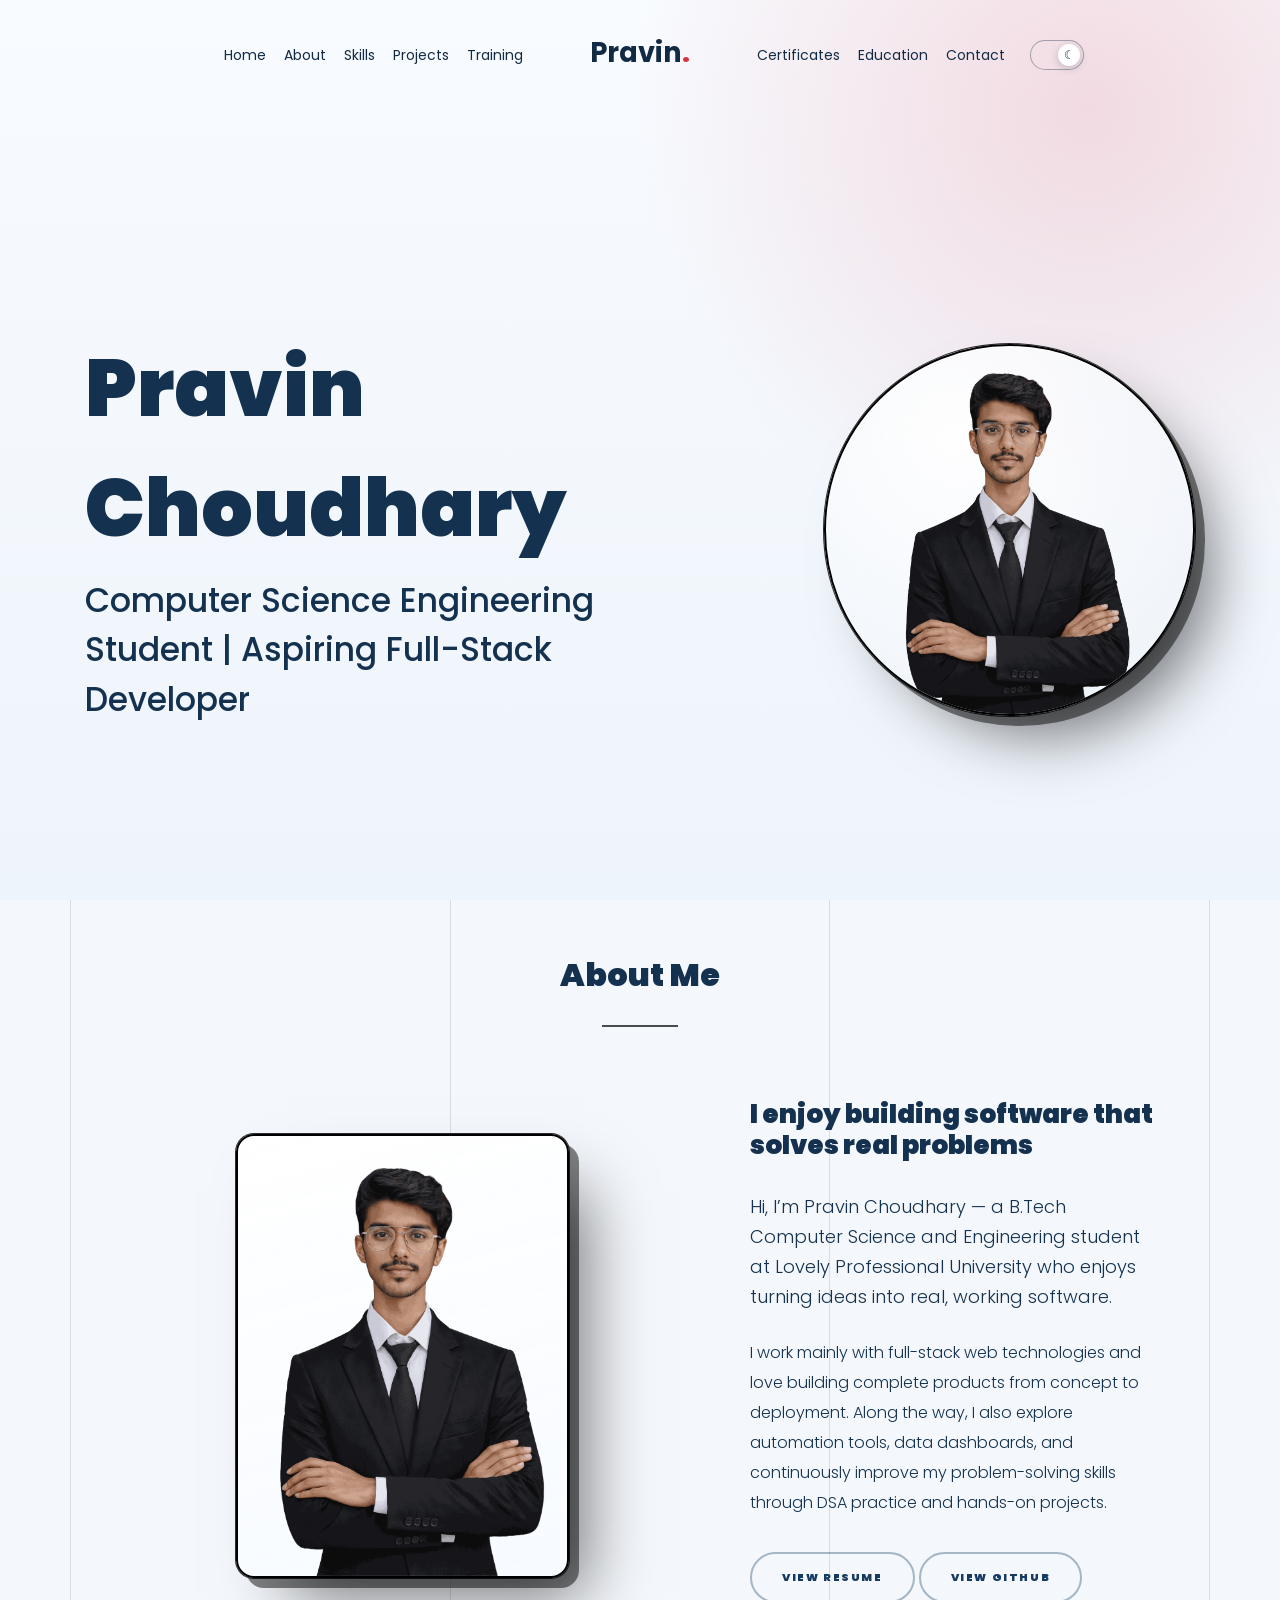
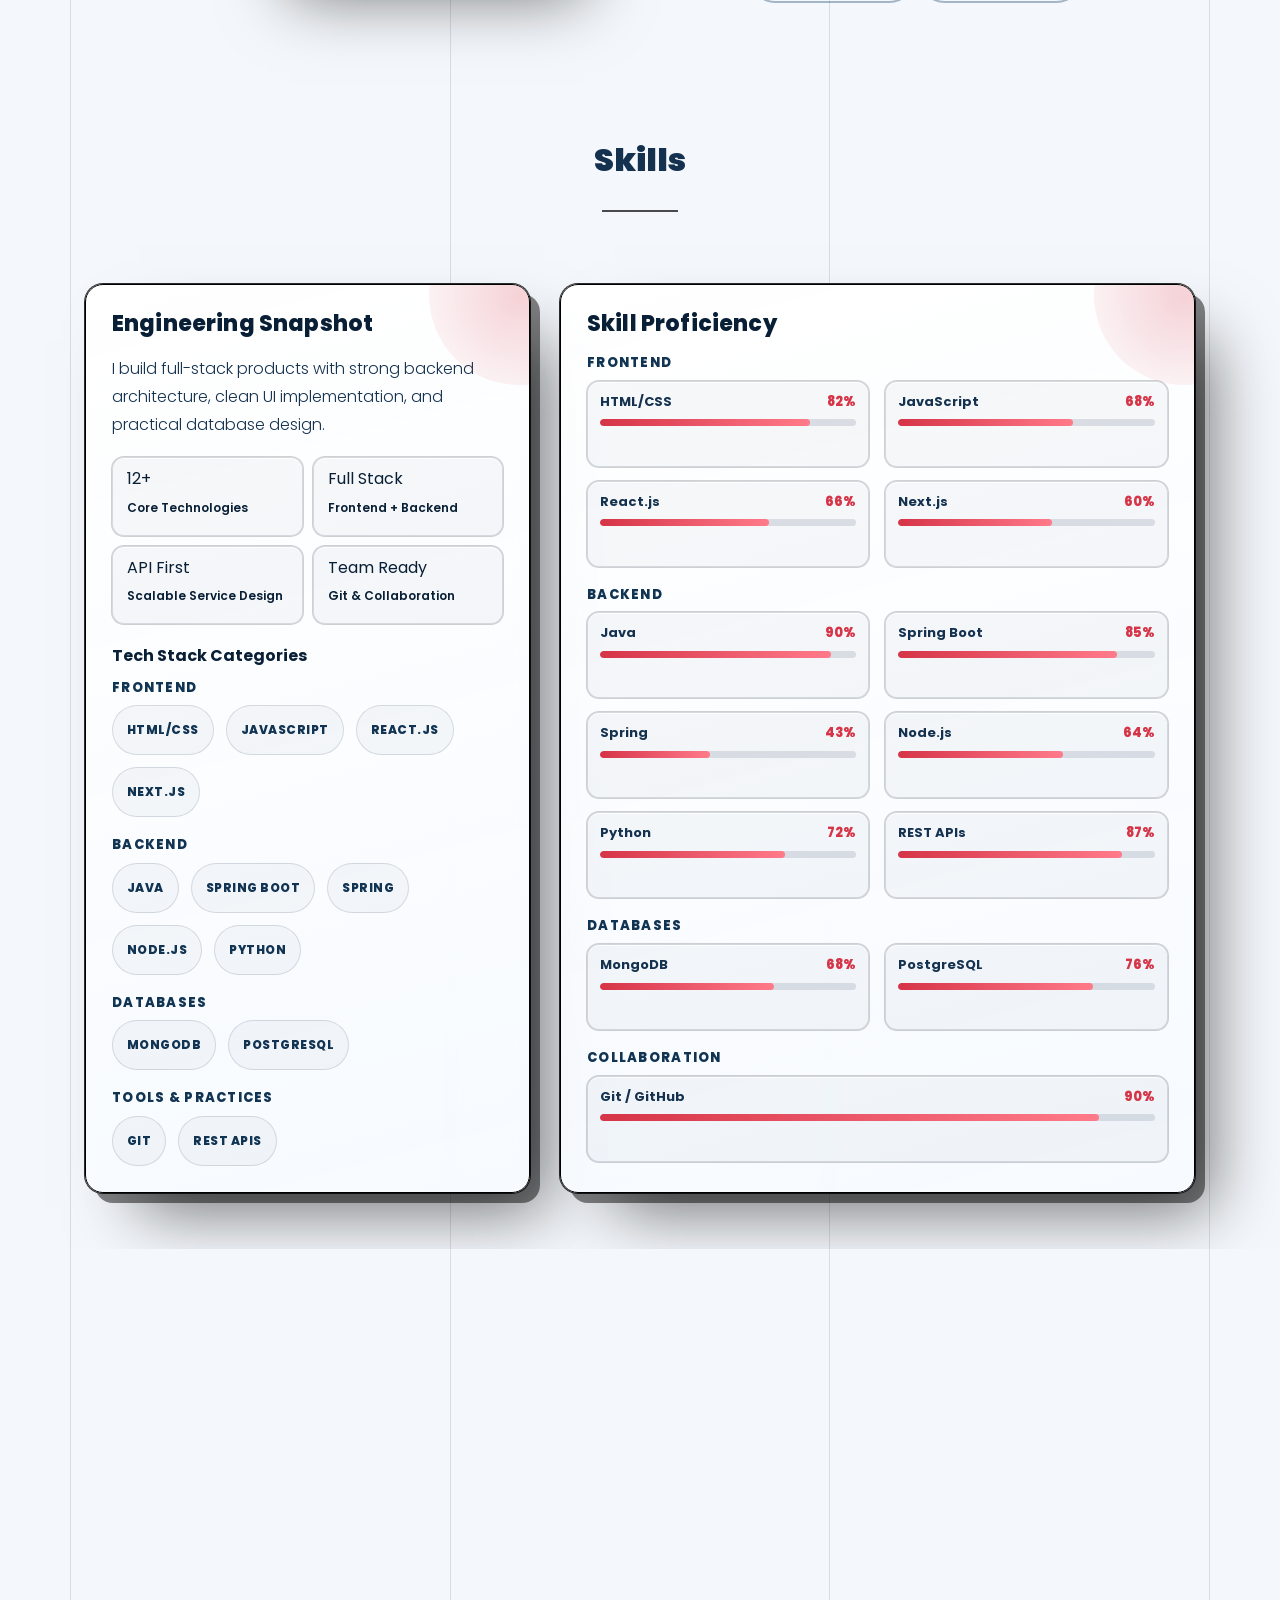
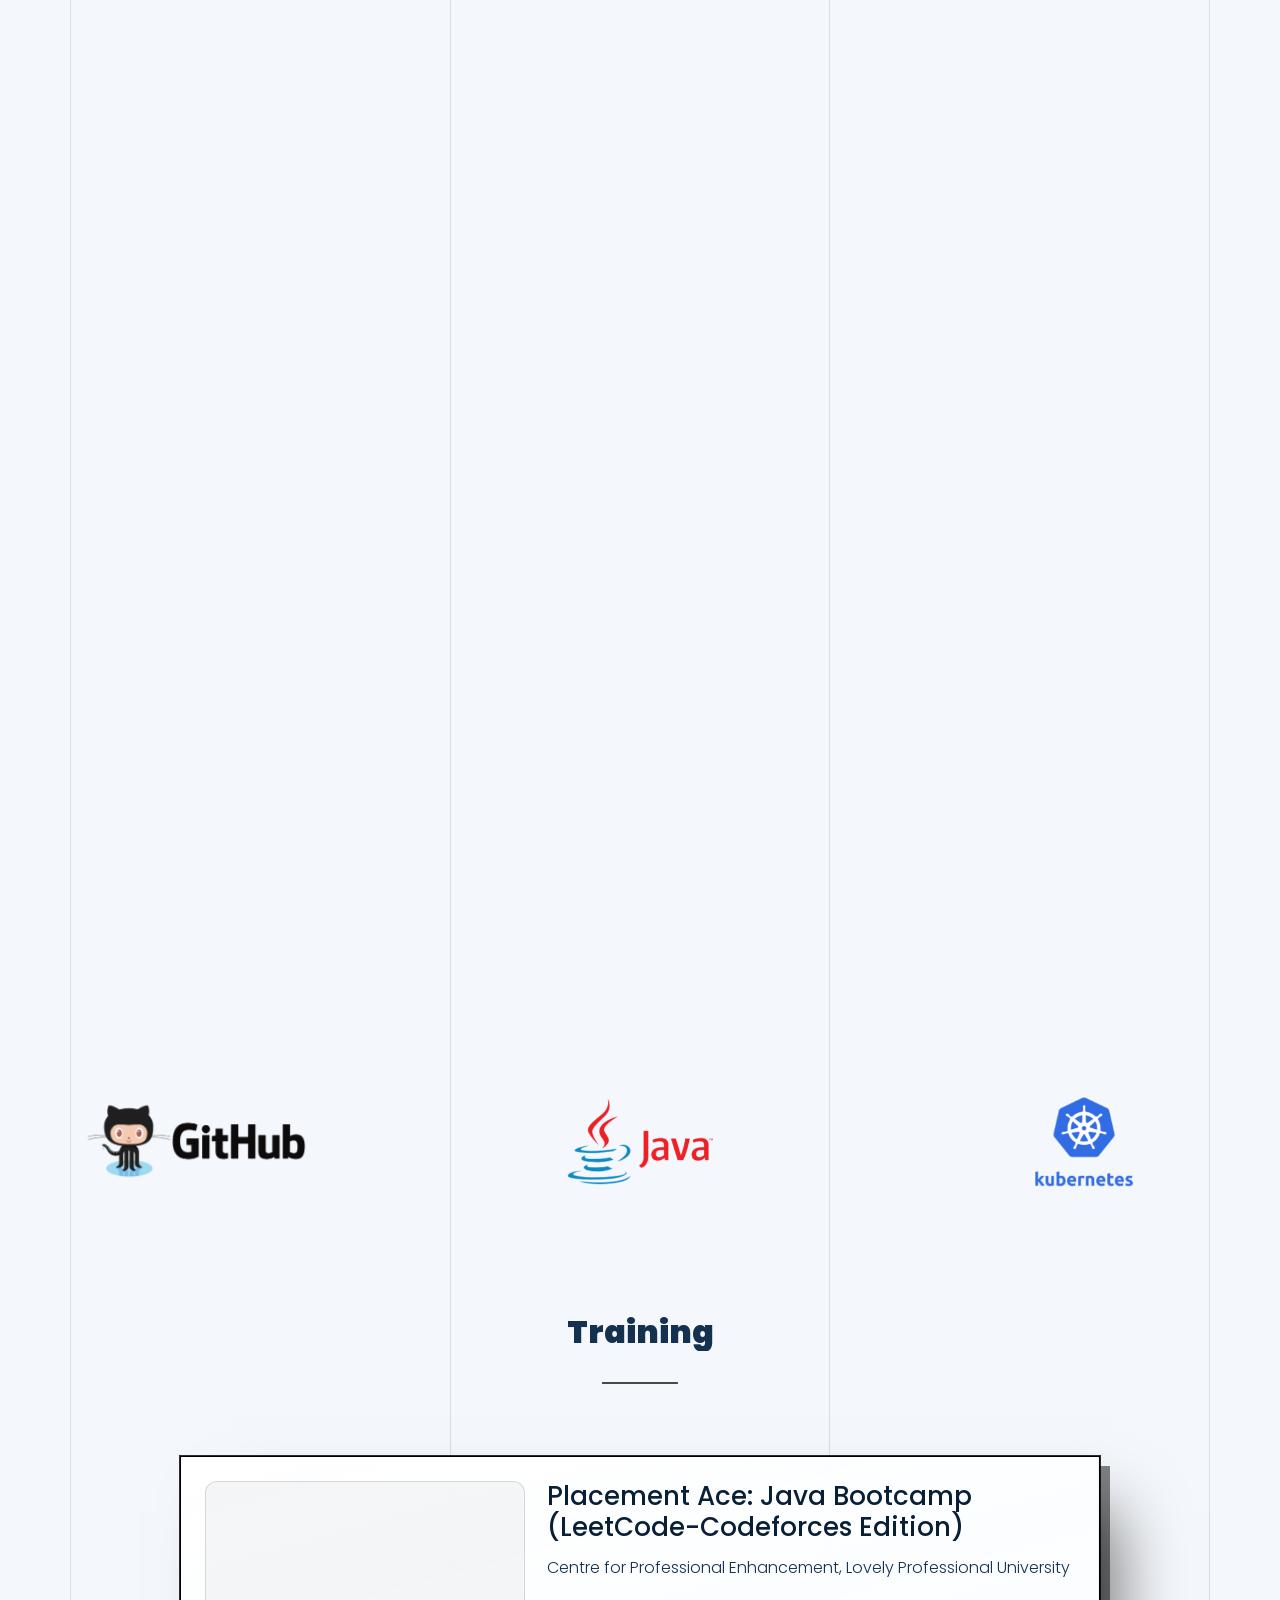
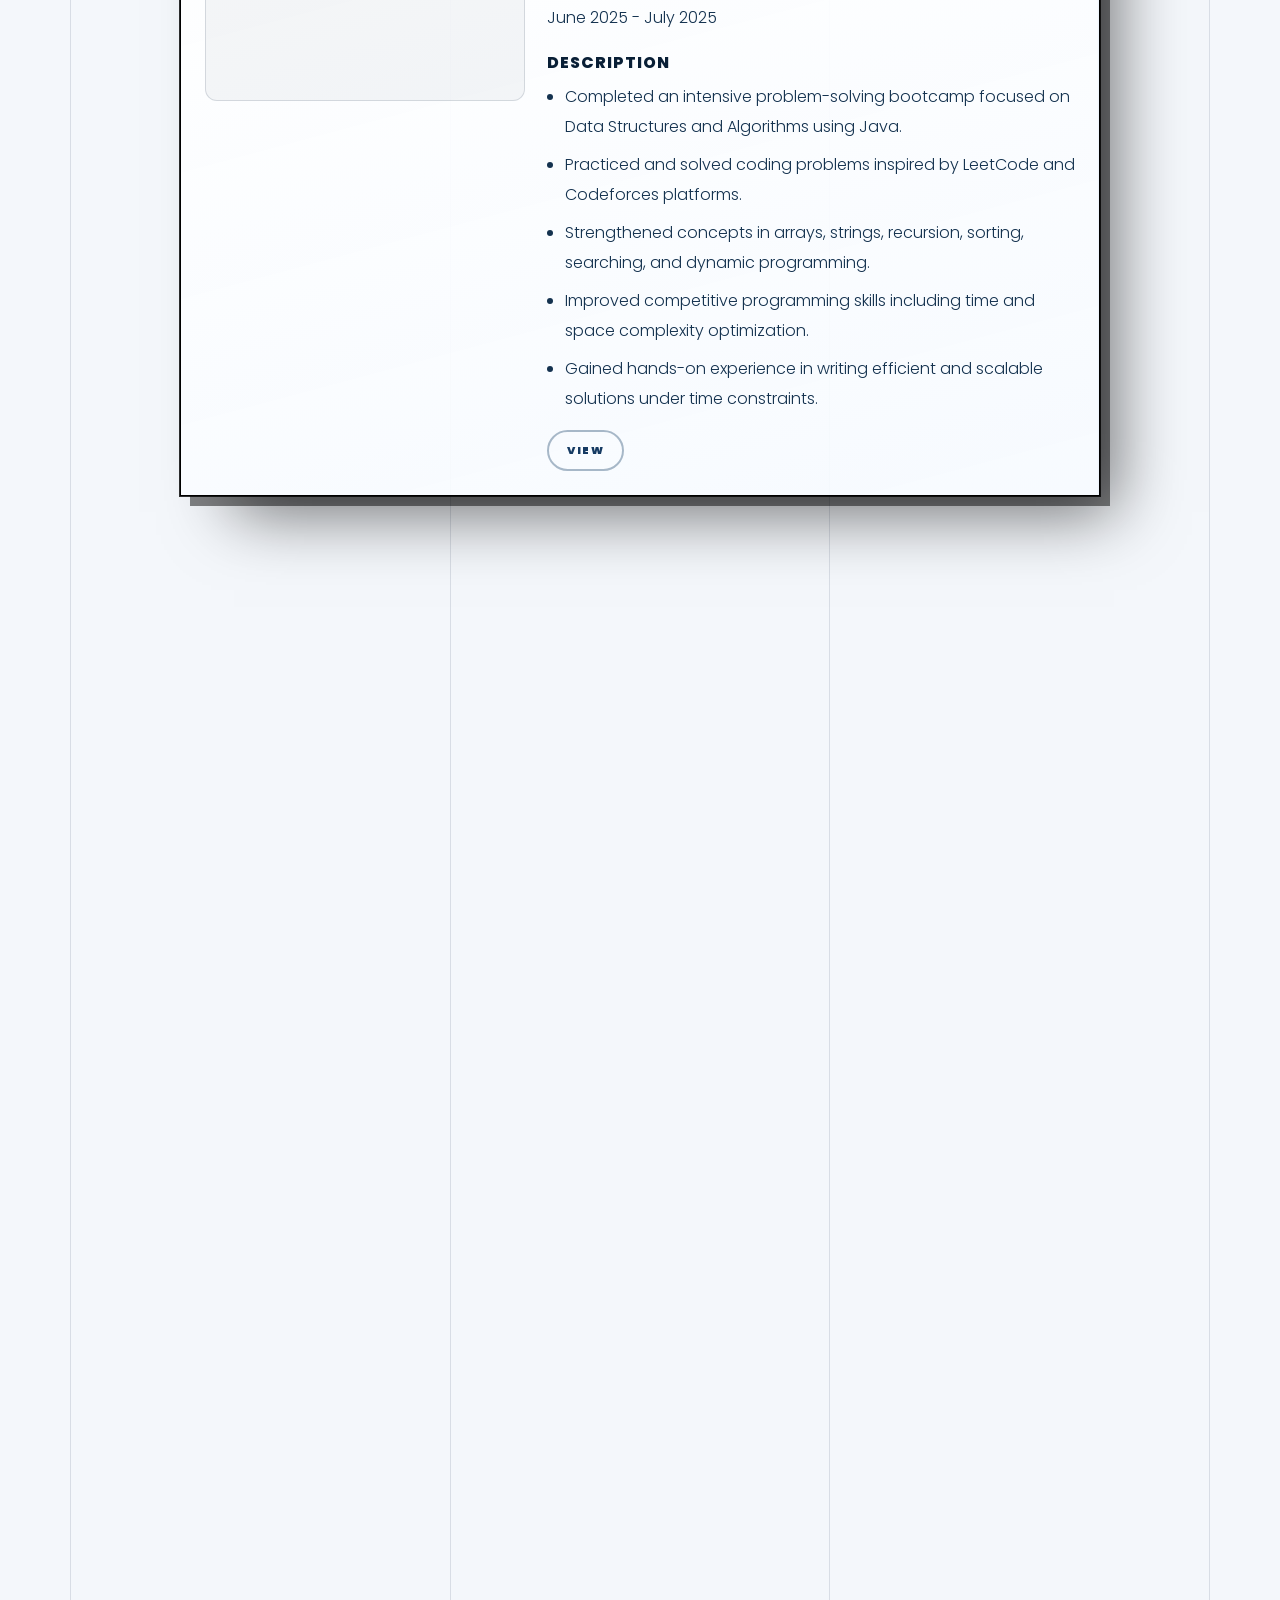
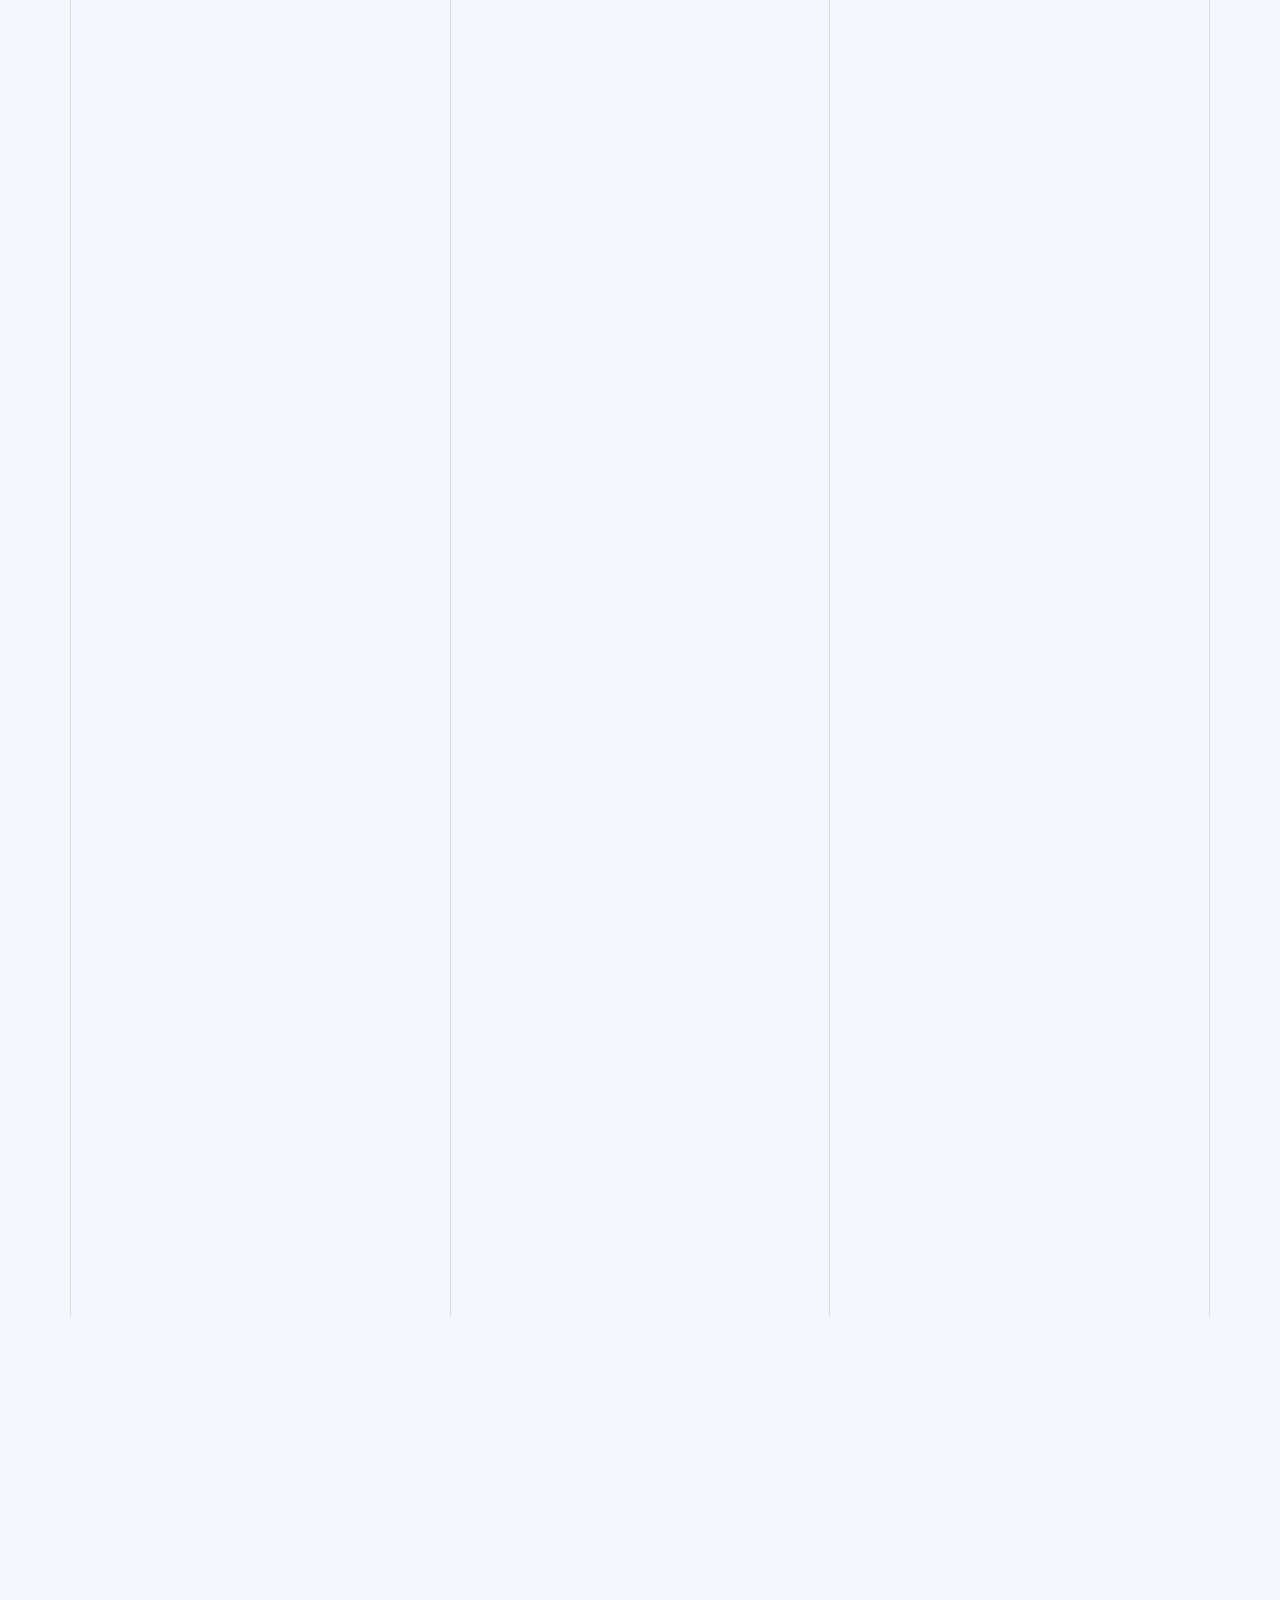
<file: index.html>
<!doctype html>
<html lang="en">
  <head>
    <title>axiom.dev</title>
    <meta charset="utf-8">
    <meta name="viewport" content="width=device-width, initial-scale=1, shrink-to-fit=no">

    <meta name="description" content="Portfolio of Pravin Choudhary, aspiring full-stack developer and CSE student.">
    <meta name="keywords" content="Pravin Choudhary, portfolio, aspiring full stack developer, Node.js, React.js, Java, Python">
    <meta name="author" content="Pravin Choudhary">
    <link rel="icon" type="image/png" href="images/axiom-I.png">
    <link rel="apple-touch-icon" href="images/auther-herox.png">

    <link rel="stylesheet" href="css/vendor/icomoon/style.css">
    <link rel="stylesheet" href="css/vendor/owl.carousel.min.css">
    <link rel="stylesheet" href="css/vendor/animate.min.css">
    <link rel="stylesheet" href="css/vendor/aos.css">
    <link rel="stylesheet" href="css/vendor/bootstrap.min.css">
    <link rel="stylesheet" href="css/vendor/jquery.fancybox.min.css">    

    <!-- Theme Style -->
    <link rel="stylesheet" href="css/style.css">
    <link rel="preload" href="js/scripts-dist.js" as="script">
    <link rel="preload" href="js/main.js" as="script">

    <script>
      (function () {
        try {
          if (localStorage.getItem("site-theme") !== "dark") {
            document.documentElement.classList.add("light-theme");
          }
        } catch (e) {}
      })();
    </script>

  </head>
  <body data-spy="scroll" data-target=".site-nav-target" data-offset="200">

    <nav class="unslate_co--site-mobile-menu">
      <div class="close-wrap d-flex">
        <a href="#" class="d-flex ml-auto js-menu-toggle">
          <span class="close-label">Close</span>
          <div class="close-times">
            <span class="bar1"></span>
            <span class="bar2"></span>
          </div>
        </a>
      </div>
      <div class="site-mobile-inner"></div>
    </nav>

    <div class="unslate_co--site-wrap">

      <div class="unslate_co--site-inner">

        <div class="lines-wrap">
          <div class="lines-inner">
            <div class="lines"></div>
          </div>
        </div>
        <!-- END lines -->
      
      <nav class="unslate_co--site-nav site-nav-target">

        <div class="container">
        
          <div class="row align-items-center justify-content-between text-left">
            <div class="col-md-5 text-right">
              <ul class="site-nav-ul js-clone-nav text-left d-none d-lg-inline-block">
                <li><a href="#home-section" class="nav-link">Home</a></li>
                <li><a href="#about-section" class="nav-link">About</a></li>
                <li><a href="#skills-section" class="nav-link">Skills</a></li>
                <li><a href="#portfolio-section" class="nav-link">Projects</a></li>
                <li><a href="#training-section" class="nav-link">Training</a></li>
              </ul>
            </div>
            <div class="site-logo pos-absolute">
              <a href="index.html" class="unslate_co--site-logo">Pravin<span>.</span></a>
            </div>
            <div class="col-md-5 text-right text-lg-left">
              <ul class="site-nav-ul js-clone-nav text-left d-none d-lg-inline-block">
                <li><a href="#journal-section" class="nav-link">Certificates</a></li>
                <li><a href="#education-section" class="nav-link">Education</a></li>
                <li><a href="#contact-section" class="nav-link">Contact</a></li>
              </ul>

              <button type="button" class="theme-toggle-btn js-theme-toggle" aria-label="Toggle color theme" title="Switch theme">
                <span class="theme-toggle-icon" aria-hidden="true"></span>
              </button>

              <ul class="site-nav-ul-none-onepage text-right d-inline-block d-lg-none">
                <li><a href="#" class="js-menu-toggle">Menu</a></li>
              </ul>

            </div>
          </div>
        </div>

      </nav>
      <!-- END nav -->

      <div class="cover-v1" id="home-section">
        <div class="container">
          <div class="row align-items-center hero-split-row">
            <div class="col-lg-6 hero-copy text-center text-lg-left">
              <h1 class="heading gsap-reveal-hero">Pravin Choudhary</h1>
              <h2 class="subheading gsap-reveal-hero">Computer Science Engineering Student | Aspiring Full-Stack Developer </h2>
            </div>

            <div class="col-lg-6 hero-visual text-center text-lg-right">
              <div class="hero-image-wrap gsap-reveal-hero">
                <img src="images/auther-hero-x.png" alt="Pravin Choudhary" class="img-fluid hero-image" loading="eager" decoding="async" fetchpriority="high" width="700" height="1050">
              </div>
            </div>

          </div>
        </div>


        

      </div>
      <!-- END .cover-v1 -->
      <div id="dynamic-sections">
        <div id="about-container"></div>
        <div id="skills-container"></div>
        <div id="projects-container"></div>
        <div id="training-container"></div>
        <div id="certificates-container"></div>
        <div id="education-container"></div>
        <div id="contact-container"></div>
      </div>

      </div> <!-- END .unslate_co-site-inner -->

      <footer class="unslate_co--footer unslate_co--section">
        <div class="container">
          <div class="row justify-content-center">
            <div class="col-md-7">
              
              <div class="footer-site-logo"><a href="#">Pravin<span>.</span></a></div>

              <ul class="footer-site-social">
                <li><a href="https://www.linkedin.com/in/pravinchoudhary09/" target="_blank">LinkedIn</a></li>
                <li><a href="https://github.com/PravinChoudhary11" target="_blank">GitHub</a></li>
                <li><a href="mailto:mail.pravinchoudhary@gmail.com">Email</a></li>
                <li><a href="tel:+918788941075">Mobile</a></li>
              </ul>

              <p class="site-copyright">
                Copyright &copy;
                <script>
                  document.write(new Date().getFullYear());
                </script> Pravin Choudhary. Designed and developed by Pravin Choudhary.
              </p>

            </div>
          </div>
        </div>
      </footer>

      
    </div>

    
    <!-- Loader -->
    <div id="unslate_co--overlayer"></div>
    <div class="site-loader-wrap">
      <div class="site-loader"></div>
    </div>

    <!-- Hidden static form so Netlify detects form fields from a dynamically loaded section -->
    <form name="contact" method="POST" data-netlify="true" netlify-honeypot="bot-field" hidden>
      <input type="hidden" name="form-name" value="contact">
      <input type="text" name="name">
      <input type="email" name="email">
      <textarea name="message"></textarea>
      <input name="bot-field">
    </form>

    <script src="js/theme.js"></script>
    <script src="js/section-loader.js"></script>

  </body>
</html>
</file>
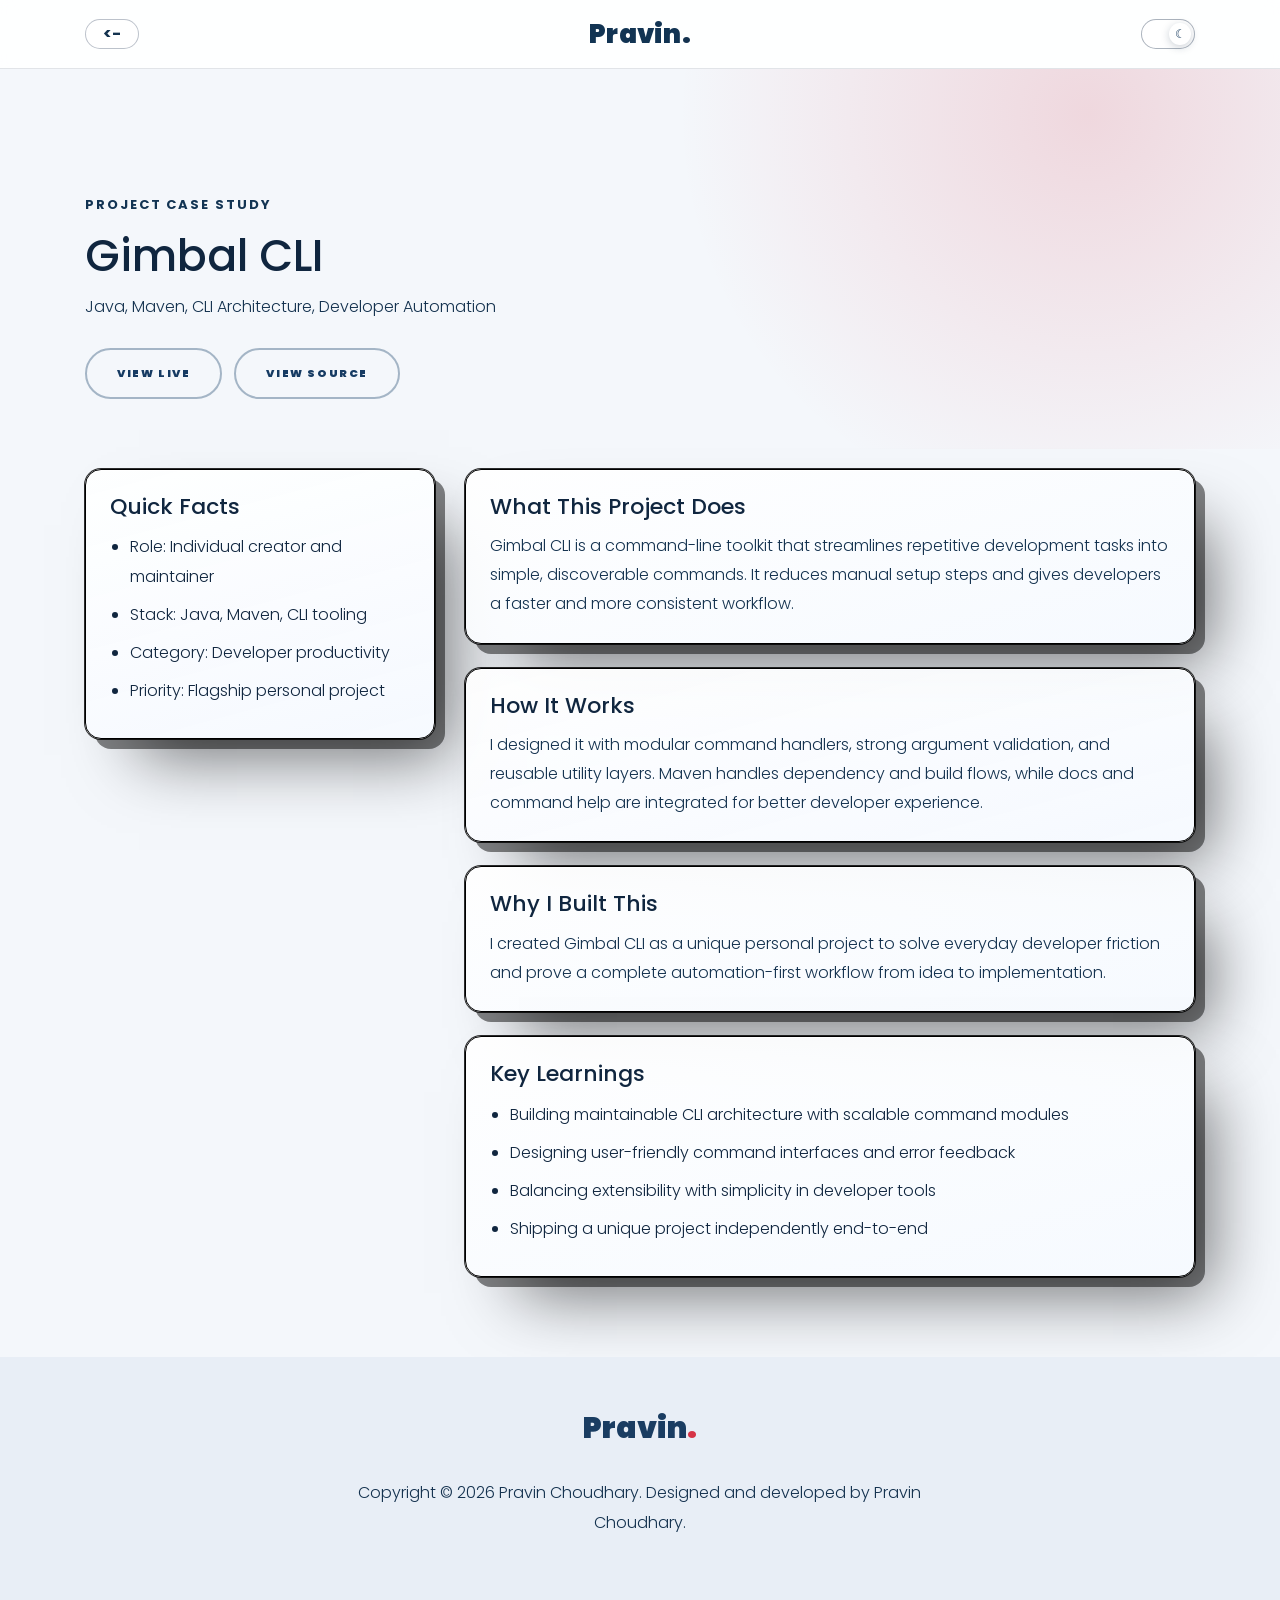
<file: project-detail.html>
<!doctype html>
<html lang="en">
  <head>
    <title>Project Detail - Pravin Choudhary</title>
    <meta charset="utf-8">
    <meta name="viewport" content="width=device-width, initial-scale=1, shrink-to-fit=no">

    <meta name="description" content="Detailed case study page for portfolio projects by Pravin Choudhary.">
    <meta name="author" content="Pravin Choudhary">
    <link rel="icon" type="image/png" href="images/icon.png">
    <link rel="apple-touch-icon" href="images/icon.png">

    <link rel="stylesheet" href="css/vendor/icomoon/style.css">
    <link rel="stylesheet" href="css/vendor/owl.carousel.min.css">
    <link rel="stylesheet" href="css/vendor/animate.min.css">
    <link rel="stylesheet" href="css/vendor/aos.css">
    <link rel="stylesheet" href="css/vendor/bootstrap.min.css">
    <link rel="stylesheet" href="css/vendor/jquery.fancybox.min.css">
    <link rel="stylesheet" href="css/style.css">

    <script>
      (function () {
        try {
          if (localStorage.getItem("site-theme") !== "dark") {
            document.documentElement.classList.add("light-theme");
          }
        } catch (e) {}
      })();
    </script>
  </head>
  <body class="project-detail-page">
    <div class="unslate_co--site-wrap">
      <div class="unslate_co--site-inner">
        <div class="project-detail-topbar">
          <div class="container">
            <div class="project-detail-topbar-inner">
              <a href="index.html#portfolio-section" class="project-back-link" aria-label="Back to Projects" title="Back to Projects">
                <span class="project-back-arrow" aria-hidden="true"> <- </span>
              </a>

              <a href="index.html" class="project-detail-brand">Pravin<span>.</span></a>

              <div class="project-topbar-actions">
                <button type="button" class="theme-toggle-btn js-theme-toggle" aria-label="Toggle color theme" title="Switch theme">
                  <span class="theme-toggle-icon" aria-hidden="true"></span>
                </button>
              </div>
            </div>
          </div>
        </div>

        <div class="project-detail-cover">
          <div class="container">
            <p class="project-detail-kicker" id="project-kicker">Project Case Study</p>
            <h1 class="project-detail-title" id="project-title">Loading project...</h1>
            <p class="project-detail-subtitle" id="project-subtitle"></p>

            <div class="project-detail-actions">
              <a id="project-live-link" class="btn btn-outline-pill btn-custom-light" href="#" target="_blank" rel="noopener noreferrer">View Live</a>
              <a id="project-source-link" class="btn btn-outline-pill btn-custom-light" href="#" target="_blank" rel="noopener noreferrer">View Source</a>
            </div>
          </div>
        </div>

        <section class="unslate_co--section project-detail-section">
          <div class="container">
            <div class="row">
              <div class="col-lg-4 mb-4 mb-lg-0">
                <div class="project-detail-panel">
                  <h3>Quick Facts</h3>
                  <ul class="project-facts" id="project-facts"></ul>
                </div>
              </div>
              <div class="col-lg-8">
                <div class="project-detail-panel mb-4">
                  <h3>What This Project Does</h3>
                  <p id="project-what"></p>
                </div>

                <div class="project-detail-panel mb-4">
                  <h3>How It Works</h3>
                  <p id="project-how"></p>
                </div>

                <div class="project-detail-panel mb-4">
                  <h3>Why I Built This</h3>
                  <p id="project-why"></p>
                </div>

                <div class="project-detail-panel">
                  <h3>Key Learnings</h3>
                  <ul id="project-learnings" class="project-learnings"></ul>
                </div>
              </div>
            </div>
          </div>
        </section>
      </div>

      <footer class="unslate_co--footer unslate_co--section">
        <div class="container">
          <div class="row justify-content-center">
            <div class="col-md-7 text-center">
              <div class="footer-site-logo"><a href="index.html">Pravin<span>.</span></a></div>
              <p class="site-copyright">
                Copyright &copy;
                <script>
                  document.write(new Date().getFullYear());
                </script>
                Pravin Choudhary. Designed and developed by Pravin Choudhary.
              </p>
            </div>
          </div>
        </div>
      </footer>
    </div>

    <script src="js/vendor/jquery-3.3.1.min.js"></script>
    <script src="js/vendor/bootstrap.min.js"></script>
    <script src="js/theme.js"></script>
    <script src="js/project-detail.js"></script>
  </body>
</html>
</file>
<file: css/vendor/icomoon/style.css>
@font-face {
  font-family: 'icomoon';
  src:  url('fonts/icomoon.eot?10si43');
  src:  url('fonts/icomoon.eot?10si43#iefix') format('embedded-opentype'),
    url('fonts/icomoon.ttf?10si43') format('truetype'),
    url('fonts/icomoon.woff?10si43') format('woff'),
    url('fonts/icomoon.svg?10si43#icomoon') format('svg');
  font-weight: normal;
  font-style: normal;
}

[class^="icon-"], [class*=" icon-"] {
  /* use !important to prevent issues with browser extensions that change fonts */
  font-family: 'icomoon' !important;
  speak: none;
  font-style: normal;
  font-weight: normal;
  font-variant: normal;
  text-transform: none;
  line-height: 1;

  /* Better Font Rendering =========== */
  -webkit-font-smoothing: antialiased;
  -moz-osx-font-smoothing: grayscale;
}

.icon-asterisk:before {
  content: "\f069";
}
.icon-plus:before {
  content: "\f067";
}
.icon-question:before {
  content: "\f128";
}
.icon-minus:before {
  content: "\f068";
}
.icon-glass:before {
  content: "\f000";
}
.icon-music:before {
  content: "\f001";
}
.icon-search:before {
  content: "\f002";
}
.icon-envelope-o:before {
  content: "\f003";
}
.icon-heart:before {
  content: "\f004";
}
.icon-star:before {
  content: "\f005";
}
.icon-star-o:before {
  content: "\f006";
}
.icon-user:before {
  content: "\f007";
}
.icon-film:before {
  content: "\f008";
}
.icon-th-large:before {
  content: "\f009";
}
.icon-th:before {
  content: "\f00a";
}
.icon-th-list:before {
  content: "\f00b";
}
.icon-check:before {
  content: "\f00c";
}
.icon-close:before {
  content: "\f00d";
}
.icon-remove:before {
  content: "\f00d";
}
.icon-times:before {
  content: "\f00d";
}
.icon-search-plus:before {
  content: "\f00e";
}
.icon-search-minus:before {
  content: "\f010";
}
.icon-power-off:before {
  content: "\f011";
}
.icon-signal:before {
  content: "\f012";
}
.icon-cog:before {
  content: "\f013";
}
.icon-gear:before {
  content: "\f013";
}
.icon-trash-o:before {
  content: "\f014";
}
.icon-home:before {
  content: "\f015";
}
.icon-file-o:before {
  content: "\f016";
}
.icon-clock-o:before {
  content: "\f017";
}
.icon-road:before {
  content: "\f018";
}
.icon-download:before {
  content: "\f019";
}
.icon-arrow-circle-o-down:before {
  content: "\f01a";
}
.icon-arrow-circle-o-up:before {
  content: "\f01b";
}
.icon-inbox:before {
  content: "\f01c";
}
.icon-play-circle-o:before {
  content: "\f01d";
}
.icon-repeat:before {
  content: "\f01e";
}
.icon-rotate-right:before {
  content: "\f01e";
}
.icon-refresh:before {
  content: "\f021";
}
.icon-list-alt:before {
  content: "\f022";
}
.icon-lock:before {
  content: "\f023";
}
.icon-flag:before {
  content: "\f024";
}
.icon-headphones:before {
  content: "\f025";
}
.icon-volume-off:before {
  content: "\f026";
}
.icon-volume-down:before {
  content: "\f027";
}
.icon-volume-up:before {
  content: "\f028";
}
.icon-qrcode:before {
  content: "\f029";
}
.icon-barcode:before {
  content: "\f02a";
}
.icon-tag:before {
  content: "\f02b";
}
.icon-tags:before {
  content: "\f02c";
}
.icon-book:before {
  content: "\f02d";
}
.icon-bookmark:before {
  content: "\f02e";
}
.icon-print:before {
  content: "\f02f";
}
.icon-camera:before {
  content: "\f030";
}
.icon-font:before {
  content: "\f031";
}
.icon-bold:before {
  content: "\f032";
}
.icon-italic:before {
  content: "\f033";
}
.icon-text-height:before {
  content: "\f034";
}
.icon-text-width:before {
  content: "\f035";
}
.icon-align-left:before {
  content: "\f036";
}
.icon-align-center:before {
  content: "\f037";
}
.icon-align-right:before {
  content: "\f038";
}
.icon-align-justify:before {
  content: "\f039";
}
.icon-list:before {
  content: "\f03a";
}
.icon-dedent:before {
  content: "\f03b";
}
.icon-outdent:before {
  content: "\f03b";
}
.icon-indent:before {
  content: "\f03c";
}
.icon-video-camera:before {
  content: "\f03d";
}
.icon-image:before {
  content: "\f03e";
}
.icon-photo:before {
  content: "\f03e";
}
.icon-picture-o:before {
  content: "\f03e";
}
.icon-pencil:before {
  content: "\f040";
}
.icon-map-marker:before {
  content: "\f041";
}
.icon-adjust:before {
  content: "\f042";
}
.icon-tint:before {
  content: "\f043";
}
.icon-edit:before {
  content: "\f044";
}
.icon-pencil-square-o:before {
  content: "\f044";
}
.icon-share-square-o:before {
  content: "\f045";
}
.icon-check-square-o:before {
  content: "\f046";
}
.icon-arrows:before {
  content: "\f047";
}
.icon-step-backward:before {
  content: "\f048";
}
.icon-fast-backward:before {
  content: "\f049";
}
.icon-backward:before {
  content: "\f04a";
}
.icon-play:before {
  content: "\f04b";
}
.icon-pause:before {
  content: "\f04c";
}
.icon-stop:before {
  content: "\f04d";
}
.icon-forward:before {
  content: "\f04e";
}
.icon-fast-forward:before {
  content: "\f050";
}
.icon-step-forward:before {
  content: "\f051";
}
.icon-eject:before {
  content: "\f052";
}
.icon-chevron-left:before {
  content: "\f053";
}
.icon-chevron-right:before {
  content: "\f054";
}
.icon-plus-circle:before {
  content: "\f055";
}
.icon-minus-circle:before {
  content: "\f056";
}
.icon-times-circle:before {
  content: "\f057";
}
.icon-check-circle:before {
  content: "\f058";
}
.icon-question-circle:before {
  content: "\f059";
}
.icon-info-circle:before {
  content: "\f05a";
}
.icon-crosshairs:before {
  content: "\f05b";
}
.icon-times-circle-o:before {
  content: "\f05c";
}
.icon-check-circle-o:before {
  content: "\f05d";
}
.icon-ban:before {
  content: "\f05e";
}
.icon-arrow-left:before {
  content: "\f060";
}
.icon-arrow-right:before {
  content: "\f061";
}
.icon-arrow-up:before {
  content: "\f062";
}
.icon-arrow-down:before {
  content: "\f063";
}
.icon-mail-forward:before {
  content: "\f064";
}
.icon-share:before {
  content: "\f064";
}
.icon-expand:before {
  content: "\f065";
}
.icon-compress:before {
  content: "\f066";
}
.icon-exclamation-circle:before {
  content: "\f06a";
}
.icon-gift:before {
  content: "\f06b";
}
.icon-leaf:before {
  content: "\f06c";
}
.icon-fire:before {
  content: "\f06d";
}
.icon-eye:before {
  content: "\f06e";
}
.icon-eye-slash:before {
  content: "\f070";
}
.icon-exclamation-triangle:before {
  content: "\f071";
}
.icon-warning:before {
  content: "\f071";
}
.icon-plane:before {
  content: "\f072";
}
.icon-calendar:before {
  content: "\f073";
}
.icon-random:before {
  content: "\f074";
}
.icon-comment:before {
  content: "\f075";
}
.icon-magnet:before {
  content: "\f076";
}
.icon-chevron-up:before {
  content: "\f077";
}
.icon-chevron-down:before {
  content: "\f078";
}
.icon-retweet:before {
  content: "\f079";
}
.icon-shopping-cart:before {
  content: "\f07a";
}
.icon-folder:before {
  content: "\f07b";
}
.icon-folder-open:before {
  content: "\f07c";
}
.icon-arrows-v:before {
  content: "\f07d";
}
.icon-arrows-h:before {
  content: "\f07e";
}
.icon-bar-chart:before {
  content: "\f080";
}
.icon-bar-chart-o:before {
  content: "\f080";
}
.icon-twitter-square:before {
  content: "\f081";
}
.icon-facebook-square:before {
  content: "\f082";
}
.icon-camera-retro:before {
  content: "\f083";
}
.icon-key:before {
  content: "\f084";
}
.icon-cogs:before {
  content: "\f085";
}
.icon-gears:before {
  content: "\f085";
}
.icon-comments:before {
  content: "\f086";
}
.icon-thumbs-o-up:before {
  content: "\f087";
}
.icon-thumbs-o-down:before {
  content: "\f088";
}
.icon-star-half:before {
  content: "\f089";
}
.icon-heart-o:before {
  content: "\f08a";
}
.icon-sign-out:before {
  content: "\f08b";
}
.icon-linkedin-square:before {
  content: "\f08c";
}
.icon-thumb-tack:before {
  content: "\f08d";
}
.icon-external-link:before {
  content: "\f08e";
}
.icon-sign-in:before {
  content: "\f090";
}
.icon-trophy:before {
  content: "\f091";
}
.icon-github-square:before {
  content: "\f092";
}
.icon-upload:before {
  content: "\f093";
}
.icon-lemon-o:before {
  content: "\f094";
}
.icon-phone:before {
  content: "\f095";
}
.icon-square-o:before {
  content: "\f096";
}
.icon-bookmark-o:before {
  content: "\f097";
}
.icon-phone-square:before {
  content: "\f098";
}
.icon-twitter:before {
  content: "\f099";
}
.icon-facebook:before {
  content: "\f09a";
}
.icon-facebook-f:before {
  content: "\f09a";
}
.icon-github:before {
  content: "\f09b";
}
.icon-unlock:before {
  content: "\f09c";
}
.icon-credit-card:before {
  content: "\f09d";
}
.icon-feed:before {
  content: "\f09e";
}
.icon-rss:before {
  content: "\f09e";
}
.icon-hdd-o:before {
  content: "\f0a0";
}
.icon-bullhorn:before {
  content: "\f0a1";
}
.icon-bell-o:before {
  content: "\f0a2";
}
.icon-certificate:before {
  content: "\f0a3";
}
.icon-hand-o-right:before {
  content: "\f0a4";
}
.icon-hand-o-left:before {
  content: "\f0a5";
}
.icon-hand-o-up:before {
  content: "\f0a6";
}
.icon-hand-o-down:before {
  content: "\f0a7";
}
.icon-arrow-circle-left:before {
  content: "\f0a8";
}
.icon-arrow-circle-right:before {
  content: "\f0a9";
}
.icon-arrow-circle-up:before {
  content: "\f0aa";
}
.icon-arrow-circle-down:before {
  content: "\f0ab";
}
.icon-globe:before {
  content: "\f0ac";
}
.icon-wrench:before {
  content: "\f0ad";
}
.icon-tasks:before {
  content: "\f0ae";
}
.icon-filter:before {
  content: "\f0b0";
}
.icon-briefcase:before {
  content: "\f0b1";
}
.icon-arrows-alt:before {
  content: "\f0b2";
}
.icon-group:before {
  content: "\f0c0";
}
.icon-users:before {
  content: "\f0c0";
}
.icon-chain:before {
  content: "\f0c1";
}
.icon-link:before {
  content: "\f0c1";
}
.icon-cloud:before {
  content: "\f0c2";
}
.icon-flask:before {
  content: "\f0c3";
}
.icon-cut:before {
  content: "\f0c4";
}
.icon-scissors:before {
  content: "\f0c4";
}
.icon-copy:before {
  content: "\f0c5";
}
.icon-files-o:before {
  content: "\f0c5";
}
.icon-paperclip:before {
  content: "\f0c6";
}
.icon-floppy-o:before {
  content: "\f0c7";
}
.icon-save:before {
  content: "\f0c7";
}
.icon-square:before {
  content: "\f0c8";
}
.icon-bars:before {
  content: "\f0c9";
}
.icon-navicon:before {
  content: "\f0c9";
}
.icon-reorder:before {
  content: "\f0c9";
}
.icon-list-ul:before {
  content: "\f0ca";
}
.icon-list-ol:before {
  content: "\f0cb";
}
.icon-strikethrough:before {
  content: "\f0cc";
}
.icon-underline:before {
  content: "\f0cd";
}
.icon-table:before {
  content: "\f0ce";
}
.icon-magic:before {
  content: "\f0d0";
}
.icon-truck:before {
  content: "\f0d1";
}
.icon-pinterest:before {
  content: "\f0d2";
}
.icon-pinterest-square:before {
  content: "\f0d3";
}
.icon-google-plus-square:before {
  content: "\f0d4";
}
.icon-google-plus:before {
  content: "\f0d5";
}
.icon-money:before {
  content: "\f0d6";
}
.icon-caret-down:before {
  content: "\f0d7";
}
.icon-caret-up:before {
  content: "\f0d8";
}
.icon-caret-left:before {
  content: "\f0d9";
}
.icon-caret-right:before {
  content: "\f0da";
}
.icon-columns:before {
  content: "\f0db";
}
.icon-sort:before {
  content: "\f0dc";
}
.icon-unsorted:before {
  content: "\f0dc";
}
.icon-sort-desc:before {
  content: "\f0dd";
}
.icon-sort-down:before {
  content: "\f0dd";
}
.icon-sort-asc:before {
  content: "\f0de";
}
.icon-sort-up:before {
  content: "\f0de";
}
.icon-envelope:before {
  content: "\f0e0";
}
.icon-linkedin:before {
  content: "\f0e1";
}
.icon-rotate-left:before {
  content: "\f0e2";
}
.icon-undo:before {
  content: "\f0e2";
}
.icon-gavel:before {
  content: "\f0e3";
}
.icon-legal:before {
  content: "\f0e3";
}
.icon-dashboard:before {
  content: "\f0e4";
}
.icon-tachometer:before {
  content: "\f0e4";
}
.icon-comment-o:before {
  content: "\f0e5";
}
.icon-comments-o:before {
  content: "\f0e6";
}
.icon-bolt:before {
  content: "\f0e7";
}
.icon-flash:before {
  content: "\f0e7";
}
.icon-sitemap:before {
  content: "\f0e8";
}
.icon-umbrella:before {
  content: "\f0e9";
}
.icon-clipboard:before {
  content: "\f0ea";
}
.icon-paste:before {
  content: "\f0ea";
}
.icon-lightbulb-o:before {
  content: "\f0eb";
}
.icon-exchange:before {
  content: "\f0ec";
}
.icon-cloud-download:before {
  content: "\f0ed";
}
.icon-cloud-upload:before {
  content: "\f0ee";
}
.icon-user-md:before {
  content: "\f0f0";
}
.icon-stethoscope:before {
  content: "\f0f1";
}
.icon-suitcase:before {
  content: "\f0f2";
}
.icon-bell:before {
  content: "\f0f3";
}
.icon-coffee:before {
  content: "\f0f4";
}
.icon-cutlery:before {
  content: "\f0f5";
}
.icon-file-text-o:before {
  content: "\f0f6";
}
.icon-building-o:before {
  content: "\f0f7";
}
.icon-hospital-o:before {
  content: "\f0f8";
}
.icon-ambulance:before {
  content: "\f0f9";
}
.icon-medkit:before {
  content: "\f0fa";
}
.icon-fighter-jet:before {
  content: "\f0fb";
}
.icon-beer:before {
  content: "\f0fc";
}
.icon-h-square:before {
  content: "\f0fd";
}
.icon-plus-square:before {
  content: "\f0fe";
}
.icon-angle-double-left:before {
  content: "\f100";
}
.icon-angle-double-right:before {
  content: "\f101";
}
.icon-angle-double-up:before {
  content: "\f102";
}
.icon-angle-double-down:before {
  content: "\f103";
}
.icon-angle-left:before {
  content: "\f104";
}
.icon-angle-right:before {
  content: "\f105";
}
.icon-angle-up:before {
  content: "\f106";
}
.icon-angle-down:before {
  content: "\f107";
}
.icon-desktop:before {
  content: "\f108";
}
.icon-laptop:before {
  content: "\f109";
}
.icon-tablet:before {
  content: "\f10a";
}
.icon-mobile:before {
  content: "\f10b";
}
.icon-mobile-phone:before {
  content: "\f10b";
}
.icon-circle-o:before {
  content: "\f10c";
}
.icon-quote-left:before {
  content: "\f10d";
}
.icon-quote-right:before {
  content: "\f10e";
}
.icon-spinner:before {
  content: "\f110";
}
.icon-circle:before {
  content: "\f111";
}
.icon-mail-reply:before {
  content: "\f112";
}
.icon-reply:before {
  content: "\f112";
}
.icon-github-alt:before {
  content: "\f113";
}
.icon-folder-o:before {
  content: "\f114";
}
.icon-folder-open-o:before {
  content: "\f115";
}
.icon-smile-o:before {
  content: "\f118";
}
.icon-frown-o:before {
  content: "\f119";
}
.icon-meh-o:before {
  content: "\f11a";
}
.icon-gamepad:before {
  content: "\f11b";
}
.icon-keyboard-o:before {
  content: "\f11c";
}
.icon-flag-o:before {
  content: "\f11d";
}
.icon-flag-checkered:before {
  content: "\f11e";
}
.icon-terminal:before {
  content: "\f120";
}
.icon-code:before {
  content: "\f121";
}
.icon-mail-reply-all:before {
  content: "\f122";
}
.icon-reply-all:before {
  content: "\f122";
}
.icon-star-half-empty:before {
  content: "\f123";
}
.icon-star-half-full:before {
  content: "\f123";
}
.icon-star-half-o:before {
  content: "\f123";
}
.icon-location-arrow:before {
  content: "\f124";
}
.icon-crop:before {
  content: "\f125";
}
.icon-code-fork:before {
  content: "\f126";
}
.icon-chain-broken:before {
  content: "\f127";
}
.icon-unlink:before {
  content: "\f127";
}
.icon-info:before {
  content: "\f129";
}
.icon-exclamation:before {
  content: "\f12a";
}
.icon-superscript:before {
  content: "\f12b";
}
.icon-subscript:before {
  content: "\f12c";
}
.icon-eraser:before {
  content: "\f12d";
}
.icon-puzzle-piece:before {
  content: "\f12e";
}
.icon-microphone:before {
  content: "\f130";
}
.icon-microphone-slash:before {
  content: "\f131";
}
.icon-shield:before {
  content: "\f132";
}
.icon-calendar-o:before {
  content: "\f133";
}
.icon-fire-extinguisher:before {
  content: "\f134";
}
.icon-rocket:before {
  content: "\f135";
}
.icon-maxcdn:before {
  content: "\f136";
}
.icon-chevron-circle-left:before {
  content: "\f137";
}
.icon-chevron-circle-right:before {
  content: "\f138";
}
.icon-chevron-circle-up:before {
  content: "\f139";
}
.icon-chevron-circle-down:before {
  content: "\f13a";
}
.icon-html5:before {
  content: "\f13b";
}
.icon-css3:before {
  content: "\f13c";
}
.icon-anchor:before {
  content: "\f13d";
}
.icon-unlock-alt:before {
  content: "\f13e";
}
.icon-bullseye:before {
  content: "\f140";
}
.icon-ellipsis-h:before {
  content: "\f141";
}
.icon-ellipsis-v:before {
  content: "\f142";
}
.icon-rss-square:before {
  content: "\f143";
}
.icon-play-circle:before {
  content: "\f144";
}
.icon-ticket:before {
  content: "\f145";
}
.icon-minus-square:before {
  content: "\f146";
}
.icon-minus-square-o:before {
  content: "\f147";
}
.icon-level-up:before {
  content: "\f148";
}
.icon-level-down:before {
  content: "\f149";
}
.icon-check-square:before {
  content: "\f14a";
}
.icon-pencil-square:before {
  content: "\f14b";
}
.icon-external-link-square:before {
  content: "\f14c";
}
.icon-share-square:before {
  content: "\f14d";
}
.icon-compass:before {
  content: "\f14e";
}
.icon-caret-square-o-down:before {
  content: "\f150";
}
.icon-toggle-down:before {
  content: "\f150";
}
.icon-caret-square-o-up:before {
  content: "\f151";
}
.icon-toggle-up:before {
  content: "\f151";
}
.icon-caret-square-o-right:before {
  content: "\f152";
}
.icon-toggle-right:before {
  content: "\f152";
}
.icon-eur:before {
  content: "\f153";
}
.icon-euro:before {
  content: "\f153";
}
.icon-gbp:before {
  content: "\f154";
}
.icon-dollar:before {
  content: "\f155";
}
.icon-usd:before {
  content: "\f155";
}
.icon-inr:before {
  content: "\f156";
}
.icon-rupee:before {
  content: "\f156";
}
.icon-cny:before {
  content: "\f157";
}
.icon-jpy:before {
  content: "\f157";
}
.icon-rmb:before {
  content: "\f157";
}
.icon-yen:before {
  content: "\f157";
}
.icon-rouble:before {
  content: "\f158";
}
.icon-rub:before {
  content: "\f158";
}
.icon-ruble:before {
  content: "\f158";
}
.icon-krw:before {
  content: "\f159";
}
.icon-won:before {
  content: "\f159";
}
.icon-bitcoin:before {
  content: "\f15a";
}
.icon-btc:before {
  content: "\f15a";
}
.icon-file:before {
  content: "\f15b";
}
.icon-file-text:before {
  content: "\f15c";
}
.icon-sort-alpha-asc:before {
  content: "\f15d";
}
.icon-sort-alpha-desc:before {
  content: "\f15e";
}
.icon-sort-amount-asc:before {
  content: "\f160";
}
.icon-sort-amount-desc:before {
  content: "\f161";
}
.icon-sort-numeric-asc:before {
  content: "\f162";
}
.icon-sort-numeric-desc:before {
  content: "\f163";
}
.icon-thumbs-up:before {
  content: "\f164";
}
.icon-thumbs-down:before {
  content: "\f165";
}
.icon-youtube-square:before {
  content: "\f166";
}
.icon-youtube:before {
  content: "\f167";
}
.icon-xing:before {
  content: "\f168";
}
.icon-xing-square:before {
  content: "\f169";
}
.icon-youtube-play:before {
  content: "\f16a";
}
.icon-dropbox:before {
  content: "\f16b";
}
.icon-stack-overflow:before {
  content: "\f16c";
}
.icon-instagram:before {
  content: "\f16d";
}
.icon-flickr:before {
  content: "\f16e";
}
.icon-adn:before {
  content: "\f170";
}
.icon-bitbucket:before {
  content: "\f171";
}
.icon-bitbucket-square:before {
  content: "\f172";
}
.icon-tumblr:before {
  content: "\f173";
}
.icon-tumblr-square:before {
  content: "\f174";
}
.icon-long-arrow-down:before {
  content: "\f175";
}
.icon-long-arrow-up:before {
  content: "\f176";
}
.icon-long-arrow-left:before {
  content: "\f177";
}
.icon-long-arrow-right:before {
  content: "\f178";
}
.icon-apple:before {
  content: "\f179";
}
.icon-windows:before {
  content: "\f17a";
}
.icon-android:before {
  content: "\f17b";
}
.icon-linux:before {
  content: "\f17c";
}
.icon-dribbble:before {
  content: "\f17d";
}
.icon-skype:before {
  content: "\f17e";
}
.icon-foursquare:before {
  content: "\f180";
}
.icon-trello:before {
  content: "\f181";
}
.icon-female:before {
  content: "\f182";
}
.icon-male:before {
  content: "\f183";
}
.icon-gittip:before {
  content: "\f184";
}
.icon-gratipay:before {
  content: "\f184";
}
.icon-sun-o:before {
  content: "\f185";
}
.icon-moon-o:before {
  content: "\f186";
}
.icon-archive:before {
  content: "\f187";
}
.icon-bug:before {
  content: "\f188";
}
.icon-vk:before {
  content: "\f189";
}
.icon-weibo:before {
  content: "\f18a";
}
.icon-renren:before {
  content: "\f18b";
}
.icon-pagelines:before {
  content: "\f18c";
}
.icon-stack-exchange:before {
  content: "\f18d";
}
.icon-arrow-circle-o-right:before {
  content: "\f18e";
}
.icon-arrow-circle-o-left:before {
  content: "\f190";
}
.icon-caret-square-o-left:before {
  content: "\f191";
}
.icon-toggle-left:before {
  content: "\f191";
}
.icon-dot-circle-o:before {
  content: "\f192";
}
.icon-wheelchair:before {
  content: "\f193";
}
.icon-vimeo-square:before {
  content: "\f194";
}
.icon-try:before {
  content: "\f195";
}
.icon-turkish-lira:before {
  content: "\f195";
}
.icon-plus-square-o:before {
  content: "\f196";
}
.icon-space-shuttle:before {
  content: "\f197";
}
.icon-slack:before {
  content: "\f198";
}
.icon-envelope-square:before {
  content: "\f199";
}
.icon-wordpress:before {
  content: "\f19a";
}
.icon-openid:before {
  content: "\f19b";
}
.icon-bank:before {
  content: "\f19c";
}
.icon-institution:before {
  content: "\f19c";
}
.icon-university:before {
  content: "\f19c";
}
.icon-graduation-cap:before {
  content: "\f19d";
}
.icon-mortar-board:before {
  content: "\f19d";
}
.icon-yahoo:before {
  content: "\f19e";
}
.icon-google:before {
  content: "\f1a0";
}
.icon-reddit:before {
  content: "\f1a1";
}
.icon-reddit-square:before {
  content: "\f1a2";
}
.icon-stumbleupon-circle:before {
  content: "\f1a3";
}
.icon-stumbleupon:before {
  content: "\f1a4";
}
.icon-delicious:before {
  content: "\f1a5";
}
.icon-digg:before {
  content: "\f1a6";
}
.icon-pied-piper-pp:before {
  content: "\f1a7";
}
.icon-pied-piper-alt:before {
  content: "\f1a8";
}
.icon-drupal:before {
  content: "\f1a9";
}
.icon-joomla:before {
  content: "\f1aa";
}
.icon-language:before {
  content: "\f1ab";
}
.icon-fax:before {
  content: "\f1ac";
}
.icon-building:before {
  content: "\f1ad";
}
.icon-child:before {
  content: "\f1ae";
}
.icon-paw:before {
  content: "\f1b0";
}
.icon-spoon:before {
  content: "\f1b1";
}
.icon-cube:before {
  content: "\f1b2";
}
.icon-cubes:before {
  content: "\f1b3";
}
.icon-behance:before {
  content: "\f1b4";
}
.icon-behance-square:before {
  content: "\f1b5";
}
.icon-steam:before {
  content: "\f1b6";
}
.icon-steam-square:before {
  content: "\f1b7";
}
.icon-recycle:before {
  content: "\f1b8";
}
.icon-automobile:before {
  content: "\f1b9";
}
.icon-car:before {
  content: "\f1b9";
}
.icon-cab:before {
  content: "\f1ba";
}
.icon-taxi:before {
  content: "\f1ba";
}
.icon-tree:before {
  content: "\f1bb";
}
.icon-spotify:before {
  content: "\f1bc";
}
.icon-deviantart:before {
  content: "\f1bd";
}
.icon-soundcloud:before {
  content: "\f1be";
}
.icon-database:before {
  content: "\f1c0";
}
.icon-file-pdf-o:before {
  content: "\f1c1";
}
.icon-file-word-o:before {
  content: "\f1c2";
}
.icon-file-excel-o:before {
  content: "\f1c3";
}
.icon-file-powerpoint-o:before {
  content: "\f1c4";
}
.icon-file-image-o:before {
  content: "\f1c5";
}
.icon-file-photo-o:before {
  content: "\f1c5";
}
.icon-file-picture-o:before {
  content: "\f1c5";
}
.icon-file-archive-o:before {
  content: "\f1c6";
}
.icon-file-zip-o:before {
  content: "\f1c6";
}
.icon-file-audio-o:before {
  content: "\f1c7";
}
.icon-file-sound-o:before {
  content: "\f1c7";
}
.icon-file-movie-o:before {
  content: "\f1c8";
}
.icon-file-video-o:before {
  content: "\f1c8";
}
.icon-file-code-o:before {
  content: "\f1c9";
}
.icon-vine:before {
  content: "\f1ca";
}
.icon-codepen:before {
  content: "\f1cb";
}
.icon-jsfiddle:before {
  content: "\f1cc";
}
.icon-life-bouy:before {
  content: "\f1cd";
}
.icon-life-buoy:before {
  content: "\f1cd";
}
.icon-life-ring:before {
  content: "\f1cd";
}
.icon-life-saver:before {
  content: "\f1cd";
}
.icon-support:before {
  content: "\f1cd";
}
.icon-circle-o-notch:before {
  content: "\f1ce";
}
.icon-ra:before {
  content: "\f1d0";
}
.icon-rebel:before {
  content: "\f1d0";
}
.icon-resistance:before {
  content: "\f1d0";
}
.icon-empire:before {
  content: "\f1d1";
}
.icon-ge:before {
  content: "\f1d1";
}
.icon-git-square:before {
  content: "\f1d2";
}
.icon-git:before {
  content: "\f1d3";
}
.icon-hacker-news:before {
  content: "\f1d4";
}
.icon-y-combinator-square:before {
  content: "\f1d4";
}
.icon-yc-square:before {
  content: "\f1d4";
}
.icon-tencent-weibo:before {
  content: "\f1d5";
}
.icon-qq:before {
  content: "\f1d6";
}
.icon-wechat:before {
  content: "\f1d7";
}
.icon-weixin:before {
  content: "\f1d7";
}
.icon-paper-plane:before {
  content: "\f1d8";
}
.icon-send:before {
  content: "\f1d8";
}
.icon-paper-plane-o:before {
  content: "\f1d9";
}
.icon-send-o:before {
  content: "\f1d9";
}
.icon-history:before {
  content: "\f1da";
}
.icon-circle-thin:before {
  content: "\f1db";
}
.icon-header:before {
  content: "\f1dc";
}
.icon-paragraph:before {
  content: "\f1dd";
}
.icon-sliders:before {
  content: "\f1de";
}
.icon-share-alt:before {
  content: "\f1e0";
}
.icon-share-alt-square:before {
  content: "\f1e1";
}
.icon-bomb:before {
  content: "\f1e2";
}
.icon-futbol-o:before {
  content: "\f1e3";
}
.icon-soccer-ball-o:before {
  content: "\f1e3";
}
.icon-tty:before {
  content: "\f1e4";
}
.icon-binoculars:before {
  content: "\f1e5";
}
.icon-plug:before {
  content: "\f1e6";
}
.icon-slideshare:before {
  content: "\f1e7";
}
.icon-twitch:before {
  content: "\f1e8";
}
.icon-yelp:before {
  content: "\f1e9";
}
.icon-newspaper-o:before {
  content: "\f1ea";
}
.icon-wifi:before {
  content: "\f1eb";
}
.icon-calculator:before {
  content: "\f1ec";
}
.icon-paypal:before {
  content: "\f1ed";
}
.icon-google-wallet:before {
  content: "\f1ee";
}
.icon-cc-visa:before {
  content: "\f1f0";
}
.icon-cc-mastercard:before {
  content: "\f1f1";
}
.icon-cc-discover:before {
  content: "\f1f2";
}
.icon-cc-amex:before {
  content: "\f1f3";
}
.icon-cc-paypal:before {
  content: "\f1f4";
}
.icon-cc-stripe:before {
  content: "\f1f5";
}
.icon-bell-slash:before {
  content: "\f1f6";
}
.icon-bell-slash-o:before {
  content: "\f1f7";
}
.icon-trash:before {
  content: "\f1f8";
}
.icon-copyright:before {
  content: "\f1f9";
}
.icon-at:before {
  content: "\f1fa";
}
.icon-eyedropper:before {
  content: "\f1fb";
}
.icon-paint-brush:before {
  content: "\f1fc";
}
.icon-birthday-cake:before {
  content: "\f1fd";
}
.icon-area-chart:before {
  content: "\f1fe";
}
.icon-pie-chart:before {
  content: "\f200";
}
.icon-line-chart:before {
  content: "\f201";
}
.icon-lastfm:before {
  content: "\f202";
}
.icon-lastfm-square:before {
  content: "\f203";
}
.icon-toggle-off:before {
  content: "\f204";
}
.icon-toggle-on:before {
  content: "\f205";
}
.icon-bicycle:before {
  content: "\f206";
}
.icon-bus:before {
  content: "\f207";
}
.icon-ioxhost:before {
  content: "\f208";
}
.icon-angellist:before {
  content: "\f209";
}
.icon-cc:before {
  content: "\f20a";
}
.icon-ils:before {
  content: "\f20b";
}
.icon-shekel:before {
  content: "\f20b";
}
.icon-sheqel:before {
  content: "\f20b";
}
.icon-meanpath:before {
  content: "\f20c";
}
.icon-buysellads:before {
  content: "\f20d";
}
.icon-connectdevelop:before {
  content: "\f20e";
}
.icon-dashcube:before {
  content: "\f210";
}
.icon-forumbee:before {
  content: "\f211";
}
.icon-leanpub:before {
  content: "\f212";
}
.icon-sellsy:before {
  content: "\f213";
}
.icon-shirtsinbulk:before {
  content: "\f214";
}
.icon-simplybuilt:before {
  content: "\f215";
}
.icon-skyatlas:before {
  content: "\f216";
}
.icon-cart-plus:before {
  content: "\f217";
}
.icon-cart-arrow-down:before {
  content: "\f218";
}
.icon-diamond:before {
  content: "\f219";
}
.icon-ship:before {
  content: "\f21a";
}
.icon-user-secret:before {
  content: "\f21b";
}
.icon-motorcycle:before {
  content: "\f21c";
}
.icon-street-view:before {
  content: "\f21d";
}
.icon-heartbeat:before {
  content: "\f21e";
}
.icon-venus:before {
  content: "\f221";
}
.icon-mars:before {
  content: "\f222";
}
.icon-mercury:before {
  content: "\f223";
}
.icon-intersex:before {
  content: "\f224";
}
.icon-transgender:before {
  content: "\f224";
}
.icon-transgender-alt:before {
  content: "\f225";
}
.icon-venus-double:before {
  content: "\f226";
}
.icon-mars-double:before {
  content: "\f227";
}
.icon-venus-mars:before {
  content: "\f228";
}
.icon-mars-stroke:before {
  content: "\f229";
}
.icon-mars-stroke-v:before {
  content: "\f22a";
}
.icon-mars-stroke-h:before {
  content: "\f22b";
}
.icon-neuter:before {
  content: "\f22c";
}
.icon-genderless:before {
  content: "\f22d";
}
.icon-facebook-official:before {
  content: "\f230";
}
.icon-pinterest-p:before {
  content: "\f231";
}
.icon-whatsapp:before {
  content: "\f232";
}
.icon-server:before {
  content: "\f233";
}
.icon-user-plus:before {
  content: "\f234";
}
.icon-user-times:before {
  content: "\f235";
}
.icon-bed:before {
  content: "\f236";
}
.icon-hotel:before {
  content: "\f236";
}
.icon-viacoin:before {
  content: "\f237";
}
.icon-train:before {
  content: "\f238";
}
.icon-subway:before {
  content: "\f239";
}
.icon-medium:before {
  content: "\f23a";
}
.icon-y-combinator:before {
  content: "\f23b";
}
.icon-yc:before {
  content: "\f23b";
}
.icon-optin-monster:before {
  content: "\f23c";
}
.icon-opencart:before {
  content: "\f23d";
}
.icon-expeditedssl:before {
  content: "\f23e";
}
.icon-battery:before {
  content: "\f240";
}
.icon-battery-4:before {
  content: "\f240";
}
.icon-battery-full:before {
  content: "\f240";
}
.icon-battery-3:before {
  content: "\f241";
}
.icon-battery-three-quarters:before {
  content: "\f241";
}
.icon-battery-2:before {
  content: "\f242";
}
.icon-battery-half:before {
  content: "\f242";
}
.icon-battery-1:before {
  content: "\f243";
}
.icon-battery-quarter:before {
  content: "\f243";
}
.icon-battery-0:before {
  content: "\f244";
}
.icon-battery-empty:before {
  content: "\f244";
}
.icon-mouse-pointer:before {
  content: "\f245";
}
.icon-i-cursor:before {
  content: "\f246";
}
.icon-object-group:before {
  content: "\f247";
}
.icon-object-ungroup:before {
  content: "\f248";
}
.icon-sticky-note:before {
  content: "\f249";
}
.icon-sticky-note-o:before {
  content: "\f24a";
}
.icon-cc-jcb:before {
  content: "\f24b";
}
.icon-cc-diners-club:before {
  content: "\f24c";
}
.icon-clone:before {
  content: "\f24d";
}
.icon-balance-scale:before {
  content: "\f24e";
}
.icon-hourglass-o:before {
  content: "\f250";
}
.icon-hourglass-1:before {
  content: "\f251";
}
.icon-hourglass-start:before {
  content: "\f251";
}
.icon-hourglass-2:before {
  content: "\f252";
}
.icon-hourglass-half:before {
  content: "\f252";
}
.icon-hourglass-3:before {
  content: "\f253";
}
.icon-hourglass-end:before {
  content: "\f253";
}
.icon-hourglass:before {
  content: "\f254";
}
.icon-hand-grab-o:before {
  content: "\f255";
}
.icon-hand-rock-o:before {
  content: "\f255";
}
.icon-hand-paper-o:before {
  content: "\f256";
}
.icon-hand-stop-o:before {
  content: "\f256";
}
.icon-hand-scissors-o:before {
  content: "\f257";
}
.icon-hand-lizard-o:before {
  content: "\f258";
}
.icon-hand-spock-o:before {
  content: "\f259";
}
.icon-hand-pointer-o:before {
  content: "\f25a";
}
.icon-hand-peace-o:before {
  content: "\f25b";
}
.icon-trademark:before {
  content: "\f25c";
}
.icon-registered:before {
  content: "\f25d";
}
.icon-creative-commons:before {
  content: "\f25e";
}
.icon-gg:before {
  content: "\f260";
}
.icon-gg-circle:before {
  content: "\f261";
}
.icon-tripadvisor:before {
  content: "\f262";
}
.icon-odnoklassniki:before {
  content: "\f263";
}
.icon-odnoklassniki-square:before {
  content: "\f264";
}
.icon-get-pocket:before {
  content: "\f265";
}
.icon-wikipedia-w:before {
  content: "\f266";
}
.icon-safari:before {
  content: "\f267";
}
.icon-chrome:before {
  content: "\f268";
}
.icon-firefox:before {
  content: "\f269";
}
.icon-opera:before {
  content: "\f26a";
}
.icon-internet-explorer:before {
  content: "\f26b";
}
.icon-television:before {
  content: "\f26c";
}
.icon-tv:before {
  content: "\f26c";
}
.icon-contao:before {
  content: "\f26d";
}
.icon-500px:before {
  content: "\f26e";
}
.icon-amazon:before {
  content: "\f270";
}
.icon-calendar-plus-o:before {
  content: "\f271";
}
.icon-calendar-minus-o:before {
  content: "\f272";
}
.icon-calendar-times-o:before {
  content: "\f273";
}
.icon-calendar-check-o:before {
  content: "\f274";
}
.icon-industry:before {
  content: "\f275";
}
.icon-map-pin:before {
  content: "\f276";
}
.icon-map-signs:before {
  content: "\f277";
}
.icon-map-o:before {
  content: "\f278";
}
.icon-map:before {
  content: "\f279";
}
.icon-commenting:before {
  content: "\f27a";
}
.icon-commenting-o:before {
  content: "\f27b";
}
.icon-houzz:before {
  content: "\f27c";
}
.icon-vimeo:before {
  content: "\f27d";
}
.icon-black-tie:before {
  content: "\f27e";
}
.icon-fonticons:before {
  content: "\f280";
}
.icon-reddit-alien:before {
  content: "\f281";
}
.icon-edge:before {
  content: "\f282";
}
.icon-credit-card-alt:before {
  content: "\f283";
}
.icon-codiepie:before {
  content: "\f284";
}
.icon-modx:before {
  content: "\f285";
}
.icon-fort-awesome:before {
  content: "\f286";
}
.icon-usb:before {
  content: "\f287";
}
.icon-product-hunt:before {
  content: "\f288";
}
.icon-mixcloud:before {
  content: "\f289";
}
.icon-scribd:before {
  content: "\f28a";
}
.icon-pause-circle:before {
  content: "\f28b";
}
.icon-pause-circle-o:before {
  content: "\f28c";
}
.icon-stop-circle:before {
  content: "\f28d";
}
.icon-stop-circle-o:before {
  content: "\f28e";
}
.icon-shopping-bag:before {
  content: "\f290";
}
.icon-shopping-basket:before {
  content: "\f291";
}
.icon-hashtag:before {
  content: "\f292";
}
.icon-bluetooth:before {
  content: "\f293";
}
.icon-bluetooth-b:before {
  content: "\f294";
}
.icon-percent:before {
  content: "\f295";
}
.icon-gitlab:before {
  content: "\f296";
}
.icon-wpbeginner:before {
  content: "\f297";
}
.icon-wpforms:before {
  content: "\f298";
}
.icon-envira:before {
  content: "\f299";
}
.icon-universal-access:before {
  content: "\f29a";
}
.icon-wheelchair-alt:before {
  content: "\f29b";
}
.icon-question-circle-o:before {
  content: "\f29c";
}
.icon-blind:before {
  content: "\f29d";
}
.icon-audio-description:before {
  content: "\f29e";
}
.icon-volume-control-phone:before {
  content: "\f2a0";
}
.icon-braille:before {
  content: "\f2a1";
}
.icon-assistive-listening-systems:before {
  content: "\f2a2";
}
.icon-american-sign-language-interpreting:before {
  content: "\f2a3";
}
.icon-asl-interpreting:before {
  content: "\f2a3";
}
.icon-deaf:before {
  content: "\f2a4";
}
.icon-deafness:before {
  content: "\f2a4";
}
.icon-hard-of-hearing:before {
  content: "\f2a4";
}
.icon-glide:before {
  content: "\f2a5";
}
.icon-glide-g:before {
  content: "\f2a6";
}
.icon-sign-language:before {
  content: "\f2a7";
}
.icon-signing:before {
  content: "\f2a7";
}
.icon-low-vision:before {
  content: "\f2a8";
}
.icon-viadeo:before {
  content: "\f2a9";
}
.icon-viadeo-square:before {
  content: "\f2aa";
}
.icon-snapchat:before {
  content: "\f2ab";
}
.icon-snapchat-ghost:before {
  content: "\f2ac";
}
.icon-snapchat-square:before {
  content: "\f2ad";
}
.icon-pied-piper:before {
  content: "\f2ae";
}
.icon-first-order:before {
  content: "\f2b0";
}
.icon-yoast:before {
  content: "\f2b1";
}
.icon-themeisle:before {
  content: "\f2b2";
}
.icon-google-plus-circle:before {
  content: "\f2b3";
}
.icon-google-plus-official:before {
  content: "\f2b3";
}
.icon-fa:before {
  content: "\f2b4";
}
.icon-font-awesome:before {
  content: "\f2b4";
}
.icon-handshake-o:before {
  content: "\f2b5";
}
.icon-envelope-open:before {
  content: "\f2b6";
}
.icon-envelope-open-o:before {
  content: "\f2b7";
}
.icon-linode:before {
  content: "\f2b8";
}
.icon-address-book:before {
  content: "\f2b9";
}
.icon-address-book-o:before {
  content: "\f2ba";
}
.icon-address-card:before {
  content: "\f2bb";
}
.icon-vcard:before {
  content: "\f2bb";
}
.icon-address-card-o:before {
  content: "\f2bc";
}
.icon-vcard-o:before {
  content: "\f2bc";
}
.icon-user-circle:before {
  content: "\f2bd";
}
.icon-user-circle-o:before {
  content: "\f2be";
}
.icon-user-o:before {
  content: "\f2c0";
}
.icon-id-badge:before {
  content: "\f2c1";
}
.icon-drivers-license:before {
  content: "\f2c2";
}
.icon-id-card:before {
  content: "\f2c2";
}
.icon-drivers-license-o:before {
  content: "\f2c3";
}
.icon-id-card-o:before {
  content: "\f2c3";
}
.icon-quora:before {
  content: "\f2c4";
}
.icon-free-code-camp:before {
  content: "\f2c5";
}
.icon-telegram:before {
  content: "\f2c6";
}
.icon-thermometer:before {
  content: "\f2c7";
}
.icon-thermometer-4:before {
  content: "\f2c7";
}
.icon-thermometer-full:before {
  content: "\f2c7";
}
.icon-thermometer-3:before {
  content: "\f2c8";
}
.icon-thermometer-three-quarters:before {
  content: "\f2c8";
}
.icon-thermometer-2:before {
  content: "\f2c9";
}
.icon-thermometer-half:before {
  content: "\f2c9";
}
.icon-thermometer-1:before {
  content: "\f2ca";
}
.icon-thermometer-quarter:before {
  content: "\f2ca";
}
.icon-thermometer-0:before {
  content: "\f2cb";
}
.icon-thermometer-empty:before {
  content: "\f2cb";
}
.icon-shower:before {
  content: "\f2cc";
}
.icon-bath:before {
  content: "\f2cd";
}
.icon-bathtub:before {
  content: "\f2cd";
}
.icon-s15:before {
  content: "\f2cd";
}
.icon-podcast:before {
  content: "\f2ce";
}
.icon-window-maximize:before {
  content: "\f2d0";
}
.icon-window-minimize:before {
  content: "\f2d1";
}
.icon-window-restore:before {
  content: "\f2d2";
}
.icon-times-rectangle:before {
  content: "\f2d3";
}
.icon-window-close:before {
  content: "\f2d3";
}
.icon-times-rectangle-o:before {
  content: "\f2d4";
}
.icon-window-close-o:before {
  content: "\f2d4";
}
.icon-bandcamp:before {
  content: "\f2d5";
}
.icon-grav:before {
  content: "\f2d6";
}
.icon-etsy:before {
  content: "\f2d7";
}
.icon-imdb:before {
  content: "\f2d8";
}
.icon-ravelry:before {
  content: "\f2d9";
}
.icon-eercast:before {
  content: "\f2da";
}
.icon-microchip:before {
  content: "\f2db";
}
.icon-snowflake-o:before {
  content: "\f2dc";
}
.icon-superpowers:before {
  content: "\f2dd";
}
.icon-wpexplorer:before {
  content: "\f2de";
}
.icon-meetup:before {
  content: "\f2e0";
}
.icon-3d_rotation:before {
  content: "\e84d";
}
.icon-ac_unit:before {
  content: "\eb3b";
}
.icon-alarm:before {
  content: "\e855";
}
.icon-access_alarms:before {
  content: "\e191";
}
.icon-schedule:before {
  content: "\e8b5";
}
.icon-accessibility:before {
  content: "\e84e";
}
.icon-accessible:before {
  content: "\e914";
}
.icon-account_balance:before {
  content: "\e84f";
}
.icon-account_balance_wallet:before {
  content: "\e850";
}
.icon-account_box:before {
  content: "\e851";
}
.icon-account_circle:before {
  content: "\e853";
}
.icon-adb:before {
  content: "\e60e";
}
.icon-add:before {
  content: "\e145";
}
.icon-add_a_photo:before {
  content: "\e439";
}
.icon-alarm_add:before {
  content: "\e856";
}
.icon-add_alert:before {
  content: "\e003";
}
.icon-add_box:before {
  content: "\e146";
}
.icon-add_circle:before {
  content: "\e147";
}
.icon-control_point:before {
  content: "\e3ba";
}
.icon-add_location:before {
  content: "\e567";
}
.icon-add_shopping_cart:before {
  content: "\e854";
}
.icon-queue:before {
  content: "\e03c";
}
.icon-add_to_queue:before {
  content: "\e05c";
}
.icon-adjust2:before {
  content: "\e39e";
}
.icon-airline_seat_flat:before {
  content: "\e630";
}
.icon-airline_seat_flat_angled:before {
  content: "\e631";
}
.icon-airline_seat_individual_suite:before {
  content: "\e632";
}
.icon-airline_seat_legroom_extra:before {
  content: "\e633";
}
.icon-airline_seat_legroom_normal:before {
  content: "\e634";
}
.icon-airline_seat_legroom_reduced:before {
  content: "\e635";
}
.icon-airline_seat_recline_extra:before {
  content: "\e636";
}
.icon-airline_seat_recline_normal:before {
  content: "\e637";
}
.icon-flight:before {
  content: "\e539";
}
.icon-airplanemode_inactive:before {
  content: "\e194";
}
.icon-airplay:before {
  content: "\e055";
}
.icon-airport_shuttle:before {
  content: "\eb3c";
}
.icon-alarm_off:before {
  content: "\e857";
}
.icon-alarm_on:before {
  content: "\e858";
}
.icon-album:before {
  content: "\e019";
}
.icon-all_inclusive:before {
  content: "\eb3d";
}
.icon-all_out:before {
  content: "\e90b";
}
.icon-android2:before {
  content: "\e859";
}
.icon-announcement:before {
  content: "\e85a";
}
.icon-apps:before {
  content: "\e5c3";
}
.icon-archive2:before {
  content: "\e149";
}
.icon-arrow_back:before {
  content: "\e5c4";
}
.icon-arrow_downward:before {
  content: "\e5db";
}
.icon-arrow_drop_down:before {
  content: "\e5c5";
}
.icon-arrow_drop_down_circle:before {
  content: "\e5c6";
}
.icon-arrow_drop_up:before {
  content: "\e5c7";
}
.icon-arrow_forward:before {
  content: "\e5c8";
}
.icon-arrow_upward:before {
  content: "\e5d8";
}
.icon-art_track:before {
  content: "\e060";
}
.icon-aspect_ratio:before {
  content: "\e85b";
}
.icon-poll:before {
  content: "\e801";
}
.icon-assignment:before {
  content: "\e85d";
}
.icon-assignment_ind:before {
  content: "\e85e";
}
.icon-assignment_late:before {
  content: "\e85f";
}
.icon-assignment_return:before {
  content: "\e860";
}
.icon-assignment_returned:before {
  content: "\e861";
}
.icon-assignment_turned_in:before {
  content: "\e862";
}
.icon-assistant:before {
  content: "\e39f";
}
.icon-flag2:before {
  content: "\e153";
}
.icon-attach_file:before {
  content: "\e226";
}
.icon-attach_money:before {
  content: "\e227";
}
.icon-attachment:before {
  content: "\e2bc";
}
.icon-audiotrack:before {
  content: "\e3a1";
}
.icon-autorenew:before {
  content: "\e863";
}
.icon-av_timer:before {
  content: "\e01b";
}
.icon-backspace:before {
  content: "\e14a";
}
.icon-cloud_upload:before {
  content: "\e2c3";
}
.icon-battery_alert:before {
  content: "\e19c";
}
.icon-battery_charging_full:before {
  content: "\e1a3";
}
.icon-battery_std:before {
  content: "\e1a5";
}
.icon-battery_unknown:before {
  content: "\e1a6";
}
.icon-beach_access:before {
  content: "\eb3e";
}
.icon-beenhere:before {
  content: "\e52d";
}
.icon-block:before {
  content: "\e14b";
}
.icon-bluetooth2:before {
  content: "\e1a7";
}
.icon-bluetooth_searching:before {
  content: "\e1aa";
}
.icon-bluetooth_connected:before {
  content: "\e1a8";
}
.icon-bluetooth_disabled:before {
  content: "\e1a9";
}
.icon-blur_circular:before {
  content: "\e3a2";
}
.icon-blur_linear:before {
  content: "\e3a3";
}
.icon-blur_off:before {
  content: "\e3a4";
}
.icon-blur_on:before {
  content: "\e3a5";
}
.icon-class:before {
  content: "\e86e";
}
.icon-turned_in:before {
  content: "\e8e6";
}
.icon-turned_in_not:before {
  content: "\e8e7";
}
.icon-border_all:before {
  content: "\e228";
}
.icon-border_bottom:before {
  content: "\e229";
}
.icon-border_clear:before {
  content: "\e22a";
}
.icon-border_color:before {
  content: "\e22b";
}
.icon-border_horizontal:before {
  content: "\e22c";
}
.icon-border_inner:before {
  content: "\e22d";
}
.icon-border_left:before {
  content: "\e22e";
}
.icon-border_outer:before {
  content: "\e22f";
}
.icon-border_right:before {
  content: "\e230";
}
.icon-border_style:before {
  content: "\e231";
}
.icon-border_top:before {
  content: "\e232";
}
.icon-border_vertical:before {
  content: "\e233";
}
.icon-branding_watermark:before {
  content: "\e06b";
}
.icon-brightness_1:before {
  content: "\e3a6";
}
.icon-brightness_2:before {
  content: "\e3a7";
}
.icon-brightness_3:before {
  content: "\e3a8";
}
.icon-brightness_4:before {
  content: "\e3a9";
}
.icon-brightness_low:before {
  content: "\e1ad";
}
.icon-brightness_medium:before {
  content: "\e1ae";
}
.icon-brightness_high:before {
  content: "\e1ac";
}
.icon-brightness_auto:before {
  content: "\e1ab";
}
.icon-broken_image:before {
  content: "\e3ad";
}
.icon-brush:before {
  content: "\e3ae";
}
.icon-bubble_chart:before {
  content: "\e6dd";
}
.icon-bug_report:before {
  content: "\e868";
}
.icon-build:before {
  content: "\e869";
}
.icon-burst_mode:before {
  content: "\e43c";
}
.icon-domain:before {
  content: "\e7ee";
}
.icon-business_center:before {
  content: "\eb3f";
}
.icon-cached:before {
  content: "\e86a";
}
.icon-cake:before {
  content: "\e7e9";
}
.icon-phone2:before {
  content: "\e0cd";
}
.icon-call_end:before {
  content: "\e0b1";
}
.icon-call_made:before {
  content: "\e0b2";
}
.icon-merge_type:before {
  content: "\e252";
}
.icon-call_missed:before {
  content: "\e0b4";
}
.icon-call_missed_outgoing:before {
  content: "\e0e4";
}
.icon-call_received:before {
  content: "\e0b5";
}
.icon-call_split:before {
  content: "\e0b6";
}
.icon-call_to_action:before {
  content: "\e06c";
}
.icon-camera2:before {
  content: "\e3af";
}
.icon-photo_camera:before {
  content: "\e412";
}
.icon-camera_enhance:before {
  content: "\e8fc";
}
.icon-camera_front:before {
  content: "\e3b1";
}
.icon-camera_rear:before {
  content: "\e3b2";
}
.icon-camera_roll:before {
  content: "\e3b3";
}
.icon-cancel:before {
  content: "\e5c9";
}
.icon-redeem:before {
  content: "\e8b1";
}
.icon-card_membership:before {
  content: "\e8f7";
}
.icon-card_travel:before {
  content: "\e8f8";
}
.icon-casino:before {
  content: "\eb40";
}
.icon-cast:before {
  content: "\e307";
}
.icon-cast_connected:before {
  content: "\e308";
}
.icon-center_focus_strong:before {
  content: "\e3b4";
}
.icon-center_focus_weak:before {
  content: "\e3b5";
}
.icon-change_history:before {
  content: "\e86b";
}
.icon-chat:before {
  content: "\e0b7";
}
.icon-chat_bubble:before {
  content: "\e0ca";
}
.icon-chat_bubble_outline:before {
  content: "\e0cb";
}
.icon-check2:before {
  content: "\e5ca";
}
.icon-check_box:before {
  content: "\e834";
}
.icon-check_box_outline_blank:before {
  content: "\e835";
}
.icon-check_circle:before {
  content: "\e86c";
}
.icon-navigate_before:before {
  content: "\e408";
}
.icon-navigate_next:before {
  content: "\e409";
}
.icon-child_care:before {
  content: "\eb41";
}
.icon-child_friendly:before {
  content: "\eb42";
}
.icon-chrome_reader_mode:before {
  content: "\e86d";
}
.icon-close2:before {
  content: "\e5cd";
}
.icon-clear_all:before {
  content: "\e0b8";
}
.icon-closed_caption:before {
  content: "\e01c";
}
.icon-wb_cloudy:before {
  content: "\e42d";
}
.icon-cloud_circle:before {
  content: "\e2be";
}
.icon-cloud_done:before {
  content: "\e2bf";
}
.icon-cloud_download:before {
  content: "\e2c0";
}
.icon-cloud_off:before {
  content: "\e2c1";
}
.icon-cloud_queue:before {
  content: "\e2c2";
}
.icon-code2:before {
  content: "\e86f";
}
.icon-photo_library:before {
  content: "\e413";
}
.icon-collections_bookmark:before {
  content: "\e431";
}
.icon-palette:before {
  content: "\e40a";
}
.icon-colorize:before {
  content: "\e3b8";
}
.icon-comment2:before {
  content: "\e0b9";
}
.icon-compare:before {
  content: "\e3b9";
}
.icon-compare_arrows:before {
  content: "\e915";
}
.icon-laptop2:before {
  content: "\e31e";
}
.icon-confirmation_number:before {
  content: "\e638";
}
.icon-contact_mail:before {
  content: "\e0d0";
}
.icon-contact_phone:before {
  content: "\e0cf";
}
.icon-contacts:before {
  content: "\e0ba";
}
.icon-content_copy:before {
  content: "\e14d";
}
.icon-content_cut:before {
  content: "\e14e";
}
.icon-content_paste:before {
  content: "\e14f";
}
.icon-control_point_duplicate:before {
  content: "\e3bb";
}
.icon-copyright2:before {
  content: "\e90c";
}
.icon-mode_edit:before {
  content: "\e254";
}
.icon-create_new_folder:before {
  content: "\e2cc";
}
.icon-payment:before {
  content: "\e8a1";
}
.icon-crop2:before {
  content: "\e3be";
}
.icon-crop_16_9:before {
  content: "\e3bc";
}
.icon-crop_3_2:before {
  content: "\e3bd";
}
.icon-crop_landscape:before {
  content: "\e3c3";
}
.icon-crop_7_5:before {
  content: "\e3c0";
}
.icon-crop_din:before {
  content: "\e3c1";
}
.icon-crop_free:before {
  content: "\e3c2";
}
.icon-crop_original:before {
  content: "\e3c4";
}
.icon-crop_portrait:before {
  content: "\e3c5";
}
.icon-crop_rotate:before {
  content: "\e437";
}
.icon-crop_square:before {
  content: "\e3c6";
}
.icon-dashboard2:before {
  content: "\e871";
}
.icon-data_usage:before {
  content: "\e1af";
}
.icon-date_range:before {
  content: "\e916";
}
.icon-dehaze:before {
  content: "\e3c7";
}
.icon-delete:before {
  content: "\e872";
}
.icon-delete_forever:before {
  content: "\e92b";
}
.icon-delete_sweep:before {
  content: "\e16c";
}
.icon-description:before {
  content: "\e873";
}
.icon-desktop_mac:before {
  content: "\e30b";
}
.icon-desktop_windows:before {
  content: "\e30c";
}
.icon-details:before {
  content: "\e3c8";
}
.icon-developer_board:before {
  content: "\e30d";
}
.icon-developer_mode:before {
  content: "\e1b0";
}
.icon-device_hub:before {
  content: "\e335";
}
.icon-phonelink:before {
  content: "\e326";
}
.icon-devices_other:before {
  content: "\e337";
}
.icon-dialer_sip:before {
  content: "\e0bb";
}
.icon-dialpad:before {
  content: "\e0bc";
}
.icon-directions:before {
  content: "\e52e";
}
.icon-directions_bike:before {
  content: "\e52f";
}
.icon-directions_boat:before {
  content: "\e532";
}
.icon-directions_bus:before {
  content: "\e530";
}
.icon-directions_car:before {
  content: "\e531";
}
.icon-directions_railway:before {
  content: "\e534";
}
.icon-directions_run:before {
  content: "\e566";
}
.icon-directions_transit:before {
  content: "\e535";
}
.icon-directions_walk:before {
  content: "\e536";
}
.icon-disc_full:before {
  content: "\e610";
}
.icon-dns:before {
  content: "\e875";
}
.icon-not_interested:before {
  content: "\e033";
}
.icon-do_not_disturb_alt:before {
  content: "\e611";
}
.icon-do_not_disturb_off:before {
  content: "\e643";
}
.icon-remove_circle:before {
  content: "\e15c";
}
.icon-dock:before {
  content: "\e30e";
}
.icon-done:before {
  content: "\e876";
}
.icon-done_all:before {
  content: "\e877";
}
.icon-donut_large:before {
  content: "\e917";
}
.icon-donut_small:before {
  content: "\e918";
}
.icon-drafts:before {
  content: "\e151";
}
.icon-drag_handle:before {
  content: "\e25d";
}
.icon-time_to_leave:before {
  content: "\e62c";
}
.icon-dvr:before {
  content: "\e1b2";
}
.icon-edit_location:before {
  content: "\e568";
}
.icon-eject2:before {
  content: "\e8fb";
}
.icon-markunread:before {
  content: "\e159";
}
.icon-enhanced_encryption:before {
  content: "\e63f";
}
.icon-equalizer:before {
  content: "\e01d";
}
.icon-error:before {
  content: "\e000";
}
.icon-error_outline:before {
  content: "\e001";
}
.icon-euro_symbol:before {
  content: "\e926";
}
.icon-ev_station:before {
  content: "\e56d";
}
.icon-insert_invitation:before {
  content: "\e24f";
}
.icon-event_available:before {
  content: "\e614";
}
.icon-event_busy:before {
  content: "\e615";
}
.icon-event_note:before {
  content: "\e616";
}
.icon-event_seat:before {
  content: "\e903";
}
.icon-exit_to_app:before {
  content: "\e879";
}
.icon-expand_less:before {
  content: "\e5ce";
}
.icon-expand_more:before {
  content: "\e5cf";
}
.icon-explicit:before {
  content: "\e01e";
}
.icon-explore:before {
  content: "\e87a";
}
.icon-exposure:before {
  content: "\e3ca";
}
.icon-exposure_neg_1:before {
  content: "\e3cb";
}
.icon-exposure_neg_2:before {
  content: "\e3cc";
}
.icon-exposure_plus_1:before {
  content: "\e3cd";
}
.icon-exposure_plus_2:before {
  content: "\e3ce";
}
.icon-exposure_zero:before {
  content: "\e3cf";
}
.icon-extension:before {
  content: "\e87b";
}
.icon-face:before {
  content: "\e87c";
}
.icon-fast_forward:before {
  content: "\e01f";
}
.icon-fast_rewind:before {
  content: "\e020";
}
.icon-favorite:before {
  content: "\e87d";
}
.icon-favorite_border:before {
  content: "\e87e";
}
.icon-featured_play_list:before {
  content: "\e06d";
}
.icon-featured_video:before {
  content: "\e06e";
}
.icon-sms_failed:before {
  content: "\e626";
}
.icon-fiber_dvr:before {
  content: "\e05d";
}
.icon-fiber_manual_record:before {
  content: "\e061";
}
.icon-fiber_new:before {
  content: "\e05e";
}
.icon-fiber_pin:before {
  content: "\e06a";
}
.icon-fiber_smart_record:before {
  content: "\e062";
}
.icon-get_app:before {
  content: "\e884";
}
.icon-file_upload:before {
  content: "\e2c6";
}
.icon-filter2:before {
  content: "\e3d3";
}
.icon-filter_1:before {
  content: "\e3d0";
}
.icon-filter_2:before {
  content: "\e3d1";
}
.icon-filter_3:before {
  content: "\e3d2";
}
.icon-filter_4:before {
  content: "\e3d4";
}
.icon-filter_5:before {
  content: "\e3d5";
}
.icon-filter_6:before {
  content: "\e3d6";
}
.icon-filter_7:before {
  content: "\e3d7";
}
.icon-filter_8:before {
  content: "\e3d8";
}
.icon-filter_9:before {
  content: "\e3d9";
}
.icon-filter_9_plus:before {
  content: "\e3da";
}
.icon-filter_b_and_w:before {
  content: "\e3db";
}
.icon-filter_center_focus:before {
  content: "\e3dc";
}
.icon-filter_drama:before {
  content: "\e3dd";
}
.icon-filter_frames:before {
  content: "\e3de";
}
.icon-terrain:before {
  content: "\e564";
}
.icon-filter_list:before {
  content: "\e152";
}
.icon-filter_none:before {
  content: "\e3e0";
}
.icon-filter_tilt_shift:before {
  content: "\e3e2";
}
.icon-filter_vintage:before {
  content: "\e3e3";
}
.icon-find_in_page:before {
  content: "\e880";
}
.icon-find_replace:before {
  content: "\e881";
}
.icon-fingerprint:before {
  content: "\e90d";
}
.icon-first_page:before {
  content: "\e5dc";
}
.icon-fitness_center:before {
  content: "\eb43";
}
.icon-flare:before {
  content: "\e3e4";
}
.icon-flash_auto:before {
  content: "\e3e5";
}
.icon-flash_off:before {
  content: "\e3e6";
}
.icon-flash_on:before {
  content: "\e3e7";
}
.icon-flight_land:before {
  content: "\e904";
}
.icon-flight_takeoff:before {
  content: "\e905";
}
.icon-flip:before {
  content: "\e3e8";
}
.icon-flip_to_back:before {
  content: "\e882";
}
.icon-flip_to_front:before {
  content: "\e883";
}
.icon-folder2:before {
  content: "\e2c7";
}
.icon-folder_open:before {
  content: "\e2c8";
}
.icon-folder_shared:before {
  content: "\e2c9";
}
.icon-folder_special:before {
  content: "\e617";
}
.icon-font_download:before {
  content: "\e167";
}
.icon-format_align_center:before {
  content: "\e234";
}
.icon-format_align_justify:before {
  content: "\e235";
}
.icon-format_align_left:before {
  content: "\e236";
}
.icon-format_align_right:before {
  content: "\e237";
}
.icon-format_bold:before {
  content: "\e238";
}
.icon-format_clear:before {
  content: "\e239";
}
.icon-format_color_fill:before {
  content: "\e23a";
}
.icon-format_color_reset:before {
  content: "\e23b";
}
.icon-format_color_text:before {
  content: "\e23c";
}
.icon-format_indent_decrease:before {
  content: "\e23d";
}
.icon-format_indent_increase:before {
  content: "\e23e";
}
.icon-format_italic:before {
  content: "\e23f";
}
.icon-format_line_spacing:before {
  content: "\e240";
}
.icon-format_list_bulleted:before {
  content: "\e241";
}
.icon-format_list_numbered:before {
  content: "\e242";
}
.icon-format_paint:before {
  content: "\e243";
}
.icon-format_quote:before {
  content: "\e244";
}
.icon-format_shapes:before {
  content: "\e25e";
}
.icon-format_size:before {
  content: "\e245";
}
.icon-format_strikethrough:before {
  content: "\e246";
}
.icon-format_textdirection_l_to_r:before {
  content: "\e247";
}
.icon-format_textdirection_r_to_l:before {
  content: "\e248";
}
.icon-format_underlined:before {
  content: "\e249";
}
.icon-question_answer:before {
  content: "\e8af";
}
.icon-forward2:before {
  content: "\e154";
}
.icon-forward_10:before {
  content: "\e056";
}
.icon-forward_30:before {
  content: "\e057";
}
.icon-forward_5:before {
  content: "\e058";
}
.icon-free_breakfast:before {
  content: "\eb44";
}
.icon-fullscreen:before {
  content: "\e5d0";
}
.icon-fullscreen_exit:before {
  content: "\e5d1";
}
.icon-functions:before {
  content: "\e24a";
}
.icon-g_translate:before {
  content: "\e927";
}
.icon-games:before {
  content: "\e021";
}
.icon-gavel2:before {
  content: "\e90e";
}
.icon-gesture:before {
  content: "\e155";
}
.icon-gif:before {
  content: "\e908";
}
.icon-goat:before {
  content: "\e900";
}
.icon-golf_course:before {
  content: "\eb45";
}
.icon-my_location:before {
  content: "\e55c";
}
.icon-location_searching:before {
  content: "\e1b7";
}
.icon-location_disabled:before {
  content: "\e1b6";
}
.icon-star2:before {
  content: "\e838";
}
.icon-gradient:before {
  content: "\e3e9";
}
.icon-grain:before {
  content: "\e3ea";
}
.icon-graphic_eq:before {
  content: "\e1b8";
}
.icon-grid_off:before {
  content: "\e3eb";
}
.icon-grid_on:before {
  content: "\e3ec";
}
.icon-people:before {
  content: "\e7fb";
}
.icon-group_add:before {
  content: "\e7f0";
}
.icon-group_work:before {
  content: "\e886";
}
.icon-hd:before {
  content: "\e052";
}
.icon-hdr_off:before {
  content: "\e3ed";
}
.icon-hdr_on:before {
  content: "\e3ee";
}
.icon-hdr_strong:before {
  content: "\e3f1";
}
.icon-hdr_weak:before {
  content: "\e3f2";
}
.icon-headset:before {
  content: "\e310";
}
.icon-headset_mic:before {
  content: "\e311";
}
.icon-healing:before {
  content: "\e3f3";
}
.icon-hearing:before {
  content: "\e023";
}
.icon-help:before {
  content: "\e887";
}
.icon-help_outline:before {
  content: "\e8fd";
}
.icon-high_quality:before {
  content: "\e024";
}
.icon-highlight:before {
  content: "\e25f";
}
.icon-highlight_off:before {
  content: "\e888";
}
.icon-restore:before {
  content: "\e8b3";
}
.icon-home2:before {
  content: "\e88a";
}
.icon-hot_tub:before {
  content: "\eb46";
}
.icon-local_hotel:before {
  content: "\e549";
}
.icon-hourglass_empty:before {
  content: "\e88b";
}
.icon-hourglass_full:before {
  content: "\e88c";
}
.icon-http:before {
  content: "\e902";
}
.icon-lock2:before {
  content: "\e897";
}
.icon-photo2:before {
  content: "\e410";
}
.icon-image_aspect_ratio:before {
  content: "\e3f5";
}
.icon-import_contacts:before {
  content: "\e0e0";
}
.icon-import_export:before {
  content: "\e0c3";
}
.icon-important_devices:before {
  content: "\e912";
}
.icon-inbox2:before {
  content: "\e156";
}
.icon-indeterminate_check_box:before {
  content: "\e909";
}
.icon-info2:before {
  content: "\e88e";
}
.icon-info_outline:before {
  content: "\e88f";
}
.icon-input:before {
  content: "\e890";
}
.icon-insert_comment:before {
  content: "\e24c";
}
.icon-insert_drive_file:before {
  content: "\e24d";
}
.icon-tag_faces:before {
  content: "\e420";
}
.icon-link2:before {
  content: "\e157";
}
.icon-invert_colors:before {
  content: "\e891";
}
.icon-invert_colors_off:before {
  content: "\e0c4";
}
.icon-iso:before {
  content: "\e3f6";
}
.icon-keyboard:before {
  content: "\e312";
}
.icon-keyboard_arrow_down:before {
  content: "\e313";
}
.icon-keyboard_arrow_left:before {
  content: "\e314";
}
.icon-keyboard_arrow_right:before {
  content: "\e315";
}
.icon-keyboard_arrow_up:before {
  content: "\e316";
}
.icon-keyboard_backspace:before {
  content: "\e317";
}
.icon-keyboard_capslock:before {
  content: "\e318";
}
.icon-keyboard_hide:before {
  content: "\e31a";
}
.icon-keyboard_return:before {
  content: "\e31b";
}
.icon-keyboard_tab:before {
  content: "\e31c";
}
.icon-keyboard_voice:before {
  content: "\e31d";
}
.icon-kitchen:before {
  content: "\eb47";
}
.icon-label:before {
  content: "\e892";
}
.icon-label_outline:before {
  content: "\e893";
}
.icon-language2:before {
  content: "\e894";
}
.icon-laptop_chromebook:before {
  content: "\e31f";
}
.icon-laptop_mac:before {
  content: "\e320";
}
.icon-laptop_windows:before {
  content: "\e321";
}
.icon-last_page:before {
  content: "\e5dd";
}
.icon-open_in_new:before {
  content: "\e89e";
}
.icon-layers:before {
  content: "\e53b";
}
.icon-layers_clear:before {
  content: "\e53c";
}
.icon-leak_add:before {
  content: "\e3f8";
}
.icon-leak_remove:before {
  content: "\e3f9";
}
.icon-lens:before {
  content: "\e3fa";
}
.icon-library_books:before {
  content: "\e02f";
}
.icon-library_music:before {
  content: "\e030";
}
.icon-lightbulb_outline:before {
  content: "\e90f";
}
.icon-line_style:before {
  content: "\e919";
}
.icon-line_weight:before {
  content: "\e91a";
}
.icon-linear_scale:before {
  content: "\e260";
}
.icon-linked_camera:before {
  content: "\e438";
}
.icon-list2:before {
  content: "\e896";
}
.icon-live_help:before {
  content: "\e0c6";
}
.icon-live_tv:before {
  content: "\e639";
}
.icon-local_play:before {
  content: "\e553";
}
.icon-local_airport:before {
  content: "\e53d";
}
.icon-local_atm:before {
  content: "\e53e";
}
.icon-local_bar:before {
  content: "\e540";
}
.icon-local_cafe:before {
  content: "\e541";
}
.icon-local_car_wash:before {
  content: "\e542";
}
.icon-local_convenience_store:before {
  content: "\e543";
}
.icon-restaurant_menu:before {
  content: "\e561";
}
.icon-local_drink:before {
  content: "\e544";
}
.icon-local_florist:before {
  content: "\e545";
}
.icon-local_gas_station:before {
  content: "\e546";
}
.icon-shopping_cart:before {
  content: "\e8cc";
}
.icon-local_hospital:before {
  content: "\e548";
}
.icon-local_laundry_service:before {
  content: "\e54a";
}
.icon-local_library:before {
  content: "\e54b";
}
.icon-local_mall:before {
  content: "\e54c";
}
.icon-theaters:before {
  content: "\e8da";
}
.icon-local_offer:before {
  content: "\e54e";
}
.icon-local_parking:before {
  content: "\e54f";
}
.icon-local_pharmacy:before {
  content: "\e550";
}
.icon-local_pizza:before {
  content: "\e552";
}
.icon-print2:before {
  content: "\e8ad";
}
.icon-local_shipping:before {
  content: "\e558";
}
.icon-local_taxi:before {
  content: "\e559";
}
.icon-location_city:before {
  content: "\e7f1";
}
.icon-location_off:before {
  content: "\e0c7";
}
.icon-room:before {
  content: "\e8b4";
}
.icon-lock_open:before {
  content: "\e898";
}
.icon-lock_outline:before {
  content: "\e899";
}
.icon-looks:before {
  content: "\e3fc";
}
.icon-looks_3:before {
  content: "\e3fb";
}
.icon-looks_4:before {
  content: "\e3fd";
}
.icon-looks_5:before {
  content: "\e3fe";
}
.icon-looks_6:before {
  content: "\e3ff";
}
.icon-looks_one:before {
  content: "\e400";
}
.icon-looks_two:before {
  content: "\e401";
}
.icon-sync:before {
  content: "\e627";
}
.icon-loupe:before {
  content: "\e402";
}
.icon-low_priority:before {
  content: "\e16d";
}
.icon-loyalty:before {
  content: "\e89a";
}
.icon-mail_outline:before {
  content: "\e0e1";
}
.icon-map2:before {
  content: "\e55b";
}
.icon-markunread_mailbox:before {
  content: "\e89b";
}
.icon-memory:before {
  content: "\e322";
}
.icon-menu:before {
  content: "\e5d2";
}
.icon-message:before {
  content: "\e0c9";
}
.icon-mic:before {
  content: "\e029";
}
.icon-mic_none:before {
  content: "\e02a";
}
.icon-mic_off:before {
  content: "\e02b";
}
.icon-mms:before {
  content: "\e618";
}
.icon-mode_comment:before {
  content: "\e253";
}
.icon-monetization_on:before {
  content: "\e263";
}
.icon-money_off:before {
  content: "\e25c";
}
.icon-monochrome_photos:before {
  content: "\e403";
}
.icon-mood_bad:before {
  content: "\e7f3";
}
.icon-more:before {
  content: "\e619";
}
.icon-more_horiz:before {
  content: "\e5d3";
}
.icon-more_vert:before {
  content: "\e5d4";
}
.icon-motorcycle2:before {
  content: "\e91b";
}
.icon-mouse:before {
  content: "\e323";
}
.icon-move_to_inbox:before {
  content: "\e168";
}
.icon-movie_creation:before {
  content: "\e404";
}
.icon-movie_filter:before {
  content: "\e43a";
}
.icon-multiline_chart:before {
  content: "\e6df";
}
.icon-music_note:before {
  content: "\e405";
}
.icon-music_video:before {
  content: "\e063";
}
.icon-nature:before {
  content: "\e406";
}
.icon-nature_people:before {
  content: "\e407";
}
.icon-navigation:before {
  content: "\e55d";
}
.icon-near_me:before {
  content: "\e569";
}
.icon-network_cell:before {
  content: "\e1b9";
}
.icon-network_check:before {
  content: "\e640";
}
.icon-network_locked:before {
  content: "\e61a";
}
.icon-network_wifi:before {
  content: "\e1ba";
}
.icon-new_releases:before {
  content: "\e031";
}
.icon-next_week:before {
  content: "\e16a";
}
.icon-nfc:before {
  content: "\e1bb";
}
.icon-no_encryption:before {
  content: "\e641";
}
.icon-signal_cellular_no_sim:before {
  content: "\e1ce";
}
.icon-note:before {
  content: "\e06f";
}
.icon-note_add:before {
  content: "\e89c";
}
.icon-notifications:before {
  content: "\e7f4";
}
.icon-notifications_active:before {
  content: "\e7f7";
}
.icon-notifications_none:before {
  content: "\e7f5";
}
.icon-notifications_off:before {
  content: "\e7f6";
}
.icon-notifications_paused:before {
  content: "\e7f8";
}
.icon-offline_pin:before {
  content: "\e90a";
}
.icon-ondemand_video:before {
  content: "\e63a";
}
.icon-opacity:before {
  content: "\e91c";
}
.icon-open_in_browser:before {
  content: "\e89d";
}
.icon-open_with:before {
  content: "\e89f";
}
.icon-pages:before {
  content: "\e7f9";
}
.icon-pageview:before {
  content: "\e8a0";
}
.icon-pan_tool:before {
  content: "\e925";
}
.icon-panorama:before {
  content: "\e40b";
}
.icon-radio_button_unchecked:before {
  content: "\e836";
}
.icon-panorama_horizontal:before {
  content: "\e40d";
}
.icon-panorama_vertical:before {
  content: "\e40e";
}
.icon-panorama_wide_angle:before {
  content: "\e40f";
}
.icon-party_mode:before {
  content: "\e7fa";
}
.icon-pause2:before {
  content: "\e034";
}
.icon-pause_circle_filled:before {
  content: "\e035";
}
.icon-pause_circle_outline:before {
  content: "\e036";
}
.icon-people_outline:before {
  content: "\e7fc";
}
.icon-perm_camera_mic:before {
  content: "\e8a2";
}
.icon-perm_contact_calendar:before {
  content: "\e8a3";
}
.icon-perm_data_setting:before {
  content: "\e8a4";
}
.icon-perm_device_information:before {
  content: "\e8a5";
}
.icon-person_outline:before {
  content: "\e7ff";
}
.icon-perm_media:before {
  content: "\e8a7";
}
.icon-perm_phone_msg:before {
  content: "\e8a8";
}
.icon-perm_scan_wifi:before {
  content: "\e8a9";
}
.icon-person:before {
  content: "\e7fd";
}
.icon-person_add:before {
  content: "\e7fe";
}
.icon-person_pin:before {
  content: "\e55a";
}
.icon-person_pin_circle:before {
  content: "\e56a";
}
.icon-personal_video:before {
  content: "\e63b";
}
.icon-pets:before {
  content: "\e91d";
}
.icon-phone_android:before {
  content: "\e324";
}
.icon-phone_bluetooth_speaker:before {
  content: "\e61b";
}
.icon-phone_forwarded:before {
  content: "\e61c";
}
.icon-phone_in_talk:before {
  content: "\e61d";
}
.icon-phone_iphone:before {
  content: "\e325";
}
.icon-phone_locked:before {
  content: "\e61e";
}
.icon-phone_missed:before {
  content: "\e61f";
}
.icon-phone_paused:before {
  content: "\e620";
}
.icon-phonelink_erase:before {
  content: "\e0db";
}
.icon-phonelink_lock:before {
  content: "\e0dc";
}
.icon-phonelink_off:before {
  content: "\e327";
}
.icon-phonelink_ring:before {
  content: "\e0dd";
}
.icon-phonelink_setup:before {
  content: "\e0de";
}
.icon-photo_album:before {
  content: "\e411";
}
.icon-photo_filter:before {
  content: "\e43b";
}
.icon-photo_size_select_actual:before {
  content: "\e432";
}
.icon-photo_size_select_large:before {
  content: "\e433";
}
.icon-photo_size_select_small:before {
  content: "\e434";
}
.icon-picture_as_pdf:before {
  content: "\e415";
}
.icon-picture_in_picture:before {
  content: "\e8aa";
}
.icon-picture_in_picture_alt:before {
  content: "\e911";
}
.icon-pie_chart:before {
  content: "\e6c4";
}
.icon-pie_chart_outlined:before {
  content: "\e6c5";
}
.icon-pin_drop:before {
  content: "\e55e";
}
.icon-play_arrow:before {
  content: "\e037";
}
.icon-play_circle_filled:before {
  content: "\e038";
}
.icon-play_circle_outline:before {
  content: "\e039";
}
.icon-play_for_work:before {
  content: "\e906";
}
.icon-playlist_add:before {
  content: "\e03b";
}
.icon-playlist_add_check:before {
  content: "\e065";
}
.icon-playlist_play:before {
  content: "\e05f";
}
.icon-plus_one:before {
  content: "\e800";
}
.icon-polymer:before {
  content: "\e8ab";
}
.icon-pool:before {
  content: "\eb48";
}
.icon-portable_wifi_off:before {
  content: "\e0ce";
}
.icon-portrait:before {
  content: "\e416";
}
.icon-power:before {
  content: "\e63c";
}
.icon-power_input:before {
  content: "\e336";
}
.icon-power_settings_new:before {
  content: "\e8ac";
}
.icon-pregnant_woman:before {
  content: "\e91e";
}
.icon-present_to_all:before {
  content: "\e0df";
}
.icon-priority_high:before {
  content: "\e645";
}
.icon-public:before {
  content: "\e80b";
}
.icon-publish:before {
  content: "\e255";
}
.icon-queue_music:before {
  content: "\e03d";
}
.icon-queue_play_next:before {
  content: "\e066";
}
.icon-radio:before {
  content: "\e03e";
}
.icon-radio_button_checked:before {
  content: "\e837";
}
.icon-rate_review:before {
  content: "\e560";
}
.icon-receipt:before {
  content: "\e8b0";
}
.icon-recent_actors:before {
  content: "\e03f";
}
.icon-record_voice_over:before {
  content: "\e91f";
}
.icon-redo:before {
  content: "\e15a";
}
.icon-refresh2:before {
  content: "\e5d5";
}
.icon-remove2:before {
  content: "\e15b";
}
.icon-remove_circle_outline:before {
  content: "\e15d";
}
.icon-remove_from_queue:before {
  content: "\e067";
}
.icon-visibility:before {
  content: "\e8f4";
}
.icon-remove_shopping_cart:before {
  content: "\e928";
}
.icon-reorder2:before {
  content: "\e8fe";
}
.icon-repeat2:before {
  content: "\e040";
}
.icon-repeat_one:before {
  content: "\e041";
}
.icon-replay:before {
  content: "\e042";
}
.icon-replay_10:before {
  content: "\e059";
}
.icon-replay_30:before {
  content: "\e05a";
}
.icon-replay_5:before {
  content: "\e05b";
}
.icon-reply2:before {
  content: "\e15e";
}
.icon-reply_all:before {
  content: "\e15f";
}
.icon-report:before {
  content: "\e160";
}
.icon-warning2:before {
  content: "\e002";
}
.icon-restaurant:before {
  content: "\e56c";
}
.icon-restore_page:before {
  content: "\e929";
}
.icon-ring_volume:before {
  content: "\e0d1";
}
.icon-room_service:before {
  content: "\eb49";
}
.icon-rotate_90_degrees_ccw:before {
  content: "\e418";
}
.icon-rotate_left:before {
  content: "\e419";
}
.icon-rotate_right:before {
  content: "\e41a";
}
.icon-rounded_corner:before {
  content: "\e920";
}
.icon-router:before {
  content: "\e328";
}
.icon-rowing:before {
  content: "\e921";
}
.icon-rss_feed:before {
  content: "\e0e5";
}
.icon-rv_hookup:before {
  content: "\e642";
}
.icon-satellite:before {
  content: "\e562";
}
.icon-save2:before {
  content: "\e161";
}
.icon-scanner:before {
  content: "\e329";
}
.icon-school:before {
  content: "\e80c";
}
.icon-screen_lock_landscape:before {
  content: "\e1be";
}
.icon-screen_lock_portrait:before {
  content: "\e1bf";
}
.icon-screen_lock_rotation:before {
  content: "\e1c0";
}
.icon-screen_rotation:before {
  content: "\e1c1";
}
.icon-screen_share:before {
  content: "\e0e2";
}
.icon-sd_storage:before {
  content: "\e1c2";
}
.icon-search2:before {
  content: "\e8b6";
}
.icon-security:before {
  content: "\e32a";
}
.icon-select_all:before {
  content: "\e162";
}
.icon-send2:before {
  content: "\e163";
}
.icon-sentiment_dissatisfied:before {
  content: "\e811";
}
.icon-sentiment_neutral:before {
  content: "\e812";
}
.icon-sentiment_satisfied:before {
  content: "\e813";
}
.icon-sentiment_very_dissatisfied:before {
  content: "\e814";
}
.icon-sentiment_very_satisfied:before {
  content: "\e815";
}
.icon-settings:before {
  content: "\e8b8";
}
.icon-settings_applications:before {
  content: "\e8b9";
}
.icon-settings_backup_restore:before {
  content: "\e8ba";
}
.icon-settings_bluetooth:before {
  content: "\e8bb";
}
.icon-settings_brightness:before {
  content: "\e8bd";
}
.icon-settings_cell:before {
  content: "\e8bc";
}
.icon-settings_ethernet:before {
  content: "\e8be";
}
.icon-settings_input_antenna:before {
  content: "\e8bf";
}
.icon-settings_input_composite:before {
  content: "\e8c1";
}
.icon-settings_input_hdmi:before {
  content: "\e8c2";
}
.icon-settings_input_svideo:before {
  content: "\e8c3";
}
.icon-settings_overscan:before {
  content: "\e8c4";
}
.icon-settings_phone:before {
  content: "\e8c5";
}
.icon-settings_power:before {
  content: "\e8c6";
}
.icon-settings_remote:before {
  content: "\e8c7";
}
.icon-settings_system_daydream:before {
  content: "\e1c3";
}
.icon-settings_voice:before {
  content: "\e8c8";
}
.icon-share2:before {
  content: "\e80d";
}
.icon-shop:before {
  content: "\e8c9";
}
.icon-shop_two:before {
  content: "\e8ca";
}
.icon-shopping_basket:before {
  content: "\e8cb";
}
.icon-short_text:before {
  content: "\e261";
}
.icon-show_chart:before {
  content: "\e6e1";
}
.icon-shuffle:before {
  content: "\e043";
}
.icon-signal_cellular_4_bar:before {
  content: "\e1c8";
}
.icon-signal_cellular_connected_no_internet_4_bar:before {
  content: "\e1cd";
}
.icon-signal_cellular_null:before {
  content: "\e1cf";
}
.icon-signal_cellular_off:before {
  content: "\e1d0";
}
.icon-signal_wifi_4_bar:before {
  content: "\e1d8";
}
.icon-signal_wifi_4_bar_lock:before {
  content: "\e1d9";
}
.icon-signal_wifi_off:before {
  content: "\e1da";
}
.icon-sim_card:before {
  content: "\e32b";
}
.icon-sim_card_alert:before {
  content: "\e624";
}
.icon-skip_next:before {
  content: "\e044";
}
.icon-skip_previous:before {
  content: "\e045";
}
.icon-slideshow:before {
  content: "\e41b";
}
.icon-slow_motion_video:before {
  content: "\e068";
}
.icon-stay_primary_portrait:before {
  content: "\e0d6";
}
.icon-smoke_free:before {
  content: "\eb4a";
}
.icon-smoking_rooms:before {
  content: "\eb4b";
}
.icon-textsms:before {
  content: "\e0d8";
}
.icon-snooze:before {
  content: "\e046";
}
.icon-sort2:before {
  content: "\e164";
}
.icon-sort_by_alpha:before {
  content: "\e053";
}
.icon-spa:before {
  content: "\eb4c";
}
.icon-space_bar:before {
  content: "\e256";
}
.icon-speaker:before {
  content: "\e32d";
}
.icon-speaker_group:before {
  content: "\e32e";
}
.icon-speaker_notes:before {
  content: "\e8cd";
}
.icon-speaker_notes_off:before {
  content: "\e92a";
}
.icon-speaker_phone:before {
  content: "\e0d2";
}
.icon-spellcheck:before {
  content: "\e8ce";
}
.icon-star_border:before {
  content: "\e83a";
}
.icon-star_half:before {
  content: "\e839";
}
.icon-stars:before {
  content: "\e8d0";
}
.icon-stay_primary_landscape:before {
  content: "\e0d5";
}
.icon-stop2:before {
  content: "\e047";
}
.icon-stop_screen_share:before {
  content: "\e0e3";
}
.icon-storage:before {
  content: "\e1db";
}
.icon-store_mall_directory:before {
  content: "\e563";
}
.icon-straighten:before {
  content: "\e41c";
}
.icon-streetview:before {
  content: "\e56e";
}
.icon-strikethrough_s:before {
  content: "\e257";
}
.icon-style:before {
  content: "\e41d";
}
.icon-subdirectory_arrow_left:before {
  content: "\e5d9";
}
.icon-subdirectory_arrow_right:before {
  content: "\e5da";
}
.icon-subject:before {
  content: "\e8d2";
}
.icon-subscriptions:before {
  content: "\e064";
}
.icon-subtitles:before {
  content: "\e048";
}
.icon-subway2:before {
  content: "\e56f";
}
.icon-supervisor_account:before {
  content: "\e8d3";
}
.icon-surround_sound:before {
  content: "\e049";
}
.icon-swap_calls:before {
  content: "\e0d7";
}
.icon-swap_horiz:before {
  content: "\e8d4";
}
.icon-swap_vert:before {
  content: "\e8d5";
}
.icon-swap_vertical_circle:before {
  content: "\e8d6";
}
.icon-switch_camera:before {
  content: "\e41e";
}
.icon-switch_video:before {
  content: "\e41f";
}
.icon-sync_disabled:before {
  content: "\e628";
}
.icon-sync_problem:before {
  content: "\e629";
}
.icon-system_update:before {
  content: "\e62a";
}
.icon-system_update_alt:before {
  content: "\e8d7";
}
.icon-tab:before {
  content: "\e8d8";
}
.icon-tab_unselected:before {
  content: "\e8d9";
}
.icon-tablet2:before {
  content: "\e32f";
}
.icon-tablet_android:before {
  content: "\e330";
}
.icon-tablet_mac:before {
  content: "\e331";
}
.icon-tap_and_play:before {
  content: "\e62b";
}
.icon-text_fields:before {
  content: "\e262";
}
.icon-text_format:before {
  content: "\e165";
}
.icon-texture:before {
  content: "\e421";
}
.icon-thumb_down:before {
  content: "\e8db";
}
.icon-thumb_up:before {
  content: "\e8dc";
}
.icon-thumbs_up_down:before {
  content: "\e8dd";
}
.icon-timelapse:before {
  content: "\e422";
}
.icon-timeline:before {
  content: "\e922";
}
.icon-timer:before {
  content: "\e425";
}
.icon-timer_10:before {
  content: "\e423";
}
.icon-timer_3:before {
  content: "\e424";
}
.icon-timer_off:before {
  content: "\e426";
}
.icon-title:before {
  content: "\e264";
}
.icon-toc:before {
  content: "\e8de";
}
.icon-today:before {
  content: "\e8df";
}
.icon-toll:before {
  content: "\e8e0";
}
.icon-tonality:before {
  content: "\e427";
}
.icon-touch_app:before {
  content: "\e913";
}
.icon-toys:before {
  content: "\e332";
}
.icon-track_changes:before {
  content: "\e8e1";
}
.icon-traffic:before {
  content: "\e565";
}
.icon-train2:before {
  content: "\e570";
}
.icon-tram:before {
  content: "\e571";
}
.icon-transfer_within_a_station:before {
  content: "\e572";
}
.icon-transform:before {
  content: "\e428";
}
.icon-translate:before {
  content: "\e8e2";
}
.icon-trending_down:before {
  content: "\e8e3";
}
.icon-trending_flat:before {
  content: "\e8e4";
}
.icon-trending_up:before {
  content: "\e8e5";
}
.icon-tune:before {
  content: "\e429";
}
.icon-tv2:before {
  content: "\e333";
}
.icon-unarchive:before {
  content: "\e169";
}
.icon-undo2:before {
  content: "\e166";
}
.icon-unfold_less:before {
  content: "\e5d6";
}
.icon-unfold_more:before {
  content: "\e5d7";
}
.icon-update:before {
  content: "\e923";
}
.icon-usb2:before {
  content: "\e1e0";
}
.icon-verified_user:before {
  content: "\e8e8";
}
.icon-vertical_align_bottom:before {
  content: "\e258";
}
.icon-vertical_align_center:before {
  content: "\e259";
}
.icon-vertical_align_top:before {
  content: "\e25a";
}
.icon-vibration:before {
  content: "\e62d";
}
.icon-video_call:before {
  content: "\e070";
}
.icon-video_label:before {
  content: "\e071";
}
.icon-video_library:before {
  content: "\e04a";
}
.icon-videocam:before {
  content: "\e04b";
}
.icon-videocam_off:before {
  content: "\e04c";
}
.icon-videogame_asset:before {
  content: "\e338";
}
.icon-view_agenda:before {
  content: "\e8e9";
}
.icon-view_array:before {
  content: "\e8ea";
}
.icon-view_carousel:before {
  content: "\e8eb";
}
.icon-view_column:before {
  content: "\e8ec";
}
.icon-view_comfy:before {
  content: "\e42a";
}
.icon-view_compact:before {
  content: "\e42b";
}
.icon-view_day:before {
  content: "\e8ed";
}
.icon-view_headline:before {
  content: "\e8ee";
}
.icon-view_list:before {
  content: "\e8ef";
}
.icon-view_module:before {
  content: "\e8f0";
}
.icon-view_quilt:before {
  content: "\e8f1";
}
.icon-view_stream:before {
  content: "\e8f2";
}
.icon-view_week:before {
  content: "\e8f3";
}
.icon-vignette:before {
  content: "\e435";
}
.icon-visibility_off:before {
  content: "\e8f5";
}
.icon-voice_chat:before {
  content: "\e62e";
}
.icon-voicemail:before {
  content: "\e0d9";
}
.icon-volume_down:before {
  content: "\e04d";
}
.icon-volume_mute:before {
  content: "\e04e";
}
.icon-volume_off:before {
  content: "\e04f";
}
.icon-volume_up:before {
  content: "\e050";
}
.icon-vpn_key:before {
  content: "\e0da";
}
.icon-vpn_lock:before {
  content: "\e62f";
}
.icon-wallpaper:before {
  content: "\e1bc";
}
.icon-watch:before {
  content: "\e334";
}
.icon-watch_later:before {
  content: "\e924";
}
.icon-wb_auto:before {
  content: "\e42c";
}
.icon-wb_incandescent:before {
  content: "\e42e";
}
.icon-wb_iridescent:before {
  content: "\e436";
}
.icon-wb_sunny:before {
  content: "\e430";
}
.icon-wc:before {
  content: "\e63d";
}
.icon-web:before {
  content: "\e051";
}
.icon-web_asset:before {
  content: "\e069";
}
.icon-weekend:before {
  content: "\e16b";
}
.icon-whatshot:before {
  content: "\e80e";
}
.icon-widgets:before {
  content: "\e1bd";
}
.icon-wifi2:before {
  content: "\e63e";
}
.icon-wifi_lock:before {
  content: "\e1e1";
}
.icon-wifi_tethering:before {
  content: "\e1e2";
}
.icon-work:before {
  content: "\e8f9";
}
.icon-wrap_text:before {
  content: "\e25b";
}
.icon-youtube_searched_for:before {
  content: "\e8fa";
}
.icon-zoom_in:before {
  content: "\e8ff";
}
.icon-zoom_out:before {
  content: "\e901";
}
.icon-zoom_out_map:before {
  content: "\e56b";
}
</file>
<file: css/style.css>
@import url("https://fonts.googleapis.com/css2?family=Poppins:wght@400;500;600;700;800;900&display=swap");
html,
body {
  overflow-x: hidden;
}

body {
  font-family: "Poppins", -apple-system, BlinkMacSystemFont, "Segoe UI", Roboto, sans-serif;
  color: #fff;
  font-size: 16px;
  line-height: 30px;
  font-weight: 300;
  position: relative;
}

body:before {
  content: "";
  position: absolute;
  left: 0;
  right: 0;
  bottom: 0;
  top: 0;
  background: rgba(0, 0, 0, 0.5);
  visibility: hidden;
  opacity: 0;
  -webkit-transition: .3s all ease;
  -o-transition: .3s all ease;
  transition: .3s all ease;
  z-index: 8;
}

body.offcanvas {
  overflow: hidden;
}

body.offcanvas:before {
  visibility: visible;
  opacity: 1;
}

body, .unslate_co--site-inner {
  background: #000;
}

::-moz-selection {
  background: #000;
  color: #fff;
}

::selection {
  background: #000;
  color: #fff;
}

a {
  -webkit-transition: .3s all ease;
  -o-transition: .3s all ease;
  transition: .3s all ease;
}

a, a:hover {
  text-decoration: none !important;
}

.unslate_co--site-inner {
  margin-bottom: 400px;
  position: relative;
  width: 100%;
  z-index: 1;
}

.unslate_co--site-wrap {
  overflow-x: clip;
}

@media (max-width: 991.98px) {
  .unslate_co--site-inner {
    margin-bottom: auto !important;
  }

  .unslate_co--site-nav,
  .unslate_co--site-nav.scrolled {
    max-width: 100vw;
  }
}

.unslate_co--footer {
  position: fixed !important;
  width: 100%;
  background-color: #191919;
  color: #fff;
  left: 0;
  right: 0;
  bottom: 0px;
  z-index: -1;
  height: 400px;
}

@media (max-width: 991.98px) {
  .unslate_co--footer {
    height: auto !important;
    position: relative !important;
  }
}

.btn {
  font-size: 11px;
  border-radius: 30px;
  padding-top: 15px;
  padding-bottom: 15px;
  padding-left: 30px;
  padding-right: 30px;
  letter-spacing: .1rem;
  text-transform: uppercase;
  font-weight: 900;
}

.btn:active, .btn:focus {
  outline: none;
  -webkit-box-shadow: none;
  box-shadow: none;
}

.btn.btn-outline-pill.btn-custom-light {
  color: #fff;
  border: 2px solid rgba(255, 255, 255, 0.5);
  -webkit-transition: .3s all ease;
  -o-transition: .3s all ease;
  transition: .3s all ease;
}

.btn.btn-outline-pill.btn-custom-light:hover, .btn.btn-outline-pill.btn-custom-light:active, .btn.btn-outline-pill.btn-custom-light:focus {
  border-color: #fff;
}

.btn.btn-bg-white--hover:hover {
  background-color: #fff;
  color: #000;
}

#unslate_co--overlayer {
  width: 100%;
  height: 100%;
  position: fixed;
  z-index: 7100;
  background: #000;
  top: 0;
  left: 0;
  right: 0;
  bottom: 0;
}

html.light-theme #unslate_co--overlayer {
  background: #eef4fb;
}

.site-loader-wrap {
  z-index: 7700;
  position: fixed;
  top: 50%;
  left: 50%;
  -webkit-transform: translate(-50%, -50%);
  -ms-transform: translate(-50%, -50%);
  transform: translate(-50%, -50%);
}

.unslate_co--site-nav {
  padding-top: 30px;
  padding-bottom: 30px;
  position: absolute;
  left: 0;
  font-weight: 400;
  z-index: 1002;
  width: 100%;
  top: 0;
}

.unslate_co--site-nav .container {
  position: relative;
}

.unslate_co--site-nav .site-logo {
  z-index: 99;
}

.unslate_co--site-nav .site-logo.pos-absolute {
  position: absolute;
  left: 50%;
  -webkit-transform: translateX(-50%);
  -ms-transform: translateX(-50%);
  transform: translateX(-50%);
}

.unslate_co--site-nav .site-nav-ul-wrap {
  width: 100%;
  margin: 0 auto;
  z-index: 1;
  position: relative;
}

.unslate_co--site-nav .unslate_co--site-logo {
  font-size: 1.7rem;
  color: #fff;
  font-weight: 700;
}

.unslate_co--site-nav .unslate_co--site-logo span {
  color: #D63447;
}

.unslate_co--site-nav .site-nav-ul, .unslate_co--site-nav .site-nav-ul-none-onepage {
  text-align: center;
}

.unslate_co--site-nav .site-nav-ul, .unslate_co--site-nav .site-nav-ul > li, .unslate_co--site-nav .site-nav-ul-none-onepage, .unslate_co--site-nav .site-nav-ul-none-onepage > li {
  padding: 0;
  margin: 0;
  list-style: none;
}

.unslate_co--site-nav .site-nav-ul > li, .unslate_co--site-nav .site-nav-ul-none-onepage > li {
  text-align: left;
  display: inline-block;
}

.unslate_co--site-nav .site-nav-ul > li > a, .unslate_co--site-nav .site-nav-ul-none-onepage > li > a {
  padding: 10px 7px;
  display: block;
  color: #fff;
  font-size: 14px;
  position: relative;
}

.unslate_co--site-nav .site-nav-ul > li > a:before, .unslate_co--site-nav .site-nav-ul-none-onepage > li > a:before {
  left: 7px;
  right: 7px;
  content: "";
  position: absolute;
  height: 1px;
  background: #fff;
  bottom: 0;
  width: 0%;
  -webkit-transition: .2s width ease-in-out;
  -o-transition: .2s width ease-in-out;
  transition: .2s width ease-in-out;
}

.unslate_co--site-nav .site-nav-ul > li > a:hover, .unslate_co--site-nav .site-nav-ul-none-onepage > li > a:hover {
  color: #fff;
}

.unslate_co--site-nav .site-nav-ul > li > a:hover:before, .unslate_co--site-nav .site-nav-ul-none-onepage > li > a:hover:before {
  width: calc(100% - 14px);
}

.unslate_co--site-nav .site-nav-ul > li > a.active, .unslate_co--site-nav .site-nav-ul-none-onepage > li > a.active {
  position: relative;
}

.unslate_co--site-nav .site-nav-ul > li > a.active:before, .unslate_co--site-nav .site-nav-ul-none-onepage > li > a.active:before {
  color: #fff;
  width: calc(100% - 14px);
}

.unslate_co--site-nav .site-nav-ul > li.has-children, .unslate_co--site-nav .site-nav-ul-none-onepage > li.has-children {
  position: relative;
}

.unslate_co--site-nav .site-nav-ul > li.has-children > .dropdown, .unslate_co--site-nav .site-nav-ul > li.has-children > ul, .unslate_co--site-nav .site-nav-ul-none-onepage > li.has-children > .dropdown, .unslate_co--site-nav .site-nav-ul-none-onepage > li.has-children > ul {
  visibility: hidden;
  opacity: 0;
  z-index: 2;
  position: absolute;
  left: 0;
  top: 100%;
  min-width: 200px;
  background: #fff;
  padding: 20px 0px;
  margin-top: 20px;
  -webkit-box-shadow: 0 15px 30px 0 rgba(0, 0, 0, 0.2);
  box-shadow: 0 15px 30px 0 rgba(0, 0, 0, 0.2);
  -webkit-transition: 0.2s 0s;
  -o-transition: 0.2s 0s;
  transition: 0.2s 0s;
}

.unslate_co--site-nav .site-nav-ul > li.has-children > .dropdown > li, .unslate_co--site-nav .site-nav-ul > li.has-children > ul > li, .unslate_co--site-nav .site-nav-ul-none-onepage > li.has-children > .dropdown > li, .unslate_co--site-nav .site-nav-ul-none-onepage > li.has-children > ul > li {
  padding: 0;
  margin: 0;
  list-style: none;
  line-height: 1.5;
}

.unslate_co--site-nav .site-nav-ul > li.has-children > .dropdown > li, .unslate_co--site-nav .site-nav-ul > li.has-children > ul > li, .unslate_co--site-nav .site-nav-ul-none-onepage > li.has-children > .dropdown > li, .unslate_co--site-nav .site-nav-ul-none-onepage > li.has-children > ul > li {
  display: block;
  /* 2nd level hover*/
}

.unslate_co--site-nav .site-nav-ul > li.has-children > .dropdown > li a, .unslate_co--site-nav .site-nav-ul > li.has-children > ul > li a, .unslate_co--site-nav .site-nav-ul-none-onepage > li.has-children > .dropdown > li a, .unslate_co--site-nav .site-nav-ul-none-onepage > li.has-children > ul > li a {
  font-size: 14px;
  padding-top: 5px;
  padding-bottom: 5px;
  padding-left: 30px;
  padding-right: 30px;
  display: block;
  color: gray;
}

.unslate_co--site-nav .site-nav-ul > li.has-children > .dropdown > li a:hover, .unslate_co--site-nav .site-nav-ul > li.has-children > ul > li a:hover, .unslate_co--site-nav .site-nav-ul-none-onepage > li.has-children > .dropdown > li a:hover, .unslate_co--site-nav .site-nav-ul-none-onepage > li.has-children > ul > li a:hover {
  color: #000;
  background: #f9f9f9;
  padding-left: 30px;
}

.unslate_co--site-nav .site-nav-ul > li.has-children > .dropdown > li.has-children, .unslate_co--site-nav .site-nav-ul > li.has-children > ul > li.has-children, .unslate_co--site-nav .site-nav-ul-none-onepage > li.has-children > .dropdown > li.has-children, .unslate_co--site-nav .site-nav-ul-none-onepage > li.has-children > ul > li.has-children {
  position: relative;
}

.unslate_co--site-nav .site-nav-ul > li.has-children > .dropdown > li.has-children > a, .unslate_co--site-nav .site-nav-ul > li.has-children > ul > li.has-children > a, .unslate_co--site-nav .site-nav-ul-none-onepage > li.has-children > .dropdown > li.has-children > a, .unslate_co--site-nav .site-nav-ul-none-onepage > li.has-children > ul > li.has-children > a {
  position: relative;
}

.unslate_co--site-nav .site-nav-ul > li.has-children > .dropdown > li.has-children > a:before, .unslate_co--site-nav .site-nav-ul > li.has-children > ul > li.has-children > a:before, .unslate_co--site-nav .site-nav-ul-none-onepage > li.has-children > .dropdown > li.has-children > a:before, .unslate_co--site-nav .site-nav-ul-none-onepage > li.has-children > ul > li.has-children > a:before {
  position: absolute;
  content: "\e315";
  font-size: 16px;
  top: 50%;
  color: #000;
  right: 20px;
  -webkit-transform: translateY(-50%);
  -ms-transform: translateY(-50%);
  transform: translateY(-50%);
  font-family: 'icomoon';
}

.unslate_co--site-nav .site-nav-ul > li.has-children > .dropdown > li.has-children > .dropdown, .unslate_co--site-nav .site-nav-ul > li.has-children > .dropdown > li.has-children > ul, .unslate_co--site-nav .site-nav-ul > li.has-children > ul > li.has-children > .dropdown, .unslate_co--site-nav .site-nav-ul > li.has-children > ul > li.has-children > ul, .unslate_co--site-nav .site-nav-ul-none-onepage > li.has-children > .dropdown > li.has-children > .dropdown, .unslate_co--site-nav .site-nav-ul-none-onepage > li.has-children > .dropdown > li.has-children > ul, .unslate_co--site-nav .site-nav-ul-none-onepage > li.has-children > ul > li.has-children > .dropdown, .unslate_co--site-nav .site-nav-ul-none-onepage > li.has-children > ul > li.has-children > ul {
  z-index: 1;
  visibility: hidden;
  opacity: 0;
  position: absolute;
  left: 0;
  z-index: 22;
  list-style: none;
  top: 0;
  left: 100%;
  min-width: 200px;
  background: #fff;
  padding: 20px 0px;
  margin-top: 20px;
  -webkit-box-shadow: 0 15px 30px 0 rgba(0, 0, 0, 0.2);
  box-shadow: 0 15px 30px 0 rgba(0, 0, 0, 0.2);
  -webkit-transition: 0.2s 0s;
  -o-transition: 0.2s 0s;
  transition: 0.2s 0s;
}

.unslate_co--site-nav .site-nav-ul > li.has-children > .dropdown > li.has-children > .dropdown a, .unslate_co--site-nav .site-nav-ul > li.has-children > .dropdown > li.has-children > ul a, .unslate_co--site-nav .site-nav-ul > li.has-children > ul > li.has-children > .dropdown a, .unslate_co--site-nav .site-nav-ul > li.has-children > ul > li.has-children > ul a, .unslate_co--site-nav .site-nav-ul-none-onepage > li.has-children > .dropdown > li.has-children > .dropdown a, .unslate_co--site-nav .site-nav-ul-none-onepage > li.has-children > .dropdown > li.has-children > ul a, .unslate_co--site-nav .site-nav-ul-none-onepage > li.has-children > ul > li.has-children > .dropdown a, .unslate_co--site-nav .site-nav-ul-none-onepage > li.has-children > ul > li.has-children > ul a {
  padding-left: 30px;
  padding-right: 30px;
}

.unslate_co--site-nav .site-nav-ul > li.has-children > .dropdown > li:hover, .unslate_co--site-nav .site-nav-ul > li.has-children > .dropdown > li:focus, .unslate_co--site-nav .site-nav-ul > li.has-children > .dropdown > li:active, .unslate_co--site-nav .site-nav-ul > li.has-children > ul > li:hover, .unslate_co--site-nav .site-nav-ul > li.has-children > ul > li:focus, .unslate_co--site-nav .site-nav-ul > li.has-children > ul > li:active, .unslate_co--site-nav .site-nav-ul-none-onepage > li.has-children > .dropdown > li:hover, .unslate_co--site-nav .site-nav-ul-none-onepage > li.has-children > .dropdown > li:focus, .unslate_co--site-nav .site-nav-ul-none-onepage > li.has-children > .dropdown > li:active, .unslate_co--site-nav .site-nav-ul-none-onepage > li.has-children > ul > li:hover, .unslate_co--site-nav .site-nav-ul-none-onepage > li.has-children > ul > li:focus, .unslate_co--site-nav .site-nav-ul-none-onepage > li.has-children > ul > li:active {
  cursor: pointer;
}

.unslate_co--site-nav .site-nav-ul > li.has-children > .dropdown > li:hover > .dropdown, .unslate_co--site-nav .site-nav-ul > li.has-children > .dropdown > li:focus > .dropdown, .unslate_co--site-nav .site-nav-ul > li.has-children > .dropdown > li:active > .dropdown, .unslate_co--site-nav .site-nav-ul > li.has-children > ul > li:hover > .dropdown, .unslate_co--site-nav .site-nav-ul > li.has-children > ul > li:focus > .dropdown, .unslate_co--site-nav .site-nav-ul > li.has-children > ul > li:active > .dropdown, .unslate_co--site-nav .site-nav-ul-none-onepage > li.has-children > .dropdown > li:hover > .dropdown, .unslate_co--site-nav .site-nav-ul-none-onepage > li.has-children > .dropdown > li:focus > .dropdown, .unslate_co--site-nav .site-nav-ul-none-onepage > li.has-children > .dropdown > li:active > .dropdown, .unslate_co--site-nav .site-nav-ul-none-onepage > li.has-children > ul > li:hover > .dropdown, .unslate_co--site-nav .site-nav-ul-none-onepage > li.has-children > ul > li:focus > .dropdown, .unslate_co--site-nav .site-nav-ul-none-onepage > li.has-children > ul > li:active > .dropdown {
  -webkit-transition-delay: 0s;
  -o-transition-delay: 0s;
  transition-delay: 0s;
  margin-top: 0px;
  visibility: visible;
  opacity: 1;
}

.unslate_co--site-nav .site-nav-ul > li.has-children:hover, .unslate_co--site-nav .site-nav-ul > li.has-children:focus, .unslate_co--site-nav .site-nav-ul > li.has-children:active, .unslate_co--site-nav .site-nav-ul-none-onepage > li.has-children:hover, .unslate_co--site-nav .site-nav-ul-none-onepage > li.has-children:focus, .unslate_co--site-nav .site-nav-ul-none-onepage > li.has-children:active {
  cursor: pointer;
}

.unslate_co--site-nav .site-nav-ul > li.has-children:hover > .dropdown, .unslate_co--site-nav .site-nav-ul > li.has-children:focus > .dropdown, .unslate_co--site-nav .site-nav-ul > li.has-children:active > .dropdown, .unslate_co--site-nav .site-nav-ul-none-onepage > li.has-children:hover > .dropdown, .unslate_co--site-nav .site-nav-ul-none-onepage > li.has-children:focus > .dropdown, .unslate_co--site-nav .site-nav-ul-none-onepage > li.has-children:active > .dropdown {
  -webkit-transition-delay: 0s;
  -o-transition-delay: 0s;
  transition-delay: 0s;
  margin-top: 0px;
  visibility: visible;
  opacity: 1;
}

.unslate_co--site-nav .site-nav-ul > li.active > a, .unslate_co--site-nav .site-nav-ul-none-onepage > li.active > a {
  position: relative;
}

.unslate_co--site-nav .site-nav-ul > li.active > a:before, .unslate_co--site-nav .site-nav-ul-none-onepage > li.active > a:before {
  color: #fff;
  width: calc(100% - 40px);
}

.unslate_co--site-nav .burger-toggle-menu {
  display: block;
  width: 36px;
  position: relative;
  -webkit-transform: rotate(0deg);
  -moz-transform: rotate(0deg);
  -o-transform: rotate(0deg);
  -ms-transform: rotate(0deg);
  transform: rotate(0deg);
  -webkit-transition: .5s ease-in-out;
  -moz-transition: .5s ease-in-out;
  -o-transition: .5s ease-in-out;
  transition: .5s ease-in-out;
  cursor: pointer;
  z-index: 99;
}

.unslate_co--site-nav .burger-toggle-menu span {
  display: block;
  position: absolute;
  height: 2px;
  width: 100%;
  background: #fff;
  border-radius: 0px;
  opacity: 1;
  left: 0;
  -webkit-transform: rotate(0deg);
  -moz-transform: rotate(0deg);
  -o-transform: rotate(0deg);
  -ms-transform: rotate(0deg);
  transform: rotate(0deg);
  -webkit-transition: .25s ease-in-out;
  -moz-transition: .25s ease-in-out;
  -o-transition: .25s ease-in-out;
  transition: .25s ease-in-out;
}

.unslate_co--site-nav .burger-toggle-menu span:nth-child(1) {
  top: 0px;
  -webkit-transform-origin: left center;
  -moz-transform-origin: left center;
  -o-transform-origin: left center;
  -ms-transform-origin: left center;
  transform-origin: left center;
}

.unslate_co--site-nav .burger-toggle-menu span:nth-child(2) {
  top: 10px;
  -webkit-transform-origin: left center;
  -moz-transform-origin: left center;
  -o-transform-origin: left center;
  -ms-transform-origin: left center;
  transform-origin: left center;
}

.unslate_co--site-nav .burger-toggle-menu span:nth-child(3) {
  top: 20px;
  -webkit-transform-origin: left center;
  -moz-transform-origin: left center;
  -o-transform-origin: left center;
  -ms-transform-origin: left center;
  transform-origin: left center;
}

.unslate_co--site-nav .burger-toggle-menu.open span:nth-child(1) {
  -webkit-transform: rotate(45deg);
  -moz-transform: rotate(45deg);
  -o-transform: rotate(45deg);
  -ms-transform: rotate(45deg);
  transform: rotate(45deg);
  top: -3px;
  left: 0;
}

.unslate_co--site-nav .burger-toggle-menu.open span:nth-child(2) {
  width: 0%;
  opacity: 0;
}

.unslate_co--site-nav .burger-toggle-menu.open span:nth-child(3) {
  -webkit-transform: rotate(-45deg);
  -moz-transform: rotate(-45deg);
  -o-transform: rotate(-45deg);
  -ms-transform: rotate(-45deg);
  transform: rotate(-45deg);
  top: 23px;
  left: 0;
}

.unslate_co--site-nav.scrolled {
  position: fixed;
  right: 0;
  left: 0;
  top: 0;
  margin-top: -130px;
  background: #fff !important;
  -webkit-box-shadow: 0 0 10px 0 rgba(0, 0, 0, 0.1);
  box-shadow: 0 0 10px 0 rgba(0, 0, 0, 0.1);
  padding-top: 5px;
  padding-bottom: 5px;
}

.unslate_co--site-nav.scrolled .burger-toggle-menu {
  top: 10px;
}

.unslate_co--site-nav.scrolled .burger-toggle-menu span {
  background: #000;
}

.unslate_co--site-nav.scrolled .unslate_co--site-logo {
  color: #000;
}

.unslate_co--site-nav.scrolled .site-nav-ul, .unslate_co--site-nav.scrolled .site-nav-ul-none-onepage {
  text-align: center;
}

.unslate_co--site-nav.scrolled .site-nav-ul, .unslate_co--site-nav.scrolled .site-nav-ul > li, .unslate_co--site-nav.scrolled .site-nav-ul-none-onepage, .unslate_co--site-nav.scrolled .site-nav-ul-none-onepage > li {
  padding: 0;
  margin: 0;
  list-style: none;
}

.unslate_co--site-nav.scrolled .site-nav-ul > li, .unslate_co--site-nav.scrolled .site-nav-ul-none-onepage > li {
  text-align: left;
  display: inline-block;
}

.unslate_co--site-nav.scrolled .site-nav-ul > li > a, .unslate_co--site-nav.scrolled .site-nav-ul-none-onepage > li > a {
  display: block;
  color: #000;
}

.unslate_co--site-nav.scrolled .site-nav-ul > li > a:hover, .unslate_co--site-nav.scrolled .site-nav-ul-none-onepage > li > a:hover {
  color: #D63447;
}

.unslate_co--site-nav.scrolled .site-nav-ul > li > a:before, .unslate_co--site-nav.scrolled .site-nav-ul-none-onepage > li > a:before {
  background: #fff;
}

.unslate_co--site-nav.scrolled .site-nav-ul > li > a.active, .unslate_co--site-nav.scrolled .site-nav-ul-none-onepage > li > a.active {
  color: #D63447;
}

.unslate_co--site-nav.scrolled .site-nav-ul > li > a.active:before, .unslate_co--site-nav.scrolled .site-nav-ul-none-onepage > li > a.active:before {
  background: #fff;
}

.unslate_co--site-nav.scrolled.awake {
  margin-top: 0px;
  -webkit-transition: .3s all ease-out;
  -o-transition: .3s all ease-out;
  transition: .3s all ease-out;
}

.unslate_co--site-nav.scrolled.sleep {
  -webkit-transition: .3s all ease-out;
  -o-transition: .3s all ease-out;
  transition: .3s all ease-out;
}

/* Mobile nav */
.unslate_co--site-mobile-menu {
  position: fixed;
  z-index: 1009;
  height: 100vh;
  background: #fff;
  width: 280px;
  overflow: auto;
  padding-top: 30px;
  padding-bottom: 70px;
  width: 280px;
  left: 0;
  -webkit-transform: translateX(-100%);
  -ms-transform: translateX(-100%);
  transform: translateX(-100%);
  -webkit-transition: 1s -webkit-transform cubic-bezier(0.23, 1, 0.32, 1);
  transition: 1s -webkit-transform cubic-bezier(0.23, 1, 0.32, 1);
  -o-transition: 1s transform cubic-bezier(0.23, 1, 0.32, 1);
  transition: 1s transform cubic-bezier(0.23, 1, 0.32, 1);
  transition: 1s transform cubic-bezier(0.23, 1, 0.32, 1), 1s -webkit-transform cubic-bezier(0.23, 1, 0.32, 1);
}

@media (max-width: 991.98px) {
  .unslate_co--site-nav .row > .col-md-5:first-child {
    display: none;
  }

  .unslate_co--site-nav .row > .col-md-5.text-right.text-lg-left {
    display: -webkit-box;
    display: -ms-flexbox;
    display: flex;
    -webkit-box-pack: justify;
    -ms-flex-pack: justify;
    justify-content: space-between;
    -webkit-box-align: center;
    -ms-flex-align: center;
    align-items: center;
    width: 100%;
    min-height: 36px;
    text-align: left !important;
  }

  .unslate_co--site-nav .row > .col-md-5.text-right.text-lg-left .site-nav-ul-none-onepage {
    -webkit-box-ordinal-group: 1;
    -ms-flex-order: 0;
    order: 0;
    margin: 0 !important;
    text-align: left !important;
  }

  .unslate_co--site-nav .row > .col-md-5.text-right.text-lg-left .site-nav-ul-none-onepage > li > a {
    padding-left: 0;
  }

  .unslate_co--site-nav .row > .col-md-5.text-right.text-lg-left .theme-toggle-btn {
    -webkit-box-ordinal-group: 2;
    -ms-flex-order: 1;
    order: 1;
    margin: 0 !important;
  }
}

.offcanvas .unslate_co--site-mobile-menu {
  -webkit-transform: translateX(0%);
  -ms-transform: translateX(0%);
  transform: translateX(0%);
}

.unslate_co--site-mobile-menu .close-wrap {
  margin-right: 20px;
  position: relative;
}

.unslate_co--site-mobile-menu .close-wrap a {
  margin-right: 15px;
}

.unslate_co--site-mobile-menu .close-wrap a:hover {
  opacity: .5;
}

.unslate_co--site-mobile-menu .close-wrap a .close-label {
  margin-right: 20px;
  color: #000;
}

.unslate_co--site-mobile-menu .close-wrap a .close-times {
  position: relative;
  margin-top: 4px;
  right: 0;
}

.unslate_co--site-mobile-menu .close-wrap a .close-times .bar1, .unslate_co--site-mobile-menu .close-wrap a .close-times .bar2 {
  width: 2px;
  height: 20px;
  background: #000;
  position: absolute;
}

.unslate_co--site-mobile-menu .close-wrap a .close-times .bar1 {
  -webkit-transform: rotate(45deg);
  -ms-transform: rotate(45deg);
  transform: rotate(45deg);
}

.unslate_co--site-mobile-menu .close-wrap a .close-times .bar2 {
  -webkit-transform: rotate(-45deg);
  -ms-transform: rotate(-45deg);
  transform: rotate(-45deg);
}

.unslate_co--site-mobile-menu ul, .unslate_co--site-mobile-menu ul li {
  padding: 0;
  margin: 0;
  position: relative;
}

.unslate_co--site-mobile-menu ul a, .unslate_co--site-mobile-menu ul li a {
  position: relative;
  display: block;
  padding-top: 10px;
  padding-bottom: 10px;
  padding-left: 20px;
  padding-right: 20px;
  color: #000;
}

.unslate_co--site-mobile-menu ul a:hover, .unslate_co--site-mobile-menu ul li a:hover {
  color: #D63447;
}

.unslate_co--site-mobile-menu ul > li > ul > li > a {
  position: relative;
  padding-left: 30px;
  font-size: 14px;
  padding-top: 5px;
  padding-bottom: 5px;
}

.unslate_co--site-mobile-menu ul > li > ul > li > ul > li > a {
  position: relative;
  padding-left: 50px;
  font-size: 14px;
  padding-top: 5px;
  padding-bottom: 5px;
}

.unslate_co--site-mobile-menu ul > li.has-children .arrow-collapse {
  position: absolute;
  right: 10px;
  top: 0px;
  z-index: 20;
  width: 45px;
  height: 45px;
  text-align: center;
  cursor: pointer;
  border-radius: 50%;
}

.unslate_co--site-mobile-menu ul > li.has-children .arrow-collapse:before {
  font-size: 11px !important;
  z-index: 20;
  font-family: "icomoon";
  content: "\f078";
  position: absolute;
  top: 50%;
  left: 50%;
  color: #000;
  -webkit-transform: translate(-50%, -50%) rotate(-180deg);
  -ms-transform: translate(-50%, -50%) rotate(-180deg);
  transform: translate(-50%, -50%) rotate(-180deg);
  -webkit-transition: .3s all ease;
  -o-transition: .3s all ease;
  transition: .3s all ease;
}

.unslate_co--site-mobile-menu ul > li.has-children .arrow-collapse.collapsed:before {
  -webkit-transform: translate(-50%, -50%);
  -ms-transform: translate(-50%, -50%);
  transform: translate(-50%, -50%);
}

.unslate_co--site-mobile-menu ul > li.has-children > ul > li.has-children .arrow-collapse {
  top: -10px;
}

.cover-v1 {
  background-size: cover;
  background-position: center center;
  background-repeat: repeat;
  width: 100%;
}

.cover-v1.gradient-bottom-black {
  position: relative;
}

.cover-v1.gradient-bottom-black:before {
  position: absolute;
  top: 0;
  left: 0;
  right: 0;
  bottom: 0;
  content: "";
  background: rgba(0, 0, 0, 0);
  background: -moz-linear-gradient(top, rgba(0, 0, 0, 0) 79%, rgba(0, 0, 0, 0.05) 80%, black 100%);
  background: -webkit-gradient(left top, left bottom, color-stop(79%, rgba(0, 0, 0, 0)), color-stop(80%, rgba(0, 0, 0, 0.05)), color-stop(100%, black));
  background: -webkit-linear-gradient(top, rgba(0, 0, 0, 0) 79%, rgba(0, 0, 0, 0.05) 80%, black 100%);
  background: -o-linear-gradient(top, rgba(0, 0, 0, 0) 79%, rgba(0, 0, 0, 0.05) 80%, black 100%);
  background: -ms-linear-gradient(top, rgba(0, 0, 0, 0) 79%, rgba(0, 0, 0, 0.05) 80%, black 100%);
  background: -webkit-gradient(linear, left top, left bottom, color-stop(79%, rgba(0, 0, 0, 0)), color-stop(80%, rgba(0, 0, 0, 0.05)), to(black));
  background: linear-gradient(to bottom, rgba(0, 0, 0, 0) 79%, rgba(0, 0, 0, 0.05) 80%, black 100%);
  filter: progid:DXImageTransform.Microsoft.gradient( startColorstr='#000000', endColorstr='#000000', GradientType=0 );
}

.cover-v1.overlay {
  position: relative;
}

.cover-v1.overlay:before {
  z-index: 9;
  position: absolute;
  top: 0;
  left: 0;
  right: 0;
  bottom: 0;
  content: "";
  background: rgba(0, 0, 0, 0.4);
}

.cover-v1.overlay .mbYTP_wrapper {
  z-index: -1;
}

.cover-v1 .container {
  z-index: 9;
  position: relative;
}

.cover-v1 .container, .cover-v1 .container > .row {
  height: 100vh;
  min-height: 650px;
}

.cover-v1 .heading {
  font-size: 5rem;
  font-weight: 900;
  color: #fff;
}

@media (max-width: 991.98px) {
  .cover-v1 .heading {
    font-size: 3rem;
  }
}

.cover-v1 .blog-heading {
  font-weight: 900;
  color: #fff;
  font-size: 4rem;
}

@media (max-width: 991.98px) {
  .cover-v1 .blog-heading {
    font-size: 2rem;
  }
}

.cover-v1 .post-meta {
  font-size: 18px;
}

.cover-v1 .subheading {
  font-size: 33px;
  color: #fff;
}

#home-section .container {
  padding-top: 80px;
}

.cover-v1 .hero-split-row {
  align-items: flex-end;
}

.cover-v1 .hero-copy {
  max-width: 620px;
}

.cover-v1 .hero-visual {
  display: -webkit-box;
  display: -ms-flexbox;
  display: flex;
  -webkit-box-pack: end;
  -ms-flex-pack: end;
  justify-content: flex-end;
  -webkit-box-align: end;
  -ms-flex-align: end;
  align-items: flex-end;
}

.cover-v1 .hero-image {
  width: 76%;
  height: 76%;
  display: block;
  padding: 0;
  margin: auto;
  box-sizing: border-box;
  -o-object-fit: contain;
  object-fit: contain;
  -o-object-position: center 50%;
  object-position: center 50%;
}

.cover-v1 .hero-image-wrap {
  display: -webkit-box;
  display: -ms-flexbox;
  display: flex;
  -webkit-box-pack: center;
  -ms-flex-pack: center;
  justify-content: center;
  -webkit-box-align: center;
  -ms-flex-align: center;
  align-items: center;
  width: clamp(250px, 29vw, 420px);
  aspect-ratio: 1 / 1;
  border: 2px solid rgba(255, 255, 255, 0.6);
  border-radius: 50%;
  overflow: hidden;
  background: radial-gradient(circle at 35% 25%, rgba(255, 255, 255, 0.08), rgba(255, 255, 255, 0.01) 55%, rgba(255, 255, 255, 0) 72%);
}

@media (max-width: 991.98px) {
  #home-section .container {
    padding-top: 110px;
  }

  .cover-v1 .hero-split-row {
    align-items: center;
  }

  .cover-v1 .hero-copy {
    margin-left: auto;
    margin-right: auto;
  }

  .cover-v1 .hero-visual {
    justify-content: center;
    align-items: center;
  }

  .cover-v1 .hero-image {
    padding: 0;
    width: 74%;
    height: 74%;
  }

  .cover-v1 .hero-image-wrap {
    width: clamp(190px, 60vw, 290px);
    margin-top: 16px;
    border-width: 1.5px;
  }

  .cover-v1 .subheading {
    font-size: 24px;
  }
}

.mouse-wrap {
  position: relative;
  display: inline-block;
  left: 50%;
  -webkit-transform: translateX(-50%);
  -ms-transform: translateX(-50%);
  transform: translateX(-50%);
  bottom: 50px;
  z-index: 9;
}

.mouse-wrap:active, .mouse-wrap:active > .mouse-label, .mouse-wrap:focus, .mouse-wrap:focus > .mouse-label {
  outline: none;
}

.mouse-wrap.mouse-with-slider {
  bottom: -50px;
}

.mouse-wrap .mouse-label {
  top: 0;
  color: #fff;
  font-size: 10px;
  font-weight: 700;
  letter-spacing: .05rem;
  text-transform: uppercase;
}

.mouse-wrap.dark .mouse-label {
  color: #000;
}

.mouse-wrap.dark .mouse {
  border: 2px solid #000;
}

.mouse-wrap.dark .mouse .scroll {
  background: #000;
}

.mouse-wrap .mouse {
  position: absolute;
  width: 22px;
  height: 42px;
  bottom: 30px;
  display: block;
  left: 50%;
  margin-left: -12px;
  border-radius: 15px;
  border: 2px solid #fff;
  -webkit-animation: intro 2s;
  animation: intro 2s;
}

.mouse-wrap .mouse .scroll {
  display: block;
  width: 3px;
  height: 3px;
  margin: 6px auto;
  border-radius: 4px;
  background: #fff;
  -webkit-animation: finger 2s infinite;
  animation: finger 2s infinite;
}

@-webkit-keyframes intro {
  0% {
    opacity: 0;
    -webkit-transform: translateY(40px);
    transform: translateY(40px);
  }
  100% {
    opacity: 1;
    -webkit-transform: translateY(0);
    transform: translateY(0);
  }
}

@keyframes intro {
  0% {
    opacity: 0;
    -webkit-transform: translateY(40px);
    transform: translateY(40px);
  }
  100% {
    opacity: 1;
    -webkit-transform: translateY(0);
    transform: translateY(0);
  }
}

@-webkit-keyframes finger {
  0% {
    opacity: 1;
  }
  100% {
    opacity: 0;
    -webkit-transform: translateY(20px);
    transform: translateY(20px);
  }
}

@keyframes finger {
  0% {
    opacity: 1;
  }
  100% {
    opacity: 0;
    -webkit-transform: translateY(20px);
    transform: translateY(20px);
  }
}

.hero-slider-wrap {
  position: relative;
}

.grid-item {
  position: relative;
}

.grid-item:before {
  content: '';
  display: inline-block;
  padding-top: 20rem;
}

.grid-item img {
  position: absolute;
  top: 0;
  left: 0;
  width: 100%;
  height: 100%;
  display: block;
  -o-object-fit: cover;
  object-fit: cover;
}

.blog-item {
  position: relative;
}

.blog-item img {
  position: absolute;
  top: 0;
  left: 0;
  width: 100%;
  height: 100%;
  display: block;
  -o-object-fit: cover;
  object-fit: cover;
}

.portfolio-item {
  overflow: hidden;
}

.portfolio-item img {
  -webkit-transition: .3s all ease;
  -o-transition: .3s all ease;
  transition: .3s all ease;
  position: relative;
  -webkit-transform: scale(1);
  -ms-transform: scale(1);
  transform: scale(1);
}

.portfolio-item:hover img {
  -webkit-transform: scale(1.09);
  -ms-transform: scale(1.09);
  transform: scale(1.09);
}

.portfolio-item, .blog-item {
  display: block;
  overflow: hidden;
  position: relative;
}

.portfolio-item .overlay, .blog-item .overlay {
  position: relative;
  z-index: 8;
  opacity: 0;
  visibility: hidden;
  -webkit-transition: .3s all ease;
  -o-transition: .3s all ease;
  transition: .3s all ease;
}

.portfolio-item .overlay, .portfolio-item .overlay:before, .blog-item .overlay, .blog-item .overlay:before {
  position: absolute;
  top: 0;
  left: 0;
  right: 0;
  bottom: 0;
}

.portfolio-item .overlay:before, .blog-item .overlay:before {
  background: rgba(0, 0, 0, 0.5);
  content: "";
}

.portfolio-item .wrap-icon, .blog-item .wrap-icon {
  position: absolute;
  right: 20px;
  color: #fff;
  top: 20px;
}

.portfolio-item .portfolio-item-content, .blog-item .portfolio-item-content {
  position: absolute;
  bottom: 20px;
  left: 20px;
  right: 20px;
}

.portfolio-item .portfolio-item-content h3, .portfolio-item .portfolio-item-content p, .blog-item .portfolio-item-content h3, .blog-item .portfolio-item-content p {
  color: #fff;
  margin: 0;
  padding: 0;
}

.portfolio-item .portfolio-item-content h3, .blog-item .portfolio-item-content h3 {
  font-size: 18px;
}

.portfolio-item .portfolio-item-content p, .blog-item .portfolio-item-content p {
  font-size: 12px;
  color: rgba(255, 255, 255, 0.5);
  font-family: "Poppins", -apple-system, BlinkMacSystemFont, "Segoe UI", Roboto, sans-serif;
}

.portfolio-item:hover .overlay, .blog-item:hover .overlay {
  opacity: 1;
  visibility: visible;
}

.blog-item {
  margin-left: 0 !important;
}

.blog-item .overlay {
  opacity: 1;
  visibility: visible;
}

.blog-item:hover .overlay {
  opacity: 0;
  visibility: hidden;
}

.filter-wrap {
  position: relative;
}

.filter-wrap .filter {
  font-size: 14px;
  color: #fff;
}

.filter-wrap .filter a {
  margin-left: 10px;
  color: rgba(255, 255, 255, 0.5);
}

.filter-wrap .filter a:hover {
  color: #fff;
}

.filter-wrap .filter a.active {
  color: #fff;
}

@media (max-width: 991.98px) {
  .filter-wrap .filter {
    background: #000;
    z-index: 9;
    position: absolute;
    min-width: 150px;
    opacity: 0;
    visibility: hidden;
    -webkit-transition: .3s all ease;
    -o-transition: .3s all ease;
    transition: .3s all ease;
    right: 0;
    padding: 20px;
    top: 10px;
    -webkit-box-shadow: 0 2px 5px 0 rgba(0, 0, 0, 0.2);
    box-shadow: 0 2px 5px 0 rgba(0, 0, 0, 0.2);
    border-radius: 4px;
  }
  .filter-wrap .filter.active {
    opacity: 1;
    visibility: visible;
  }
  .filter-wrap .filter a {
    display: block;
  }
}

/* Isotope Transitions
------------------------------- */
.isotope,
.isotope .item {
  -webkit-transition-duration: 0.8s;
  -moz-transition-duration: 0.8s;
  -ms-transition-duration: 0.8s;
  -o-transition-duration: 0.8s;
  transition-duration: 0.8s;
}

.isotope {
  -webkit-transition-property: height, width;
  -moz-transition-property: height, width;
  -ms-transition-property: height, width;
  -o-transition-property: height, width;
  transition-property: height, width;
}

.isotope .item {
  -webkit-transition-property: -webkit-transform, opacity;
  -moz-transition-property: -moz-transform, opacity;
  -ms-transition-property: -ms-transform, opacity;
  -o-transition-property: top, left, opacity;
  -webkit-transition-property: opacity, -webkit-transform;
  transition-property: opacity, -webkit-transform;
  -o-transition-property: transform, opacity;
  transition-property: transform, opacity;
  transition-property: transform, opacity, -webkit-transform;
}

.unslate_co--section {
  padding: 3.5rem 0;
}

@media (max-width: 767.98px) {
  .unslate_co--section {
    padding: 2rem 0;
  }
}

.unslate_co--section a:hover {
  color: #fff;
}

.heading-h2 {
  font-size: 32px;
  color: #fff;
  font-weight: 900;
}

.heading-h2.divider:before {
  position: absolute;
  content: "";
}

.heading-h3 {
  font-size: 26px;
  font-weight: 900;
  color: #fff;
}

.lead {
  font-size: 18px;
  line-height: 30px;
}

.relative {
  position: relative;
}

figure.dotted-bg {
  position: relative;
}

figure.dotted-bg.about-figure {
  max-width: 400px;
  margin-left: auto;
  margin-right: auto;
}

figure.dotted-bg .about-photo {
  width: 100%;
  max-width: 400px;
  height: auto;
  display: block;
}

@media (max-width: 991.98px) {
  figure.dotted-bg.about-figure {
    max-width: 320px;
  }

  figure.dotted-bg .about-photo {
    width: 90%;
    max-width: 320px;
    margin-left: auto;
    margin-right: auto;
  }
}

@media (max-width: 767.98px) {
  #about-section .about-figure {
    display: none;
  }
}

figure.dotted-bg:before {
  z-index: -1;
  content: "";
  position: absolute;
  bottom: -50px;
  right: -50px;
  width: 268px;
  height: 224px;
  background-image: url("../images/dotted_light.png");
  background-repeat: no-repeat;
}

@media (max-width: 991.98px) {
  figure.dotted-bg:before {
    right: 0px;
  }
}

.gutter-v1 {
  margin-right: -1px !important;
  margin-left: -1px !important;
}

@media (max-width: 991.98px) {
  .gutter-v1 {
    margin-left: -15px !important;
    margin-right: -15px !important;
  }
}

.gutter-v1 > .col,
.gutter-v1 > [class*="col-"] {
  padding-right: 1px !important;
  padding-left: 1px !important;
}

@media (max-width: 991.98px) {
  .gutter-v1 > .col,
  .gutter-v1 > [class*="col-"] {
    padding-right: 15px !important;
    padding-left: 15px !important;
  }
}

.gutter-v2 {
  margin-right: -2px !important;
  margin-left: -2px !important;
}

@media (max-width: 991.98px) {
  .gutter-v2 {
    margin-left: -15px !important;
    margin-right: -15px !important;
  }
}

.gutter-v2 > .col,
.gutter-v2 > [class*="col-"] {
  margin-bottom: 4px;
  padding-right: 2px !important;
  padding-left: 2px !important;
}

@media (max-width: 991.98px) {
  .gutter-v2 > .col,
  .gutter-v2 > [class*="col-"] {
    padding-right: 15px !important;
    padding-left: 15px !important;
  }
}

.gutter-v3 {
  margin-left: -60px !important;
  margin-right: -60px !important;
}

@media (max-width: 991.98px) {
  .gutter-v3 {
    margin-left: -15px !important;
    margin-right: -15px !important;
  }
}

.gutter-v3 > .col,
.gutter-v3 > [class*="col-"] {
  padding-right: 60px !important;
  padding-left: 60px !important;
}

@media (max-width: 991.98px) {
  .gutter-v3 > .col,
  .gutter-v3 > [class*="col-"] {
    padding-right: 15px !important;
    padding-left: 15px !important;
  }
}

.gutter-v4 {
  margin-right: -10px !important;
  margin-left: -10px !important;
}

.gutter-v4 > .col,
.gutter-v4 > [class*="col-"] {
  margin-bottom: 20px;
  padding-right: 10px !important;
  padding-left: 10px !important;
}

.gutter-isotope-item {
  margin-right: -15px !important;
  margin-left: -15px !important;
}

@media (max-width: 991.98px) {
  .gutter-isotope-item {
    margin-left: -15px !important;
    margin-right: -15px !important;
  }
}

.gutter-isotope-item > .col,
.gutter-isotope-item > [class*="col-"] {
  padding-right: 15px !important;
  padding-left: 15px !important;
}

@media (max-width: 991.98px) {
  .gutter-isotope-item > .col,
  .gutter-isotope-item > [class*="col-"] {
    padding-right: 15px !important;
    padding-left: 15px !important;
  }
}

.isotope-mb-2 {
  margin-bottom: 30px !important;
}

.feature-v1 {
  line-height: 28px;
}

@media (max-width: 767.98px) {
  .feature-v1 {
    text-align: center;
  }
}

.feature-v1 h3 {
  font-size: 22px;
  font-weight: 900;
}

.feature-v1 p {
  font-size: 16px;
}

.edu-icon-badge {
  width: 52px;
  height: 52px;
  border-radius: 14px;
  display: -webkit-inline-box;
  display: -ms-inline-flexbox;
  display: inline-flex;
  -webkit-box-align: center;
  -ms-flex-align: center;
  align-items: center;
  -webkit-box-pack: center;
  -ms-flex-pack: center;
  justify-content: center;
  font-size: 24px;
  color: #D63447;
  border: 1px solid rgba(214, 52, 71, 0.45);
  background: radial-gradient(circle at 20% 20%, rgba(214, 52, 71, 0.22), rgba(214, 52, 71, 0.06));
  -webkit-box-shadow: 0 10px 24px rgba(214, 52, 71, 0.2);
  box-shadow: 0 10px 24px rgba(214, 52, 71, 0.2);
}

.counter-v1 .number-wrap {
  display: block;
}

.counter-v1 .number-wrap .number {
  font-size: 69px;
  font-weight: 900;
  font-family: "Poppins", -apple-system, BlinkMacSystemFont, "Segoe UI", Roboto, sans-serif;
  color: #D63447;
}

.counter-v1 .number-wrap .append-text {
  position: relative;
  top: -30px;
  font-size: 28px;
  font-weight: 900;
}

.counter-v1 .counter-label {
  text-transform: uppercase;
  letter-spacing: .1rem;
  font-size: 11px;
  font-weight: 900;
}

.skills-intro {
  margin-top: 16px;
  color: rgba(255, 255, 255, 0.72);
  max-width: 700px;
  margin-left: auto;
  margin-right: auto;
}

.skills-card {
  border: 1px solid rgba(255, 255, 255, 0.14);
  background: rgba(255, 255, 255, 0.03);
  padding: 24px;
  border-radius: 14px;
  height: 100%;
  -webkit-transition: .25s all ease;
  -o-transition: .25s all ease;
  transition: .25s all ease;
}

.skills-card:hover {
  border-color: rgba(214, 52, 71, 0.75);
  -webkit-transform: translateY(-4px);
  -ms-transform: translateY(-4px);
  transform: translateY(-4px);
}

.skills-card h3 {
  font-size: 20px;
  margin-bottom: 16px;
  font-weight: 800;
}

.skills-tags {
  display: -webkit-box;
  display: -ms-flexbox;
  display: flex;
  -ms-flex-wrap: wrap;
  flex-wrap: wrap;
  gap: 10px;
}

.skills-tags span {
  display: inline-block;
  padding: 8px 14px;
  border-radius: 999px;
  border: 1px solid rgba(255, 255, 255, 0.25);
  color: #fff;
  font-size: 13px;
  font-weight: 600;
  letter-spacing: .02rem;
  background: rgba(255, 255, 255, 0.02);
}


.skills-modern {
  -webkit-box-align: stretch;
  -ms-flex-align: stretch;
  align-items: stretch;
}

.skills-modern > [class*="col-"] {
  display: -webkit-box;
  display: -ms-flexbox;
  display: flex;
}

.skills-modern-panel {
  border: 1px solid rgba(255, 255, 255, 0.14);
  background: linear-gradient(160deg, rgba(255, 255, 255, 0.06), rgba(255, 255, 255, 0.015));
  border-radius: 18px;
  padding: 26px;
  height: 100%;
  -webkit-backdrop-filter: blur(4px);
  backdrop-filter: blur(4px);
  position: relative;
  overflow: hidden;
  width: 100%;
}

.skills-modern-panel::before {
  content: "";
  position: absolute;
  top: -80px;
  right: -80px;
  width: 180px;
  height: 180px;
  border-radius: 50%;
  background: radial-gradient(circle, rgba(214, 52, 71, 0.22), rgba(214, 52, 71, 0));
  pointer-events: none;
}

.skills-panel-title {
  font-size: 22px;
  font-weight: 800;
  margin-bottom: 18px;
  letter-spacing: .01rem;
}

.skills-subtitle {
  margin: 22px 0 14px;
  color: #fff;
  font-size: 16px;
  font-weight: 700;
}

.skills-category-block {
  margin-bottom: 20px;
}

.skills-category-title {
  margin: 0 0 10px;
  font-size: 13px;
  font-weight: 800;
  letter-spacing: .08rem;
  text-transform: uppercase;
  color: rgba(255, 255, 255, 0.72);
}

.skills-summary-text {
  color: rgba(255, 255, 255, 0.8);
  line-height: 1.75;
  margin-bottom: 18px;
}

.skills-stat-grid {
  display: grid;
  grid-template-columns: 1fr 1fr;
  gap: 10px;
}

.skills-stat-card {
  border: 1px solid rgba(255, 255, 255, 0.16);
  border-radius: 12px;
  padding: 12px 14px;
  background: rgba(0, 0, 0, 0.2);
}

.skills-stat-card strong {
  display: block;
  font-size: 16px;
  color: #fff;
  line-height: 1.1;
  margin-bottom: 4px;
}

.skills-stat-card span {
  color: rgba(255, 255, 255, 0.7);
  font-size: 12px;
  font-weight: 600;
}

.skills-chip-cloud {
  display: -webkit-box;
  display: -ms-flexbox;
  display: flex;
  -ms-flex-wrap: wrap;
  flex-wrap: wrap;
  gap: 12px;
}

.skills-chip {
  display: inline-block;
  padding: 9px 14px;
  border-radius: 999px;
  border: 1px solid rgba(255, 255, 255, 0.16);
  background: rgba(0, 0, 0, 0.22);
  font-size: 12px;
  font-weight: 700;
  letter-spacing: .03rem;
  text-transform: uppercase;
  color: #fff;
  -webkit-transition: .2s all ease;
  -o-transition: .2s all ease;
  transition: .2s all ease;
}

.skills-chip:hover {
  border-color: rgba(214, 52, 71, 0.85);
  background: rgba(214, 52, 71, 0.2);
  -webkit-transform: translateY(-2px);
  -ms-transform: translateY(-2px);
  transform: translateY(-2px);
}

.skills-progress-list {
  display: grid;
  grid-template-columns: repeat(auto-fit, minmax(220px, 1fr));
  gap: 14px 16px;
}

.skill-progress-item {
  border: 1px solid rgba(255, 255, 255, 0.12);
  border-radius: 12px;
  padding: 12px;
  background: rgba(0, 0, 0, 0.2);
  min-height: 86px;
}

.skill-progress-head {
  display: -webkit-box;
  display: -ms-flexbox;
  display: flex;
  -webkit-box-pack: justify;
  -ms-flex-pack: justify;
  justify-content: space-between;
  font-size: 13px;
  font-weight: 700;
  margin-bottom: 10px;
  color: rgba(255, 255, 255, 0.95);
  gap: 10px;
  line-height: 1.2;
}

.skill-progress-head span:first-child {
  min-width: 0;
  -webkit-box-flex: 1;
  -ms-flex: 1 1 auto;
  flex: 1 1 auto;
}

.skill-progress-head span:last-child {
  color: #D63447;
  font-weight: 800;
  -webkit-box-flex: 0;
  -ms-flex: 0 0 auto;
  flex: 0 0 auto;
}

.skill-progress-track {
  height: 7px;
  border-radius: 99px;
  background: rgba(255, 255, 255, 0.1);
  overflow: hidden;
}

.skill-progress-track span {
  display: block;
  height: 100%;
  border-radius: 99px;
  background: linear-gradient(90deg, #D63447, #ff7a8a);
  -webkit-transition: width 1s cubic-bezier(0.22, 1, 0.36, 1);
  -o-transition: width 1s cubic-bezier(0.22, 1, 0.36, 1);
  transition: width 1s cubic-bezier(0.22, 1, 0.36, 1);
}

@media (max-width: 991.98px) {
  .skills-modern-panel {
    padding: 20px;
  }

  .skills-progress-list,
  .skills-stat-grid {
    grid-template-columns: 1fr;
  }
}

.testimonial-v1 {
  text-align: center;
  z-index: 9;
}

.testimonial-v1 .testimonial-inner-bg {
  padding: 50px;
  padding-bottom: 70px;
  background-color: #212121;
  text-align: center;
  font-size: 20px;
  line-height: 40px;
  position: relative;
  z-index: 1;
  -webkit-box-shadow: 0px 30px 0 -20px #d63447;
  box-shadow: 0px 30px 0 -20px #d63447;
}

@media (max-width: 991.98px) {
  .testimonial-v1 .testimonial-inner-bg {
    font-size: 16px;
    line-height: 32px;
    padding: 30px 30px 50px 30px;
  }
}

.testimonial-v1 .testimonial-inner-bg .quote {
  display: block;
  font-size: 80px;
  font-family: 'Georgia', serif;
}

.project-detail-cover {
  padding: 120px 0 50px;
  background: radial-gradient(circle at 85% 15%, rgba(214, 52, 71, 0.25), rgba(214, 52, 71, 0) 35%);
}

.project-detail-topbar {
  position: sticky;
  top: 0;
  z-index: 40;
  border-bottom: 1px solid rgba(0, 0, 0, 0.08);
  background: rgba(255, 255, 255, 0.95);
  -webkit-backdrop-filter: blur(8px);
  backdrop-filter: blur(8px);
}

.project-detail-topbar-inner {
  display: grid;
  grid-template-columns: 1fr auto 1fr;
  align-items: center;
  min-height: 68px;
  gap: 16px;
}

.project-back-link {
  display: -webkit-inline-box;
  display: -ms-inline-flexbox;
  display: inline-flex;
  -webkit-box-align: center;
  -ms-flex-align: center;
  align-items: center;
  -webkit-box-pack: center;
  -ms-flex-pack: center;
  justify-content: center;
  justify-self: start;
  width: auto;
  min-width: 54px;
  height: 30px;
  padding: 0 14px;
  border-radius: 999px;
  border: none;
  background: rgba(255, 255, 255, 0.1);
  color: #123453;
  font-weight: 700;
  font-size: 14px;
  line-height: 1;
  cursor: pointer;
  -webkit-backdrop-filter: blur(4px);
  backdrop-filter: blur(4px);
  -webkit-box-shadow: inset 0 0 0 1px rgba(255, 255, 255, 0.28);
  box-shadow: inset 0 0 0 1px rgba(255, 255, 255, 0.28);
  -webkit-transition: .25s all ease;
  -o-transition: .25s all ease;
  transition: .25s all ease;
}

.project-back-link:hover {
  outline: none;
  color: #163b63;
  background: rgba(255, 255, 255, 0.16);
  -webkit-box-shadow: inset 0 0 0 1px rgba(255, 255, 255, 0.42);
  box-shadow: inset 0 0 0 1px rgba(255, 255, 255, 0.42);
  -webkit-transform: translateY(-1px);
  -ms-transform: translateY(-1px);
  transform: translateY(-1px);
}

.project-back-arrow {
  font-size: 16px;
  line-height: 1;
}

.project-detail-brand {
  font-size: 26px;
  font-weight: 900;
  line-height: 1;
  color: #000;
  letter-spacing: .01em;
  justify-self: center;
}

.project-detail-brand span {
  color: #D63447;
}

.project-detail-page .unslate_co--site-inner {
  margin-bottom: 0;
  background: #000;
}

.project-detail-page .unslate_co--footer {
  position: relative !important;
  z-index: 1;
  height: auto;
}

.project-detail-kicker {
  display: inline-block;
  margin-bottom: 12px;
  color: #D63447;
  font-size: 13px;
  font-weight: 700;
  letter-spacing: .12rem;
  text-transform: uppercase;
}

.project-detail-title {
  color: #fff;
  font-size: 44px;
  line-height: 1.1;
  margin-bottom: 12px;
}

.project-detail-subtitle {
  color: rgba(255, 255, 255, 0.78);
  max-width: 720px;
  margin-bottom: 26px;
}

.project-detail-actions {
  display: -webkit-box;
  display: -ms-flexbox;
  display: flex;
  gap: 12px;
  -ms-flex-wrap: wrap;
  flex-wrap: wrap;
}

.project-detail-section {
  padding-top: 20px;
  padding-bottom: 80px;
}

.project-detail-section .row {
  -webkit-box-align: start;
  -ms-flex-align: start;
  align-items: flex-start;
}

.project-detail-panel {
  border: 1px solid rgba(255, 255, 255, 0.14);
  border-radius: 16px;
  background: linear-gradient(165deg, rgba(255, 255, 255, 0.08), rgba(255, 255, 255, 0.02));
  padding: 24px;
  height: auto;
}

.project-detail-panel h3 {
  margin-bottom: 12px;
  font-size: 22px;
}

.project-detail-panel p {
  margin-bottom: 0;
  color: rgba(255, 255, 255, 0.84);
  line-height: 1.8;
}

.project-facts,
.project-learnings {
  margin: 0;
  padding-left: 20px;
  color: rgba(255, 255, 255, 0.84);
}

.project-facts li,
.project-learnings li {
  margin-bottom: 8px;
}

@media (max-width: 991.98px) {
  .project-detail-cover {
    padding: 96px 0 40px;
  }

  .project-detail-title {
    font-size: 34px;
  }

  .project-detail-brand {
    font-size: 24px;
  }

  .project-back-link {
    width: auto;
    min-width: 50px;
    height: 29px;
    padding: 0 12px;
    font-size: 13px;
  }
}

@media (max-width: 575.98px) {
  .project-detail-topbar-inner {
    min-height: 62px;
  }

  .project-detail-brand {
    font-size: 22px;
  }

  .project-back-link {
    width: auto;
    min-width: 48px;
    height: 28px;
    padding: 0 11px;
    font-size: 13px;
  }
}

.certificate-card {
  border: 1px solid rgba(255, 255, 255, 0.14);
  border-radius: 0;
  padding: 24px;
  background: linear-gradient(165deg, rgba(255, 255, 255, 0.08), rgba(255, 255, 255, 0.02));
  overflow: hidden;
  -webkit-transition: .25s all ease;
  -o-transition: .25s all ease;
  transition: .25s all ease;
}

.certificate-grid .certificate-card,
.certificate-grid .certificate-card.gsap-reveal {
  display: block;
  width: 100%;
}

.certificate-preview {
  position: relative;
  width: 100%;
  height: 180px;
  border-radius: 12px;
  overflow: hidden;
  margin-bottom: 16px;
  border: 1px solid rgba(255, 255, 255, 0.16);
  background: rgba(0, 0, 0, 0.35);
}

.certificate-preview-frame {
  width: 100%;
  height: 100%;
  border: 0;
  display: block;
  -webkit-transition: .35s transform ease;
  -o-transition: .35s transform ease;
  transition: .35s transform ease;
}

.certificate-card:hover {
  border-color: rgba(214, 52, 71, 0.8);
  -webkit-transform: translateY(-4px);
  -ms-transform: translateY(-4px);
  transform: translateY(-4px);
}

.certificate-card:hover .certificate-preview-frame {
  -webkit-transform: scale(1.035);
  -ms-transform: scale(1.035);
  transform: scale(1.035);
}

.certificate-card h3 {
  font-size: 22px;
  margin-bottom: 8px;
}

.certificate-card p {
  color: rgba(255, 255, 255, 0.72);
  margin-bottom: 20px;
}

.certificate-actions {
  display: -webkit-box;
  display: -ms-flexbox;
  display: flex;
  gap: 10px;
  -ms-flex-wrap: wrap;
  flex-wrap: wrap;
}

.certificate-actions .btn {
  padding: 10px 18px;
}

.training-card-layout {
  display: grid;
  grid-template-columns: 320px minmax(0, 1fr);
  gap: 22px;
  -webkit-box-align: start;
  -ms-flex-align: start;
  align-items: start;
}

.training-preview {
  margin-bottom: 0;
  height: 220px;
}

.training-content h3 {
  font-size: 26px;
  margin-bottom: 10px;
}

.training-meta {
  margin-bottom: 8px;
}

.training-grade {
  font-weight: 700;
  color: #fff;
}

.training-subtitle {
  font-size: 16px;
  font-weight: 800;
  letter-spacing: .06rem;
  text-transform: uppercase;
  margin: 14px 0 10px;
}

.training-points {
  margin: 0 0 16px;
  padding-left: 18px;
}

.training-points li {
  margin-bottom: 8px;
  color: rgba(255, 255, 255, 0.8);
}

#education-section .section-heading-wrap {
  margin-bottom: 55px !important;
}

.education-modern-grid {
  position: relative;
  display: grid;
  grid-template-columns: repeat(12, minmax(0, 1fr));
  gap: 18px;
}

.education-modern-grid::before {
  content: "";
  position: absolute;
  top: -6px;
  left: 0;
  right: 0;
  height: 1px;
  background: linear-gradient(90deg, rgba(214, 52, 71, 0), rgba(214, 52, 71, 0.75), rgba(214, 52, 71, 0));
  opacity: .8;
}

.edu-modern-card {
  grid-column: span 4;
  position: relative;
  border: 1px solid rgba(255, 255, 255, 0.15);
  border-radius: 18px;
  padding: 20px;
  background: linear-gradient(155deg, rgba(255, 255, 255, 0.08), rgba(255, 255, 255, 0.015));
  overflow: hidden;
  min-height: 245px;
  -webkit-transition: .25s transform ease, .25s border-color ease;
  -o-transition: .25s transform ease, .25s border-color ease;
  transition: .25s transform ease, .25s border-color ease;
}

.edu-modern-card::after {
  content: "";
  position: absolute;
  width: 180px;
  height: 180px;
  right: -70px;
  top: -70px;
  border-radius: 50%;
  pointer-events: none;
  opacity: .75;
}

.edu-modern-card:hover {
  -webkit-transform: translateY(-4px);
  -ms-transform: translateY(-4px);
  transform: translateY(-4px);
  border-color: rgba(214, 52, 71, 0.75);
}

.edu-modern-card.is-current::after {
  background: radial-gradient(circle, rgba(214, 52, 71, 0.32), rgba(214, 52, 71, 0));
}

.edu-modern-card.is-foundation::after {
  background: radial-gradient(circle, rgba(74, 158, 255, 0.28), rgba(74, 158, 255, 0));
}

.edu-modern-card.is-start::after {
  background: radial-gradient(circle, rgba(53, 197, 157, 0.28), rgba(53, 197, 157, 0));
}

.edu-modern-head {
  display: -webkit-box;
  display: -ms-flexbox;
  display: flex;
  -webkit-box-align: center;
  -ms-flex-align: center;
  align-items: center;
  gap: 10px;
  margin-bottom: 12px;
}

.edu-modern-head .edu-icon-badge {
  width: 46px;
  height: 46px;
  font-size: 20px;
  border-radius: 12px;
}

.edu-modern-phase {
  margin: 0;
  font-size: 11px;
  letter-spacing: .12rem;
  text-transform: uppercase;
  color: rgba(255, 255, 255, 0.72);
  font-weight: 700;
}

.edu-modern-card h3 {
  margin-bottom: 6px;
  font-size: 25px;
  color: #fff;
}

.edu-modern-meta {
  margin-bottom: 14px;
  color: rgba(255, 255, 255, 0.84);
  font-size: 14px;
  line-height: 1.45;
}

.edu-modern-chips {
  display: -webkit-box;
  display: -ms-flexbox;
  display: flex;
  -ms-flex-wrap: wrap;
  flex-wrap: wrap;
  gap: 8px;
  margin-bottom: 13px;
}

.edu-modern-chips span {
  display: inline-block;
  border: 1px solid rgba(255, 255, 255, 0.2);
  border-radius: 999px;
  padding: 5px 11px;
  font-size: 12px;
  line-height: 1;
  color: rgba(255, 255, 255, 0.9);
  background: rgba(255, 255, 255, 0.03);
}

.edu-modern-note {
  margin: 0;
  color: rgba(255, 255, 255, 0.78);
  font-size: 14px;
  line-height: 1.65;
}

@media (max-width: 991.98px) {
  .education-modern-grid {
    grid-template-columns: 1fr;
    gap: 14px;
  }

  .edu-modern-card {
    grid-column: auto;
    min-height: 0;
  }

  .edu-modern-card h3 {
    font-size: 22px;
  }
}

@media (max-width: 575.98px) {
  .edu-modern-card {
    border-radius: 14px;
    padding: 16px;
  }

  .edu-modern-head .edu-icon-badge {
    width: 40px;
    height: 40px;
    font-size: 17px;
  }

  .edu-modern-card h3 {
    font-size: 20px;
  }

  .edu-modern-meta,
  .edu-modern-note {
    font-size: 13px;
  }
}

@media (max-width: 767.98px) {
  .certificate-preview {
    display: -webkit-box;
    display: -ms-flexbox;
    display: flex;
    -webkit-box-align: center;
    -ms-flex-align: center;
    align-items: center;
    -webkit-box-pack: center;
    -ms-flex-pack: center;
    justify-content: center;
    text-align: center;
    padding: 12px;
    background: #0d1118 url("../images/certificate-img.webp") center center/cover no-repeat;
  }

  .certificate-preview-frame {
    display: none;
  }

  .certificate-preview::before {
    content: none;
  }

  html.light-theme .certificate-preview {
    background: #eaf0f7 url("../images/certificate-img.webp") center center/cover no-repeat;
    border-color: rgba(16, 39, 68, 0.2);
  }
}

.project-card-link {
  display: -webkit-box;
  display: -ms-flexbox;
  display: flex;
  -webkit-box-orient: vertical;
  -webkit-box-direction: normal;
  -ms-flex-direction: column;
  flex-direction: column;
  height: 100%;
  border: 1px solid rgba(255, 255, 255, 0.14);
  border-radius: 16px;
  background: linear-gradient(165deg, rgba(255, 255, 255, 0.08), rgba(255, 255, 255, 0.02));
  overflow: hidden;
  -webkit-transition: .25s all ease;
  -o-transition: .25s all ease;
  transition: .25s all ease;
}

.project-card-link:hover {
  border-color: rgba(214, 52, 71, 0.8);
  -webkit-transform: translateY(-4px);
  -ms-transform: translateY(-4px);
  transform: translateY(-4px);
}

.project-card-media {
  aspect-ratio: 16 / 9;
  overflow: hidden;
  border-bottom: 1px solid rgba(255, 255, 255, 0.1);
  background: #0d0d0d;
}

.project-card-media img {
  width: 100%;
  height: 100%;
  -o-object-fit: cover;
  object-fit: cover;
  display: block;
}

.project-card-body {
  padding: 16px 18px 72px;
  display: -webkit-box;
  display: -ms-flexbox;
  display: flex;
  -webkit-box-orient: vertical;
  -webkit-box-direction: normal;
  -ms-flex-direction: column;
  flex-direction: column;
  -webkit-box-flex: 1;
  -ms-flex: 1;
  flex: 1;
  position: relative;
}

.project-card-body h3 {
  margin-bottom: 8px;
  font-size: 20px;
  color: #fff;
}

.project-card-desc {
  margin-bottom: 10px;
  color: rgba(255, 255, 255, 0.78);
  line-height: 1.6;
}

.project-card-stack {
  margin: 0;
  color: rgba(255, 255, 255, 0.9);
  font-size: 13px;
  line-height: 1.5;
}

.project-card-stack span {
  color: #D63447;
  font-weight: 700;
}

.project-card-view {
  position: absolute;
  right: 18px;
  bottom: 18px;
  display: inline-flex;
  -webkit-box-align: center;
  -ms-flex-align: center;
  align-items: center;
  -webkit-box-pack: center;
  -ms-flex-pack: center;
  justify-content: center;
  min-width: 132px;
  padding: 10px 18px;
  border-radius: 999px;
  border: 1px solid rgba(214, 52, 71, 0.72);
  background: rgba(214, 52, 71, 0.2);
  color: #f5f9ff;
  font-size: 13px;
  line-height: 1;
  font-weight: 800;
  letter-spacing: .05em;
  text-transform: uppercase;
  -webkit-box-shadow: 0 8px 20px -12px rgba(214, 52, 71, 0.95);
  box-shadow: 0 8px 20px -12px rgba(214, 52, 71, 0.95);
  -webkit-transition: .2s all ease;
  -o-transition: .2s all ease;
  transition: .2s all ease;
}

.project-card-link:hover .project-card-view {
  background: rgba(214, 52, 71, 0.92);
  border-color: rgba(214, 52, 71, 1);
  color: #fff;
}

.logo-slider .logo-v1 {
  min-height: 120px;
  display: -webkit-box;
  display: -ms-flexbox;
  display: flex;
  -webkit-box-align: center;
  -ms-flex-align: center;
  align-items: center;
  -webkit-box-pack: center;
  -ms-flex-pack: center;
  justify-content: center;
  padding: 6px 1px;
}

.logo-slider .logo-v1 img {
  width: 100% !important;
  max-width: 242px;
  height: 92px;
  -o-object-fit: contain;
  object-fit: contain;
  -o-object-position: center;
  object-position: center;
  display: block;
  margin: 0 auto;
}

@media (max-width: 575.98px) {
  .certificate-preview {
    height: 160px;
  }
}

.testimonial-v1 .testimonial-author-info {
  z-index: 2;
  margin-top: -45px;
  position: relative;
}

.testimonial-v1 .testimonial-author-info img {
  width: 90px;
  margin: 0 auto 30px auto;
  border-radius: 50%;
}

.testimonial-v1 .testimonial-author-info h3 {
  font-size: 20px;
  margin: 0;
}

.testimonial-v1 .testimonial-author-info .position {
  font-size: 12px;
  color: rgba(255, 255, 255, 0.5);
}

/* Mobile polish for full site */
@media (max-width: 991.98px) {
  .cover-v1 .container,
  .cover-v1 .container > .row {
    height: auto;
    min-height: 0;
  }

  #home-section .container {
    padding-top: 120px;
    padding-bottom: 36px;
  }

  .cover-v1 .subheading {
    font-size: 22px;
    line-height: 1.45;
  }

  .mouse-wrap {
    display: none;
  }

  .section-heading-wrap {
    margin-bottom: 2rem !important;
  }

  .feature-v1 {
    text-align: left;
  }
}

@media (max-width: 767.98px) {
  .cover-v1 .heading {
    font-size: 2.2rem;
  }

  .cover-v1 .subheading {
    font-size: 17px;
  }

  .cover-v1 .hero-image {
    max-width: 280px;
    max-height: 52vh;
  }

  .heading-h2 {
    font-size: 1.9rem;
  }

  .project-card-body {
    padding: 14px 14px 64px;
  }

  .project-card-body h3 {
    font-size: 18px;
    line-height: 1.3;
  }

  .project-card-desc {
    font-size: 14px;
    line-height: 1.55;
  }

  .project-card-stack {
    font-size: 12px;
  }

  .project-card-view {
    right: 14px;
    bottom: 14px;
    min-width: 122px;
    padding: 9px 14px;
    font-size: 12px;
  }

  .logo-slider .logo-v1 {
    min-height: 96px;
    padding: 6px 1px;
  }

  .logo-slider .logo-v1 img {
    max-width: 174px;
    height: 70px;
  }

  .certificate-card {
    padding: 16px;
  }

  .certificate-card h3 {
    font-size: 18px;
  }

  .certificate-card p {
    margin-bottom: 14px;
    font-size: 14px;
  }

  .certificate-preview {
    height: 150px;
    margin-bottom: 12px;
  }

  .training-card-layout {
    grid-template-columns: 1fr;
    gap: 14px;
  }

  .training-preview {
    height: 180px;
  }

  .training-content h3 {
    font-size: 20px;
    line-height: 1.35;
  }

  .training-subtitle {
    font-size: 14px;
  }

  .skills-modern-panel {
    padding: 16px;
    border-radius: 14px;
  }

  .skills-panel-title {
    font-size: 19px;
  }

  .skills-chip {
    font-size: 11px;
    padding: 7px 11px;
  }

  .skill-progress-item {
    min-height: 78px;
    padding: 10px;
  }

  .skill-progress-head {
    font-size: 12px;
  }

  .project-detail-title {
    font-size: 28px;
  }

  .project-detail-panel {
    padding: 16px;
    border-radius: 12px;
  }

  .project-detail-panel h3 {
    font-size: 19px;
  }

  .project-detail-panel p,
  .project-facts,
  .project-learnings {
    font-size: 14px;
    line-height: 1.65;
  }

  .contact-info-v1 {
    margin-top: 28px;
  }

  #contactForm .btn {
    width: 100%;
    margin-right: 0 !important;
  }

  #education-section .feature-v1 {
    text-align: left;
    line-height: 1.6;
    padding: 16px;
    border: 1px solid rgba(255, 255, 255, 0.14);
    border-radius: 14px;
    background: linear-gradient(165deg, rgba(255, 255, 255, 0.08), rgba(255, 255, 255, 0.02));
    height: 100%;
  }

  #education-section .feature-v1 .wrap-icon {
    margin-bottom: 12px !important;
  }

  #education-section .feature-v1 h3 {
    font-size: 19px;
    margin-bottom: 8px;
  }

  #education-section .feature-v1 p {
    font-size: 14px;
    margin-bottom: 0;
  }

  #education-section .edu-icon-badge {
    width: 44px;
    height: 44px;
    border-radius: 12px;
    font-size: 20px;
    -webkit-box-shadow: 0 8px 18px rgba(214, 52, 71, 0.18);
    box-shadow: 0 8px 18px rgba(214, 52, 71, 0.18);
  }
}

@media (max-width: 575.98px) {
  .unslate_co--site-nav .unslate_co--site-logo {
    font-size: 34px;
  }

  #home-section .container {
    padding-top: 106px;
    padding-bottom: 24px;
  }

  .cover-v1 .heading {
    font-size: 1.9rem;
  }

  .cover-v1 .hero-image {
    max-width: 240px;
  }

  .project-detail-topbar-inner {
    min-height: 58px;
  }

  .project-back-link {
    width: auto;
    min-width: 46px;
    height: 27px;
    padding: 0 10px;
    font-size: 12px;
  }

  .project-detail-brand {
    font-size: 20px;
  }

  .certificate-actions .btn {
    width: 100%;
    text-align: center;
    padding: 9px 14px;
  }

  .skills-progress-list {
    gap: 10px;
  }
}

.testimonial-slider .owl-stage, .single-slider .owl-stage {
  overflow: hidden;
}

@media (max-width: 991.98px) {
  .testimonial-slider .owl-nav, .single-slider .owl-nav {
    display: none;
  }
}

.testimonial-slider .owl-nav .owl-prev,
.testimonial-slider .owl-nav .owl-next, .single-slider .owl-nav .owl-prev,
.single-slider .owl-nav .owl-next {
  position: absolute;
  bottom: -70px;
  z-index: 99;
  -webkit-transform: translateY(-50%);
  -ms-transform: translateY(-50%);
  transform: translateY(-50%);
  color: #fff !important;
}

.testimonial-slider .owl-nav .owl-prev span,
.testimonial-slider .owl-nav .owl-next span, .single-slider .owl-nav .owl-prev span,
.single-slider .owl-nav .owl-next span {
  font-size: 30px;
}

.testimonial-slider .owl-nav .owl-prev:hover,
.testimonial-slider .owl-nav .owl-next:hover, .single-slider .owl-nav .owl-prev:hover,
.single-slider .owl-nav .owl-next:hover {
  color: #fff;
}

.testimonial-slider .owl-nav .owl-prev:active, .testimonial-slider .owl-nav .owl-prev:focus,
.testimonial-slider .owl-nav .owl-next:active,
.testimonial-slider .owl-nav .owl-next:focus, .single-slider .owl-nav .owl-prev:active, .single-slider .owl-nav .owl-prev:focus,
.single-slider .owl-nav .owl-next:active,
.single-slider .owl-nav .owl-next:focus {
  outline: none;
}

.testimonial-slider .owl-nav .owl-prev, .single-slider .owl-nav .owl-prev {
  left: 60px;
}

.testimonial-slider .owl-nav .owl-next, .single-slider .owl-nav .owl-next {
  right: 60px;
}

.testimonial-slider .owl-dots, .single-slider .owl-dots {
  position: absolute;
  width: 100%;
  text-align: center;
  bottom: 50px;
}

.testimonial-slider .owl-dots .owl-dot, .single-slider .owl-dots .owl-dot {
  display: inline-block;
}

.testimonial-slider .owl-dots .owl-dot > span, .single-slider .owl-dots .owl-dot > span {
  margin: 4px;
  display: inline-block;
  width: 8px;
  height: 8px;
  border-radius: 50%;
  background: rgba(255, 255, 255, 0.5);
  -webkit-transition: .3s all ease;
  -o-transition: .3s all ease;
  transition: .3s all ease;
}

.testimonial-slider .owl-dots .owl-dot.active > span, .single-slider .owl-dots .owl-dot.active > span {
  background: white;
}

.testimonial-slider .owl-dots .owl-dot:active, .testimonial-slider .owl-dots .owl-dot:focus, .single-slider .owl-dots .owl-dot:active, .single-slider .owl-dots .owl-dot:focus {
  outline: none;
}

.testimonial-slider .owl-dots {
  bottom: -50px;
}

.single-slider {
  margin-bottom: 90px;
}

.single-slider .owl-prev, .single-slider .owl-next {
  position: absolute;
  top: 50%;
  -webkit-transform: translateY(-50%);
  -ms-transform: translateY(-50%);
  transform: translateY(-50%);
  z-index: 99;
  width: 60px;
  height: 60px;
  border-radius: 50%;
  background: rgba(0, 0, 0, 0.2) !important;
  -webkit-transition: .3s all ease;
  -o-transition: .3s all ease;
  transition: .3s all ease;
}

.single-slider .owl-prev:hover, .single-slider .owl-next:hover {
  background: rgba(0, 0, 0, 0.9) !important;
}

.single-slider .owl-prev span, .single-slider .owl-next span {
  position: absolute;
  top: 50%;
  left: 50%;
  -webkit-transform: translate(-50%, -50%);
  -ms-transform: translate(-50%, -50%);
  transform: translate(-50%, -50%);
}

.single-slider .owl-prev span:before, .single-slider .owl-next span:before {
  font-size: 40px;
}

.blog-post-entry {
  margin-bottom: 30px;
}

.blog-post-entry .post-meta {
  font-family: "Poppins", -apple-system, BlinkMacSystemFont, "Segoe UI", Roboto, sans-serif;
}

.form-outline-style-v1 .form-group {
  position: relative;
  margin-bottom: 50px;
}

.form-outline-style-v1 .form-group label {
  position: absolute;
  top: 5px;
  -webkit-transition: .3s all ease;
  -o-transition: .3s all ease;
  transition: .3s all ease;
}

.form-outline-style-v1 .form-group .form-control {
  border: none;
  background: none;
  padding-left: 0;
  padding-right: 0;
  border-radius: 0;
  color: #fff;
  border-bottom: 1px solid rgba(255, 255, 255, 0.5);
}

.form-outline-style-v1 .form-group .form-control:active, .form-outline-style-v1 .form-group .form-control:focus {
  outline: none;
  -webkit-box-shadow: none;
  box-shadow: none;
  border-bottom: 1px solid white;
}

.form-outline-style-v1 .form-group label {
  font-size: 12px;
  display: block;
  margin-bottom: 0;
  color: #b3b3b3;
  text-transform: uppercase;
  font-weight: 900;
}

.form-outline-style-v1 .form-group.focus {
  background: #fff;
}

.form-outline-style-v1 .form-group.field--not-empty label {
  margin-top: -25px;
}

.form-control {
  border: none;
  background: none;
  padding-left: 0;
  padding-right: 0;
  border-radius: 0;
  color: #fff;
  border-bottom: 1px solid rgba(255, 255, 255, 0.5);
}

.form-control:active, .form-control:focus {
  background: none;
  outline: none;
  -webkit-box-shadow: none;
  box-shadow: none;
  border-bottom: 1px solid white;
}

#contact-section textarea.form-control {
  resize: none;
}

@media (max-width: 767.98px) {
  .contact-info-v1 {
    text-align: center;
  }

  .contact-info-v1 .contact-links-block {
    display: none !important;
  }
}

.contact-info-v1 > div {
  margin-bottom: 30px;
}

.contact-info-v1 .contact-info-label {
  font-size: 11px;
  letter-spacing: .1rem;
  font-weight: 900;
  text-transform: uppercase;
  color: rgba(255, 255, 255, 0.5);
}

.contact-info-v1 .contact-info-val {
  font-size: 20px;
  color: #fff;
}

.portfolio-single-inner .heading-portfolio-single-h2 {
  margin-bottom: 40px;
  font-size: 50px;
  font-weight: 900;
}

@media (max-width: 991.98px) {
  .portfolio-single-inner .heading-portfolio-single-h2 {
    font-size: 30px;
  }
}

#portfolio-single-holder .portfolio-single-inner {
  position: relative;
  opacity: 0;
  display: none;
}

.unslate_co--close-portfolio {
  position: absolute;
  top: -10px;
  cursor: pointer;
  z-index: 9;
  padding: 10px 10px 10px 10px;
  right: -10px;
  border: 2px solid transparent;
  background-color: #212121;
  border-radius: 30px;
  -webkit-transition: .3s all ease;
  -o-transition: .3s all ease;
  transition: .3s all ease;
}

.unslate_co--close-portfolio .close-portfolio-label {
  font-size: 14px;
  top: 25px;
  right: -10px;
  width: 150px;
  position: absolute;
  -webkit-transform: translateY(-50%);
  -ms-transform: translateY(-50%);
  transform: translateY(-50%);
  opacity: 0;
  visibility: hidden;
  -webkit-transition: .3s all ease;
  -o-transition: .3s all ease;
  transition: .3s all ease;
}

.unslate_co--close-portfolio .wrap-icon-close {
  font-size: 30px;
  position: relative;
  -webkit-transition: .3s all ease;
  -o-transition: .3s all ease;
  transition: .3s all ease;
}

.unslate_co--close-portfolio:hover .wrap-icon-close {
  -webkit-transform: rotate(90deg);
  -ms-transform: rotate(90deg);
  transform: rotate(90deg);
}

.unslate_co--close-portfolio:hover .close-portfolio-lanel {
  opacity: 1;
  left: -10px;
  visibility: visible;
}

.unslate_co--close-portfolio:hover, .unslate_co--close-portfolio:focus {
  border-color: #333333;
  background-color: #2e2e2e;
}

.unslate_co--close-portfolio:hover .close-portfolio-label, .unslate_co--close-portfolio:focus .close-portfolio-label {
  right: 20px;
  opacity: 1;
  visibility: visible;
}

.close-portfolio--content {
  right: 50%;
  -webkit-transform: translateX(50%);
  -ms-transform: translateX(50%);
  transform: translateX(50%);
}

.close-portfolio--content .close-portfolio-label {
  right: 50% !important;
  -webkit-transform: translateX(50%);
  -ms-transform: translateX(50%);
  transform: translateX(50%);
  top: 50px;
}

.detail-v1 .detail-label {
  display: block;
  font-size: 11px;
  font-weight: 900;
  text-transform: uppercase;
  letter-spacing: .1rem;
  color: rgba(255, 255, 255, 0.5);
}

.detail-v1 .detail-val {
  font-size: 16px;
  color: #fff;
}

.detail-v1 .detail-val a {
  color: #fff;
}

.unslate_co--footer {
  text-align: center;
  font-weight: 300;
  color: rgba(255, 255, 255, 0.5);
}

.unslate_co--footer a {
  color: rgba(255, 255, 255, 0.6);
}

.unslate_co--footer a:hover {
  color: #fff;
}

.unslate_co--footer .footer-site-logo {
  margin-bottom: 30px;
}

.unslate_co--footer .footer-site-logo a {
  font-size: 30px;
  font-weight: 900;
  font-family: "Poppins", -apple-system, BlinkMacSystemFont, "Segoe UI", Roboto, sans-serif;
  color: #fff;
}

.unslate_co--footer .footer-site-logo a span {
  color: #D63447;
}

.unslate_co--footer .footer-site-social {
  padding: 0;
  margin: 0;
  margin-bottom: 30px;
}

.unslate_co--footer .footer-site-social li {
  padding: 0;
  margin: 0;
  list-style: none;
  display: inline-block;
}

@media (max-width: 991.98px) {
  .unslate_co--footer .footer-site-social li {
    display: block;
  }
}

.unslate_co--footer .footer-site-social li a {
  display: inline-block;
  padding-left: 20px;
  padding-right: 20px;
  color: rgba(255, 255, 255, 0.5);
  letter-spacing: .1rem;
  text-transform: uppercase;
  font-size: 12px;
  font-weight: bold;
}

.unslate_co--footer .footer-site-social li a:hover, .unslate_co--footer .footer-site-social li a:focus {
  color: #fff;
}

.loader-portfolio-wrap {
  text-align: center;
  display: none;
  opacity: 0;
  visibility: hidden;
  left: 50%;
  top: 0px;
  -webkit-transform: translateX(-50%);
  -ms-transform: translateX(-50%);
  transform: translateX(-50%);
  position: absolute;
}

.loader-portfolio, .site-loader {
  width: 2rem;
  height: 2rem;
  margin: 2rem auto;
  border-radius: 50%;
  border: 0.3rem solid rgba(255, 255, 255, 0.3);
  border-top-color: #fff;
  -webkit-animation: 1.5s spin infinite linear;
  animation: 1.5s spin infinite linear;
}

html.light-theme .loader-portfolio,
html.light-theme .site-loader {
  border: 0.3rem solid rgba(16, 39, 68, 0.22);
  border-top-color: #123a61;
}

.loader-portfolio.dark, .site-loader.dark {
  border: 0.3rem solid rgba(0, 0, 0, 0.3);
  border-top-color: #000;
}

@-webkit-keyframes spin {
  to {
    -webkit-transform: rotate(360deg);
    transform: rotate(360deg);
  }
}

@keyframes spin {
  to {
    -webkit-transform: rotate(360deg);
    transform: rotate(360deg);
  }
}

.jarallax {
  position: relative;
  z-index: 0;
}

.jarallax > .jarallax-img {
  position: absolute;
  -o-object-fit: cover;
  object-fit: cover;
  /* support for plugin https://github.com/bfred-it/object-fit-images */
  font-family: 'object-fit: cover;';
  top: 0;
  left: 0;
  width: 100%;
  height: 100%;
  z-index: -1;
}

span.error {
  color: rgba(255, 255, 255, 0.5);
}

#message {
  resize: none;
}

#message::-webkit-resizer,
#message::-webkit-scrollbar-corner {
  display: none;
}

.contact-modal-open {
  overflow: hidden;
}

.contact-submit-modal {
  position: fixed;
  inset: 0;
  z-index: 9999;
  opacity: 0;
  visibility: hidden;
  pointer-events: none;
  -webkit-transition: opacity .22s ease, visibility .22s ease;
  -o-transition: opacity .22s ease, visibility .22s ease;
  transition: opacity .22s ease, visibility .22s ease;
}

.contact-submit-modal.is-visible {
  opacity: 1;
  visibility: visible;
  pointer-events: auto;
}

.contact-submit-modal__backdrop {
  position: absolute;
  inset: 0;
  background: rgba(4, 12, 22, 0.74);
}

.contact-submit-modal__dialog {
  position: relative;
  max-width: 520px;
  width: calc(100% - 32px);
  margin: min(18vh, 150px) auto 0;
  border-radius: 14px;
  border: 1px solid rgba(140, 186, 81, 0.42);
  background: #0f1a2b;
  color: #deefcc;
  padding: 24px 22px 20px;
  -webkit-box-shadow: 0 18px 48px rgba(0, 0, 0, 0.35);
  box-shadow: 0 18px 48px rgba(0, 0, 0, 0.35);
  -webkit-transform: translateY(16px) scale(0.98);
  -ms-transform: translateY(16px) scale(0.98);
  transform: translateY(16px) scale(0.98);
  -webkit-transition: -webkit-transform .22s ease;
  transition: -webkit-transform .22s ease;
  -o-transition: transform .22s ease;
  transition: transform .22s ease;
  transition: transform .22s ease, -webkit-transform .22s ease;
}

.contact-submit-modal.is-visible .contact-submit-modal__dialog {
  -webkit-transform: translateY(0) scale(1);
  -ms-transform: translateY(0) scale(1);
  transform: translateY(0) scale(1);
}

.contact-submit-modal__dialog h3 {
  margin: 0 36px 8px 0;
  font-size: 24px;
}

.contact-submit-modal__message {
  margin: 0;
  font-size: 16px;
  line-height: 1.55;
}

.contact-submit-modal__close {
  position: absolute;
  right: 10px;
  top: 8px;
  border: none;
  background: transparent;
  color: inherit;
  font-size: 30px;
  line-height: 1;
  cursor: pointer;
}

.contact-submit-modal.is-error .contact-submit-modal__dialog {
  border-color: rgba(246, 75, 60, 0.42);
  color: #ffd2cc;
}

html.light-theme .contact-submit-modal__backdrop {
  background: rgba(10, 23, 38, 0.5);
}

html.light-theme .contact-submit-modal__dialog {
  background: #f4f8fc;
  color: #18314f;
  border-color: rgba(62, 126, 39, 0.38);
}

html.light-theme .contact-submit-modal.is-error .contact-submit-modal__dialog {
  border-color: rgba(190, 56, 43, 0.35);
  color: #7c1f14;
}

.submitting {
  float: left;
  width: 100%;
  padding: 10px 0;
  display: none;
  font-weight: bold;
  font-size: 13px;
  letter-spacing: .1rem;
  color: rgba(255, 255, 255, 0.5);
}

.unslate_co--sticky {
  position: -webkit-sticky;
  position: sticky;
  top: 80px;
}

.unslate_co--sticky:after, .unslate_co--sticky:before {
  content: '';
  display: table;
}

.comment-form-wrap {
  clear: both;
}

.comment-list {
  padding: 0;
  margin: 0;
}

.comment-list .children {
  padding: 50px 0 0 40px;
  margin: 0;
  float: left;
  width: 100%;
}

.comment-list li {
  padding: 0;
  margin: 0 0 30px 0;
  float: left;
  width: 100%;
  clear: both;
  list-style: none;
}

.comment-list li .vcard {
  width: 80px;
  float: left;
}

.comment-list li .vcard img {
  width: 50px;
  border-radius: 50%;
}

.comment-list li .comment-body {
  float: right;
  width: calc(100% - 80px);
}

.comment-list li .comment-body h3 {
  font-size: 20px;
}

.comment-list li .comment-body .meta {
  text-transform: uppercase;
  font-size: 13px;
  letter-spacing: .1em;
  color: #ccc;
  margin-bottom: 20px;
}

.comment-list li .comment-body .reply {
  padding: 7px 15px;
  background: gray;
  color: #fff;
  text-transform: uppercase;
  border-radius: 30px;
  font-size: 11px;
  font-weight: 900;
  letter-spacing: .1rem;
}

.comment-list li .comment-body .reply:hover {
  color: #fff;
  background: #8c8c8c;
}

.categories_tags {
  font-weight: bold;
}

.post-single-navigation a {
  line-height: 1.5;
  font-weight: bold;
  padding-top: 2rem;
  padding-bottom: 2rem;
  display: inline-block;
}

.post-single-navigation a span {
  margin-bottom: 10px;
  font-size: 11px;
  text-transform: uppercase;
  color: rgba(255, 255, 255, 0.4);
}

.lines-wrap {
  position: absolute;
  z-index: -1;
  left: 0;
  top: 0;
  width: 100%;
  height: 100%;
  overflow: hidden;
}

@media (max-width: 767.98px) {
  .lines-wrap {
    display: none;
  }
}

.lines-wrap .lines-inner {
  position: absolute;
  width: 1140px;
  left: 50%;
  margin-left: -570px;
  top: 0;
  height: 100%;
  border-left: 1px solid #222;
  border-right: 1px solid #222;
}

.lines-wrap .lines-inner .lines {
  position: absolute;
  left: 33.333333%;
  right: 33.333333%;
  height: 100%;
  border-left: 1px solid #222;
  border-right: 1px solid #222;
}

.gsap-reveal {
  position: relative;
  display: inline-block;
  overflow: hidden;
}

@media (max-width: 991.98px) {
  .gsap-reveal.gsap-reveal-filter {
    overflow: visible !important;
  }
}

.gsap-reveal .cover {
  position: absolute;
  top: 0;
  left: 0;
  right: 0;
  bottom: 0;
  background: black;
}

.gsap-reveal-hero {
  line-height: 0;
}

.gsap-reveal-hero .reveal-wrap {
  position: relative;
  overflow: hidden;
  display: inline-block;
}

.gsap-reveal-hero .reveal-wrap .cover {
  position: absolute;
  top: 0;
  left: 0;
  width: 100%;
  height: 100%;
  background: #d63447;
  margin-left: -100%;
  z-index: 2;
}

.gsap-reveal-hero .reveal-wrap .reveal-content {
  line-height: 1.5;
  z-index: 1;
  display: inline-block;
  -webkit-transform: translateX(-100%);
  -ms-transform: translateX(-100%);
  transform: translateX(-100%);
}

.gsap-reveal-img {
  line-height: 0;
}

.gsap-reveal-img .reveal-wrap {
  position: relative;
  overflow: hidden;
}

.gsap-reveal-img .reveal-wrap .cover {
  position: absolute;
  top: 0;
  left: 0;
  width: 100%;
  height: 100%;
  background: #d63447;
  margin-left: -100%;
  z-index: 9;
}

.gsap-reveal-img .reveal-wrap .reveal-content {
  opacity: 0;
  visibility: hidden;
}

.gsap-reveal-img .reveal-wrap .reveal-content .portfolio-item-content h3 {
  margin-bottom: 10px;
}

.theme-toggle-btn {
  position: relative;
  display: -webkit-inline-box;
  display: -ms-inline-flexbox;
  display: inline-flex;
  -webkit-box-align: center;
  -ms-flex-align: center;
  align-items: center;
  -webkit-box-pack: center;
  -ms-flex-pack: center;
  justify-content: center;
  width: 54px;
  height: 30px;
  border: none;
  background: rgba(255, 255, 255, 0.1);
  color: #fff;
  border-radius: 999px;
  padding: 0;
  line-height: 1;
  vertical-align: middle;
  cursor: pointer;
  -webkit-backdrop-filter: blur(4px);
  backdrop-filter: blur(4px);
  -webkit-box-shadow: inset 0 0 0 1px rgba(255, 255, 255, 0.28);
  box-shadow: inset 0 0 0 1px rgba(255, 255, 255, 0.28);
  -webkit-transition: .25s all ease;
  -o-transition: .25s all ease;
  transition: .25s all ease;
}

.theme-toggle-icon {
  display: none;
}

html:not(.light-theme) .theme-toggle-btn::before {
  content: "";
  position: absolute;
  left: 4px;
  top: 4px;
  width: 22px;
  height: 22px;
  border-radius: 50%;
  background: #fff;
  -webkit-box-shadow: 0 2px 8px rgba(0, 0, 0, 0.45);
  box-shadow: 0 2px 8px rgba(0, 0, 0, 0.45);
  -webkit-transition: .25s all ease;
  -o-transition: .25s all ease;
  transition: .25s all ease;
}

html:not(.light-theme) .theme-toggle-btn::after {
  content: "☀";
  position: absolute;
  left: 4px;
  top: 4px;
  width: 22px;
  height: 22px;
  display: -webkit-box;
  display: -ms-flexbox;
  display: flex;
  -webkit-box-align: center;
  -ms-flex-align: center;
  align-items: center;
  -webkit-box-pack: center;
  -ms-flex-pack: center;
  justify-content: center;
  font-size: 12px;
  color: #1a2e45;
  line-height: 1;
  z-index: 1;
  pointer-events: none;
  -webkit-transition: .25s all ease;
  -o-transition: .25s all ease;
  transition: .25s all ease;
}

html.light-theme .theme-toggle-btn::before {
  content: "";
  position: absolute;
  left: 28px;
  top: 4px;
  width: 22px;
  height: 22px;
  border-radius: 50%;
  background: #ffffff;
  -webkit-box-shadow: 0 2px 8px rgba(16, 39, 68, 0.22);
  box-shadow: 0 2px 8px rgba(16, 39, 68, 0.22);
  -webkit-transition: .25s all ease;
  -o-transition: .25s all ease;
  transition: .25s all ease;
}

html.light-theme .theme-toggle-btn::after {
  content: "☾";
  position: absolute;
  left: 28px;
  top: 4px;
  width: 22px;
  height: 22px;
  display: -webkit-box;
  display: -ms-flexbox;
  display: flex;
  -webkit-box-align: center;
  -ms-flex-align: center;
  align-items: center;
  -webkit-box-pack: center;
  -ms-flex-pack: center;
  justify-content: center;
  font-size: 12px;
  color: #0f3459;
  line-height: 1;
  z-index: 1;
  pointer-events: none;
  -webkit-transition: .25s all ease;
  -o-transition: .25s all ease;
  transition: .25s all ease;
}

.unslate_co--site-nav .theme-toggle-btn {
  margin-left: 14px;
  top: -1px;
}

.project-detail-topbar .theme-toggle-btn {
  margin: 0;
}

.project-topbar-actions {
  display: -webkit-box;
  display: -ms-flexbox;
  display: flex;
  -webkit-box-align: center;
  -ms-flex-align: center;
  align-items: center;
  justify-self: end;
  gap: 10px;
}

.theme-toggle-btn:hover,
.theme-toggle-btn:focus {
  outline: none;
  background: rgba(255, 255, 255, 0.16);
  -webkit-box-shadow: inset 0 0 0 1px rgba(255, 255, 255, 0.42);
  box-shadow: inset 0 0 0 1px rgba(255, 255, 255, 0.42);
  -webkit-transform: translateY(-1px);
  -ms-transform: translateY(-1px);
  transform: translateY(-1px);
}

@media (max-width: 575.98px) {
  .theme-toggle-btn {
    width: 48px;
    height: 28px;
  }

  html:not(.light-theme) .theme-toggle-btn::before {
    width: 20px;
    height: 20px;
  }

  html:not(.light-theme) .theme-toggle-btn::after {
    width: 20px;
    height: 20px;
    font-size: 11px;
  }

  html.light-theme .theme-toggle-btn::before {
    left: 24px;
    width: 20px;
    height: 20px;
  }

  html.light-theme .theme-toggle-btn::after {
    left: 24px;
    width: 20px;
    height: 20px;
    font-size: 11px;
  }
}

html.light-theme body,
html.light-theme .unslate_co--site-inner {
  background: #f4f7fb;
  color: #1d2b39;
}

html.light-theme body:before {
  background: rgba(17, 26, 38, 0.24);
}

html.light-theme .lines-wrap .lines-inner,
html.light-theme .lines-wrap .lines-inner .lines {
  border-color: rgba(16, 39, 68, 0.12);
}

html.light-theme .cover-v1 {
  background: radial-gradient(circle at 85% 12%, rgba(214, 52, 71, 0.16), rgba(214, 52, 71, 0) 34%), linear-gradient(180deg, #f8fbff 0%, #eef4fb 100%);
}

html.light-theme .cover-v1 .heading,
html.light-theme .cover-v1 .subheading,
html.light-theme .heading-h2,
html.light-theme .heading-h3,
html.light-theme h1,
html.light-theme h2,
html.light-theme h3,
html.light-theme h4,
html.light-theme h5,
html.light-theme h6 {
  color: #10263f;
}

html.light-theme .section-heading-wrap img[src*="divider-line.svg"] {
  -webkit-filter: brightness(0) saturate(100%) opacity(0.7);
  filter: brightness(0) saturate(100%) opacity(0.7);
}

html.light-theme p,
html.light-theme li,
html.light-theme .lead,
html.light-theme .skills-summary-text,
html.light-theme .project-card-desc,
html.light-theme .certificate-card p,
html.light-theme .edu-modern-note,
html.light-theme .site-copyright,
html.light-theme .contact-info-v1 .contact-info-label,
html.light-theme .contact-info-v1 .contact-info-val,
html.light-theme .project-detail-subtitle,
html.light-theme .project-facts,
html.light-theme .project-learnings {
  color: #1f3650;
}

html.light-theme a {
  color: #0f3f73;
}

html.light-theme .unslate_co--site-nav .unslate_co--site-logo,
html.light-theme .unslate_co--site-nav .site-nav-ul > li > a,
html.light-theme .unslate_co--site-nav .site-nav-ul-none-onepage > li > a {
  color: #122b45;
}

html.light-theme .unslate_co--site-nav .burger-toggle-menu span {
  background: #122b45;
}

html.light-theme .unslate_co--site-nav .site-nav-ul > li > a:hover,
html.light-theme .unslate_co--site-nav .site-nav-ul-none-onepage > li > a:hover,
html.light-theme .unslate_co--site-nav .site-nav-ul > li > a.active,
html.light-theme .unslate_co--site-nav .site-nav-ul-none-onepage > li > a.active {
  color: #D63447;
}

html.light-theme .unslate_co--site-nav .site-nav-ul > li > a:before,
html.light-theme .unslate_co--site-nav .site-nav-ul-none-onepage > li > a:before {
  background: rgba(16, 39, 68, 0.2);
}

html.light-theme .unslate_co--site-nav.scrolled {
  background: rgba(255, 255, 255, 0.92) !important;
  -webkit-box-shadow: 0 6px 20px rgba(16, 39, 68, 0.12);
  box-shadow: 0 6px 20px rgba(16, 39, 68, 0.12);
}

html.light-theme .btn.btn-outline-pill.btn-custom-light {
  color: #163b63;
  border-color: rgba(16, 59, 99, 0.35);
}

html.light-theme .btn.btn-outline-pill.btn-custom-light:hover,
html.light-theme .btn.btn-outline-pill.btn-custom-light:focus {
  color: #fff;
  background: #D63447;
  border-color: #D63447;
}

html.light-theme .skills-card,
html.light-theme .skills-modern-panel,
html.light-theme .project-card-link,
html.light-theme .certificate-card,
html.light-theme .edu-modern-card,
html.light-theme .project-detail-panel,
html.light-theme #education-section .feature-v1,
html.light-theme #contact-section #contactForm {
  background: linear-gradient(165deg, rgba(255, 255, 255, 0.95), rgba(246, 250, 255, 0.92));
  border-color: #000;
  -webkit-box-shadow: inset 0 1px 0 rgba(255, 255, 255, 0.96), 0 0 0 1px rgba(0, 0, 0, 0.82), 10px 10px 0 rgba(0, 0, 0, 0.48), 34px 36px 64px -20px rgba(0, 0, 0, 0.56);
  box-shadow: inset 0 1px 0 rgba(255, 255, 255, 0.96), 0 0 0 1px rgba(0, 0, 0, 0.82), 10px 10px 0 rgba(0, 0, 0, 0.48), 34px 36px 64px -20px rgba(0, 0, 0, 0.56);
  -webkit-transition: -webkit-transform .24s ease, border-color .24s ease, -webkit-box-shadow .24s ease;
  transition: -webkit-transform .24s ease, border-color .24s ease, -webkit-box-shadow .24s ease;
  -o-transition: transform .24s ease, border-color .24s ease, box-shadow .24s ease;
  transition: transform .24s ease, border-color .24s ease, box-shadow .24s ease;
  transition: transform .24s ease, border-color .24s ease, box-shadow .24s ease, -webkit-transform .24s ease, -webkit-box-shadow .24s ease;
}

html:not(.light-theme) .skills-card,
html:not(.light-theme) .skills-modern-panel,
html:not(.light-theme) .project-card-link,
html:not(.light-theme) .certificate-card,
html:not(.light-theme) .edu-modern-card,
html:not(.light-theme) .project-detail-panel,
html:not(.light-theme) #education-section .feature-v1,
html:not(.light-theme) #contact-section #contactForm {
  border-color: #000;
  -webkit-box-shadow: inset 0 1px 0 rgba(255, 255, 255, 0.08), 0 0 0 1px rgba(255, 255, 255, 0.06), 10px 10px 0 rgba(0, 0, 0, 0.6), 34px 36px 64px -20px rgba(0, 0, 0, 0.8);
  box-shadow: inset 0 1px 0 rgba(255, 255, 255, 0.08), 0 0 0 1px rgba(255, 255, 255, 0.06), 10px 10px 0 rgba(0, 0, 0, 0.6), 34px 36px 64px -20px rgba(0, 0, 0, 0.8);
  -webkit-transition: -webkit-transform .24s ease, border-color .24s ease, -webkit-box-shadow .24s ease;
  transition: -webkit-transform .24s ease, border-color .24s ease, -webkit-box-shadow .24s ease;
  -o-transition: transform .24s ease, border-color .24s ease, box-shadow .24s ease;
  transition: transform .24s ease, border-color .24s ease, box-shadow .24s ease;
  transition: transform .24s ease, border-color .24s ease, box-shadow .24s ease, -webkit-transform .24s ease, -webkit-box-shadow .24s ease;
}

html.light-theme .skills-card:hover,
html.light-theme .skills-modern-panel:hover,
html.light-theme .project-card-link:hover,
html.light-theme .certificate-card:hover,
html.light-theme .edu-modern-card:hover,
html.light-theme .project-detail-panel:hover,
html.light-theme #education-section .feature-v1:hover,
html.light-theme #contact-section #contactForm:hover {
  border-color: #000;
  -webkit-transform: translate(-1px, -5px);
  -ms-transform: translate(-1px, -5px);
  transform: translate(-1px, -5px);
  -webkit-box-shadow: inset 0 1px 0 rgba(255, 255, 255, 0.98), 0 0 0 1px rgba(0, 0, 0, 0.92), 14px 14px 0 rgba(0, 0, 0, 0.58), 42px 46px 80px -22px rgba(0, 0, 0, 0.7);
  box-shadow: inset 0 1px 0 rgba(255, 255, 255, 0.98), 0 0 0 1px rgba(0, 0, 0, 0.92), 14px 14px 0 rgba(0, 0, 0, 0.58), 42px 46px 80px -22px rgba(0, 0, 0, 0.7);
}

html:not(.light-theme) .skills-card:hover,
html:not(.light-theme) .skills-modern-panel:hover,
html:not(.light-theme) .project-card-link:hover,
html:not(.light-theme) .certificate-card:hover,
html:not(.light-theme) .edu-modern-card:hover,
html:not(.light-theme) .project-detail-panel:hover,
html:not(.light-theme) #education-section .feature-v1:hover,
html:not(.light-theme) #contact-section #contactForm:hover {
  border-color: #000;
  -webkit-transform: translate(-1px, -5px);
  -ms-transform: translate(-1px, -5px);
  transform: translate(-1px, -5px);
  -webkit-box-shadow: inset 0 1px 0 rgba(255, 255, 255, 0.1), 0 0 0 1px rgba(255, 255, 255, 0.09), 14px 14px 0 rgba(0, 0, 0, 0.7), 42px 46px 80px -22px rgba(0, 0, 0, 0.9);
  box-shadow: inset 0 1px 0 rgba(255, 255, 255, 0.1), 0 0 0 1px rgba(255, 255, 255, 0.09), 14px 14px 0 rgba(0, 0, 0, 0.7), 42px 46px 80px -22px rgba(0, 0, 0, 0.9);
}

html.light-theme .skills-category-title,
html.light-theme .project-card-stack,
html.light-theme .certificate-card h3,
html.light-theme .edu-modern-meta,
html.light-theme .edu-modern-phase,
html.light-theme .project-detail-kicker {
  color: #143553;
}

html.light-theme .skills-panel-title,
html.light-theme .skills-subtitle,
html.light-theme .skill-progress-head,
html.light-theme .skills-stat-card strong,
html.light-theme .skills-stat-card span,
html.light-theme .skills-chip,
html.light-theme .skills-tags span,
html.light-theme .project-card-body h3,
html.light-theme .certificate-card h3,
html.light-theme .edu-modern-card h3 {
  color: #0e2742;
}

html.light-theme .skills-summary-text,
html.light-theme .project-card-desc,
html.light-theme .certificate-card p,
html.light-theme .edu-modern-note,
html.light-theme .edu-modern-meta,
html.light-theme .contact-info-v1 .contact-info-val,
html.light-theme .project-detail-panel p,
html.light-theme .project-facts li,
html.light-theme .project-learnings li {
  color: #1f3650;
}

html.light-theme .project-card-view {
  background: rgba(214, 52, 71, 0.16);
  border-color: rgba(214, 52, 71, 0.78);
  color: #6c1420;
}

html.light-theme .project-card-link:hover .project-card-view {
  background: #D63447;
  border-color: #D63447;
  color: #fff;
}

html.light-theme .skills-stat-card,
html.light-theme .skill-progress-item,
html.light-theme .skills-chip,
html.light-theme .skills-tags span,
html.light-theme .edu-modern-chips span {
  border-color: rgba(0, 0, 0, 0.42);
  background: rgba(255, 255, 255, 0.92);
}

html.light-theme .skills-stat-card,
html.light-theme .skill-progress-item {
  -webkit-box-shadow: inset 0 1px 0 rgba(255, 255, 255, 0.9), 0 0 0 1px rgba(0, 0, 0, 0.18);
  box-shadow: inset 0 1px 0 rgba(255, 255, 255, 0.9), 0 0 0 1px rgba(0, 0, 0, 0.18);
}

html.light-theme .skills-chip,
html.light-theme .skills-tags span,
html.light-theme .edu-modern-chips span {
  font-weight: 800;
}

html.light-theme .skills-chip:hover,
html.light-theme .skills-tags span:hover {
  border-color: rgba(0, 0, 0, 0.62);
  background: rgba(255, 255, 255, 0.98);
}

html.light-theme .skills-tags span,
html.light-theme .skills-chip,
html.light-theme .skills-stat-card,
html.light-theme .skill-progress-item,
html.light-theme .edu-modern-chips span {
  border-color: rgba(16, 39, 68, 0.14);
  background: rgba(16, 39, 68, 0.03);
  color: #183c63;
}

html.light-theme .skill-progress-track {
  background: rgba(16, 39, 68, 0.12);
}

html.light-theme .certificate-preview {
  border-color: rgba(16, 39, 68, 0.14);
  background: rgba(16, 39, 68, 0.04);
}

html.light-theme .form-outline-style-v1 .form-group .form-control,
html.light-theme .form-control {
  color: #10263f;
  border-bottom-color: rgba(16, 39, 68, 0.28);
}

html.light-theme .form-outline-style-v1 .form-group .form-control:focus,
html.light-theme .form-control:focus {
  border-bottom-color: #D63447;
}

html.light-theme .form-outline-style-v1 .form-group label,
html.light-theme .contact-info-v1 .contact-info-label,
html.light-theme .detail-v1 .detail-label {
  color: rgba(16, 39, 68, 0.6);
}

html.light-theme #contact-section p,
html.light-theme #contact-section .contact-info-v1 .contact-info-val,
html.light-theme #contact-section .contact-info-v1 .contact-info-val a {
  color: #173653;
}

html.light-theme #contact-section .contact-info-v1 .contact-info-label {
  color: #294866;
}

html.light-theme #contact-section .form-outline-style-v1 .form-group label {
  color: #294866;
}

html.light-theme #contact-section .form-outline-style-v1 .form-group .form-control,
html.light-theme #contact-section .form-control {
  color: #10263f;
  border-bottom-color: rgba(16, 39, 68, 0.55);
}

html.light-theme #contact-section .form-outline-style-v1 .form-group .form-control::placeholder,
html.light-theme #contact-section .form-control::placeholder {
  color: rgba(23, 54, 83, 0.75);
}

html:not(.light-theme) #contact-section #contactForm {
  padding: 22px;
  background: #0a0d12;
}

html.light-theme #contact-section #contactForm {
  padding: 22px;
}

html:not(.light-theme) #contact-section .contact-info-v1,
html.light-theme #contact-section .contact-info-v1 {
  border: 0;
  border-radius: 0;
  padding: 0;
  background: transparent;
  -webkit-box-shadow: none;
  box-shadow: none;
  -webkit-transform: none;
  -ms-transform: none;
  transform: none;
}

html:not(.light-theme) #contact-section .form-outline-style-v1 .form-group .form-control,
html:not(.light-theme) #contact-section .form-control {
  border-bottom-color: rgba(255, 255, 255, 0.55);
}

html:not(.light-theme) #contact-section .form-outline-style-v1 .form-group .form-control:focus,
html:not(.light-theme) #contact-section .form-control:focus {
  border-bottom-color: #D63447;
}

/* Final light-theme contrast pass */
html.light-theme body,
html.light-theme .unslate_co--section,
html.light-theme .unslate_co--site-inner {
  color: #10263f;
  font-family: "Poppins", -apple-system, BlinkMacSystemFont, "Segoe UI", Roboto, sans-serif;
}

html.light-theme p,
html.light-theme li,
html.light-theme span,
html.light-theme .lead,
html.light-theme .subheading,
html.light-theme .skills-summary-text,
html.light-theme .project-card-desc,
html.light-theme .certificate-card p,
html.light-theme .edu-modern-note,
html.light-theme .edu-modern-meta,
html.light-theme .project-detail-subtitle,
html.light-theme .project-detail-panel p,
html.light-theme .project-facts li,
html.light-theme .project-learnings li,
html.light-theme .site-copyright,
html.light-theme .contact-info-v1 .contact-info-label,
html.light-theme .contact-info-v1 .contact-info-val,
html.light-theme .contact-info-v1 .contact-info-val a {
  color: #14324f;
}

html.light-theme h1,
html.light-theme h2,
html.light-theme h3,
html.light-theme h4,
html.light-theme h5,
html.light-theme h6,
html.light-theme .skills-panel-title,
html.light-theme .skills-subtitle,
html.light-theme .skill-progress-head,
html.light-theme .skills-stat-card strong,
html.light-theme .skills-stat-card span,
html.light-theme .project-card-body h3,
html.light-theme .certificate-card h3,
html.light-theme .edu-modern-card h3,
html.light-theme .project-detail-panel h3,
html.light-theme .contact-info-v1 .contact-info-label {
  color: #091f36;
  font-family: "Poppins", -apple-system, BlinkMacSystemFont, "Segoe UI", Roboto, sans-serif;
}

html.light-theme .unslate_co--site-nav .site-nav-ul > li > a,
html.light-theme .unslate_co--site-nav .site-nav-ul-none-onepage > li > a,
html.light-theme .btn,
html.light-theme .skills-chip,
html.light-theme .skills-tags span,
html.light-theme .edu-modern-chips span {
  font-family: "Poppins", -apple-system, BlinkMacSystemFont, "Segoe UI", Roboto, sans-serif;
}

html.light-theme .skills-chip,
html.light-theme .skills-tags span,
html.light-theme .edu-modern-chips span,
html.light-theme .skills-category-title,
html.light-theme .project-card-stack,
html.light-theme .edu-modern-phase,
html.light-theme .project-detail-kicker {
  color: #123453;
}

html.light-theme .project-detail-page .unslate_co--site-inner {
  background: #f4f7fb;
}

html.light-theme .project-detail-topbar {
  background: rgba(255, 255, 255, 0.9);
  border-bottom-color: rgba(16, 39, 68, 0.12);
}

html.light-theme .project-detail-brand,
html.light-theme .project-back-link {
  color: #123453;
}

html:not(.light-theme) .project-back-link {
  color: #123453;
  background: rgba(255, 255, 255, 0.78);
  -webkit-box-shadow: inset 0 0 0 1px rgba(16, 39, 68, 0.28);
  box-shadow: inset 0 0 0 1px rgba(16, 39, 68, 0.28);
}

html:not(.light-theme) .project-back-link:hover {
  color: #163b63;
  background: rgba(255, 255, 255, 0.96);
  -webkit-box-shadow: inset 0 0 0 1px rgba(16, 39, 68, 0.4);
  box-shadow: inset 0 0 0 1px rgba(16, 39, 68, 0.4);
}

html.light-theme .project-back-link {
  background: rgba(255, 255, 255, 0.72);
  -webkit-box-shadow: inset 0 0 0 1px rgba(16, 39, 68, 0.28);
  box-shadow: inset 0 0 0 1px rgba(16, 39, 68, 0.28);
}

html.light-theme .project-back-link:hover {
  color: #163b63;
  background: rgba(255, 255, 255, 0.95);
  -webkit-box-shadow: inset 0 0 0 1px rgba(16, 39, 68, 0.4);
  box-shadow: inset 0 0 0 1px rgba(16, 39, 68, 0.4);
}

html.light-theme .project-detail-cover {
  background: radial-gradient(circle at 85% 12%, rgba(214, 52, 71, 0.16), rgba(214, 52, 71, 0) 36%);
}

html.light-theme .cover-v1 .hero-image-wrap {
  border: 2px solid #000;
  background: radial-gradient(circle at 35% 25%, rgba(255, 255, 255, 0.95), rgba(244, 247, 251, 0.85) 60%, rgba(234, 240, 248, 0.65) 100%);
  -webkit-box-shadow: inset 0 1px 0 rgba(255, 255, 255, 0.96), 0 0 0 1px rgba(0, 0, 0, 0.82), 10px 10px 0 rgba(0, 0, 0, 0.48), 34px 36px 64px -20px rgba(0, 0, 0, 0.56);
  box-shadow: inset 0 1px 0 rgba(255, 255, 255, 0.96), 0 0 0 1px rgba(0, 0, 0, 0.82), 10px 10px 0 rgba(0, 0, 0, 0.48), 34px 36px 64px -20px rgba(0, 0, 0, 0.56);
}

html:not(.light-theme) .cover-v1 .hero-image-wrap {
  border: 2px solid #000;
  background: radial-gradient(circle at 35% 25%, rgba(255, 255, 255, 0.14), rgba(255, 255, 255, 0.04) 58%, rgba(255, 255, 255, 0) 78%);
  -webkit-box-shadow: inset 0 1px 0 rgba(255, 255, 255, 0.12), 0 0 0 1px rgba(255, 255, 255, 0.08), 10px 10px 0 rgba(0, 0, 0, 0.62), 34px 36px 64px -18px rgba(0, 0, 0, 0.78);
  box-shadow: inset 0 1px 0 rgba(255, 255, 255, 0.12), 0 0 0 1px rgba(255, 255, 255, 0.08), 10px 10px 0 rgba(0, 0, 0, 0.62), 34px 36px 64px -18px rgba(0, 0, 0, 0.78);
}

html.light-theme figure.dotted-bg.about-figure {
  width: clamp(240px, 26vw, 360px);
  max-width: none;
  aspect-ratio: 3 / 4;
  overflow: hidden;
  border-radius: 18px;
  border: 2px solid #000;
  background: linear-gradient(165deg, rgba(255, 255, 255, 0.96), rgba(246, 250, 255, 0.92));
  -webkit-box-shadow: inset 0 1px 0 rgba(255, 255, 255, 0.96), 0 0 0 1px rgba(0, 0, 0, 0.82), 10px 10px 0 rgba(0, 0, 0, 0.48), 34px 36px 64px -20px rgba(0, 0, 0, 0.56);
  box-shadow: inset 0 1px 0 rgba(255, 255, 255, 0.96), 0 0 0 1px rgba(0, 0, 0, 0.82), 10px 10px 0 rgba(0, 0, 0, 0.48), 34px 36px 64px -20px rgba(0, 0, 0, 0.56);
}

html:not(.light-theme) figure.dotted-bg.about-figure {
  width: clamp(240px, 26vw, 360px);
  max-width: none;
  aspect-ratio: 3 / 4;
  overflow: hidden;
  border-radius: 18px;
  border: 2px solid #000;
  background: linear-gradient(165deg, rgba(255, 255, 255, 0.08), rgba(255, 255, 255, 0.02));
  -webkit-box-shadow: inset 0 1px 0 rgba(255, 255, 255, 0.12), 0 0 0 1px rgba(255, 255, 255, 0.08), 10px 10px 0 rgba(0, 0, 0, 0.62), 34px 36px 64px -18px rgba(0, 0, 0, 0.78);
  box-shadow: inset 0 1px 0 rgba(255, 255, 255, 0.12), 0 0 0 1px rgba(255, 255, 255, 0.08), 10px 10px 0 rgba(0, 0, 0, 0.62), 34px 36px 64px -18px rgba(0, 0, 0, 0.78);
}

html.light-theme figure.dotted-bg.about-figure .about-photo {
  width: 100%;
  max-width: none;
  height: 100%;
  -o-object-fit: cover;
  object-fit: cover;
  -o-object-position: center top;
  object-position: center top;
}

html:not(.light-theme) figure.dotted-bg.about-figure .about-photo {
  width: 100%;
  max-width: none;
  height: 100%;
  -o-object-fit: cover;
  object-fit: cover;
  -o-object-position: center top;
  object-position: center top;
}

#about-section figure.dotted-bg.about-figure {
  -webkit-transition: -webkit-transform 0.45s cubic-bezier(0.22, 0.61, 0.36, 1), -webkit-box-shadow 0.45s ease;
  transition: transform 0.45s cubic-bezier(0.22, 0.61, 0.36, 1), box-shadow 0.45s ease;
  will-change: transform;
}

#about-section figure.dotted-bg.about-figure .about-photo {
  -webkit-transition: -webkit-transform 0.55s cubic-bezier(0.22, 0.61, 0.36, 1), -webkit-filter 0.35s ease;
  transition: transform 0.55s cubic-bezier(0.22, 0.61, 0.36, 1), filter 0.35s ease;
  will-change: transform;
}

@media (hover: hover) {
  #about-section figure.dotted-bg.about-figure:hover {
    -webkit-transform: translateY(-8px);
    transform: translateY(-8px);
  }

  #about-section figure.dotted-bg.about-figure:hover .about-photo {
    -webkit-transform: scale(1.05);
    transform: scale(1.05);
    -webkit-filter: saturate(1.05);
    filter: saturate(1.05);
  }
}

html.light-theme figure.dotted-bg.about-figure:before {
  display: none;
}

html:not(.light-theme) figure.dotted-bg.about-figure:before {
  display: none;
}

@media (max-width: 991.98px) {
  html.light-theme figure.dotted-bg.about-figure {
    width: clamp(210px, 56vw, 300px);
    border-radius: 14px;
  }

  html:not(.light-theme) figure.dotted-bg.about-figure {
    width: clamp(210px, 56vw, 300px);
    border-radius: 14px;
  }

  html:not(.light-theme) #contact-section #contactForm {
    padding: 18px;
    border-radius: 14px;
  }

  html.light-theme #contact-section #contactForm {
    padding: 18px;
    border-radius: 14px;
  }
}

html.light-theme .project-detail-title,
html.light-theme .project-detail-panel h3,
html.light-theme .project-facts li,
html.light-theme .project-learnings li {
  color: #10263f;
}

html.light-theme .unslate_co--footer {
  background-color: #e8eef6;
  color: rgba(16, 39, 68, 0.72);
}

html.light-theme .unslate_co--footer .footer-site-logo a,
html.light-theme .unslate_co--footer .footer-site-social li a,
html.light-theme .unslate_co--footer a {
  color: #1a3d62;
}

html.light-theme .unslate_co--site-mobile-menu {
  background: #f7fbff;
}

html.light-theme .theme-toggle-btn {
  background: transparent;
  color: #14395f;
  -webkit-box-shadow: none;
  box-shadow: inset 0 0 0 1px rgba(16, 39, 68, 0.35);
}

html.light-theme .theme-toggle-btn:hover,
html.light-theme .theme-toggle-btn:focus {
  background: rgba(16, 39, 68, 0.08);
  -webkit-box-shadow: inset 0 0 0 1px rgba(16, 39, 68, 0.45);
  box-shadow: inset 0 0 0 1px rgba(16, 39, 68, 0.45);
}

html.light-theme .gsap-reveal .cover {
  background: #eef4fb;
}

html.light-theme .gsap-reveal-hero .reveal-wrap .cover,
html.light-theme .gsap-reveal-img .reveal-wrap .cover {
  background: #d63447;
}

@media (max-width: 767.98px) {
  #journal-section .certificate-preview,
  #training-section .certificate-preview,
  html.light-theme #journal-section .certificate-preview,
  html.light-theme #training-section .certificate-preview,
  html:not(.light-theme) #journal-section .certificate-preview,
  html:not(.light-theme) #training-section .certificate-preview {
    background-image: image-set(
      url("../images/certificate-img.webp") type("image/webp"),
      url("../images/certificate-img.png") type("image/png")
    ) !important;
    background-position: center center !important;
    background-repeat: no-repeat !important;
    background-size: cover !important;
  }
}

@supports (content-visibility: auto) {
  #about-section,
  #skills-section,
  #portfolio-section,
  #journal-section,
  #education-section,
  #contact-section {
    content-visibility: auto;
    contain-intrinsic-size: 1px 900px;
  }
}
</file>
